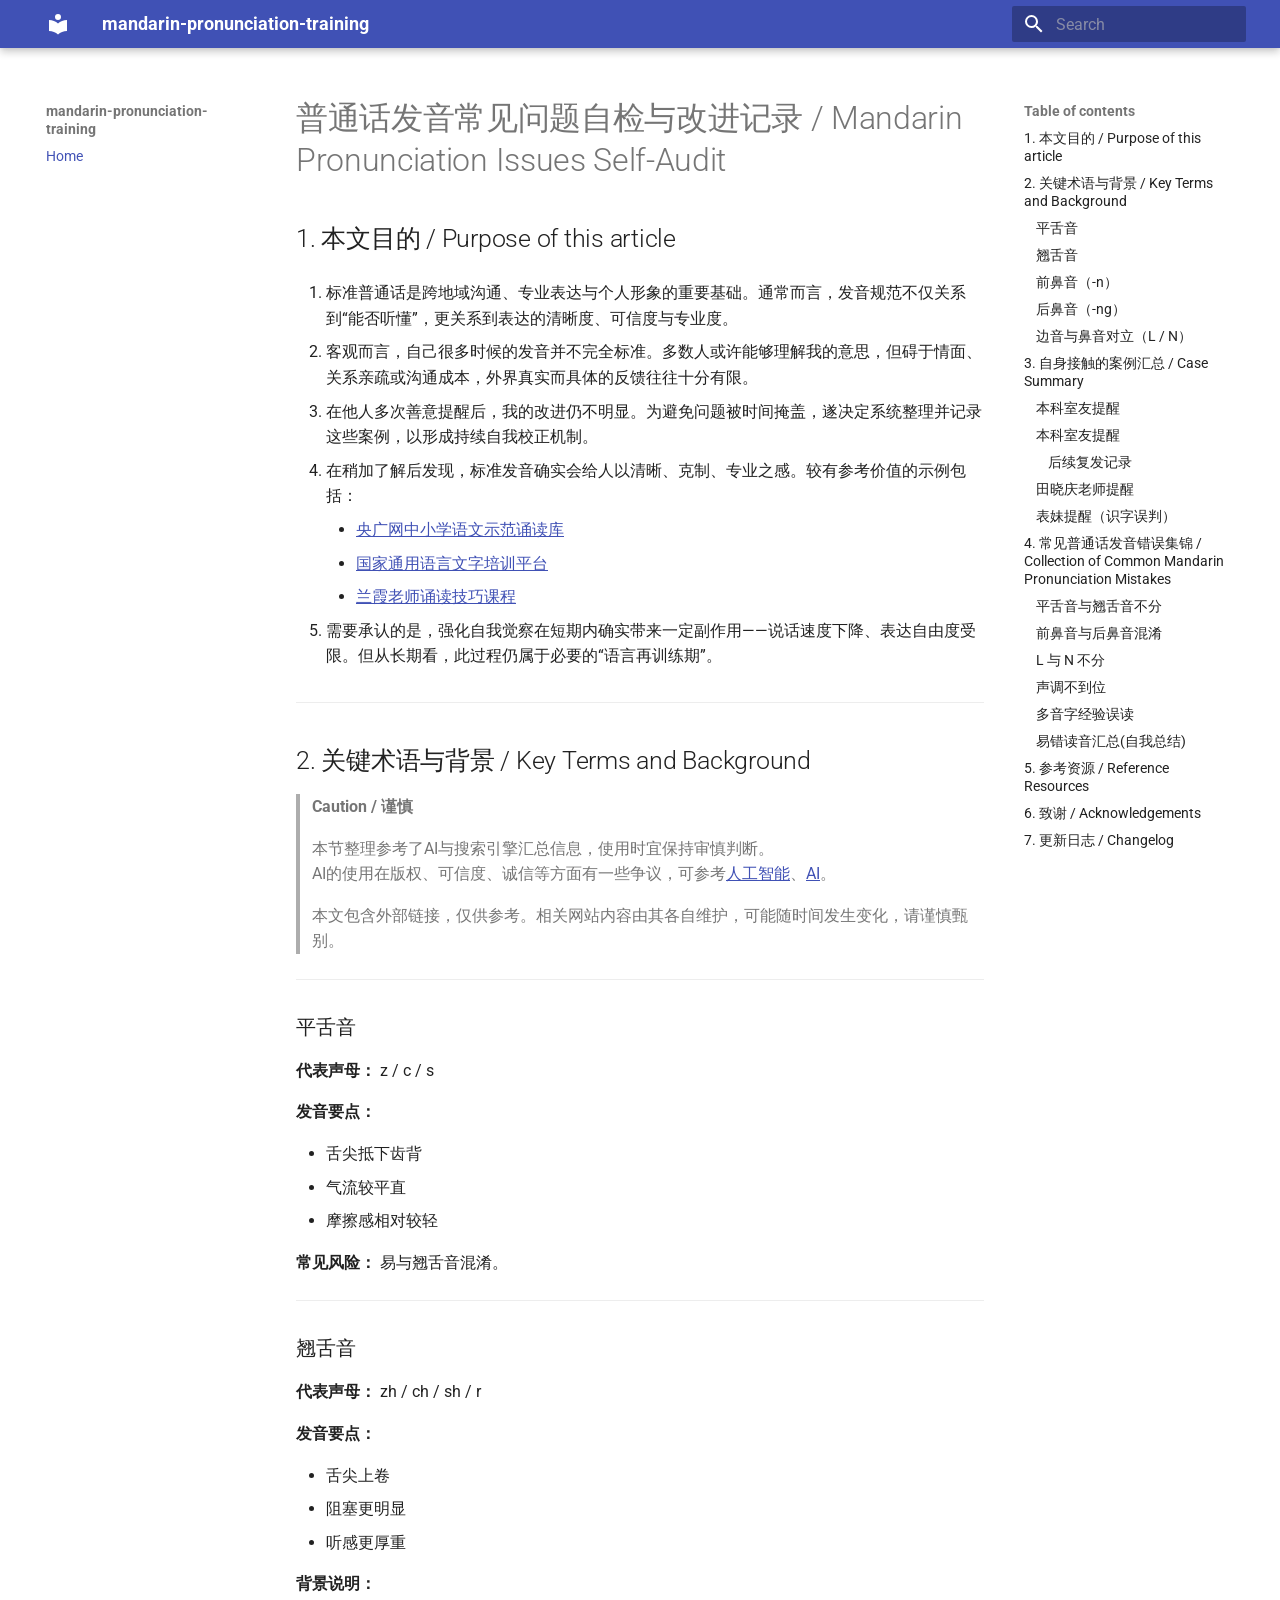
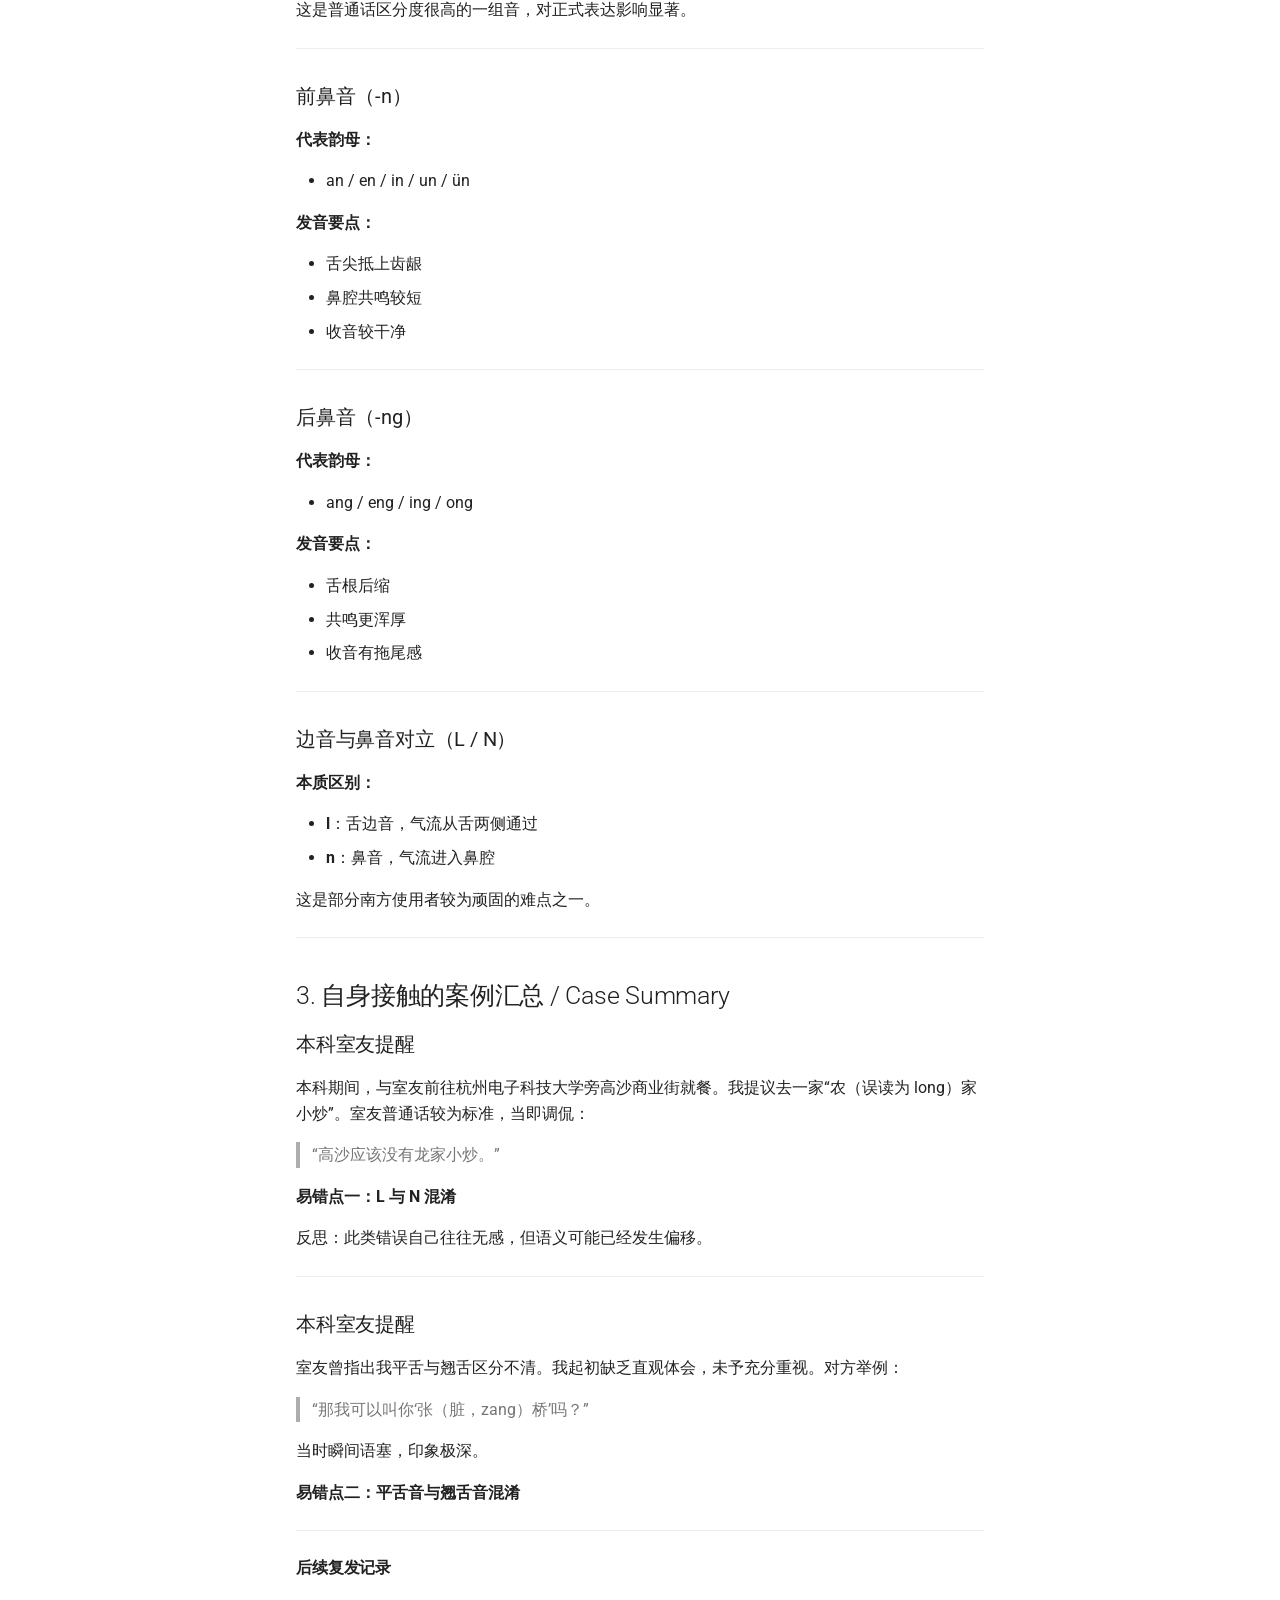
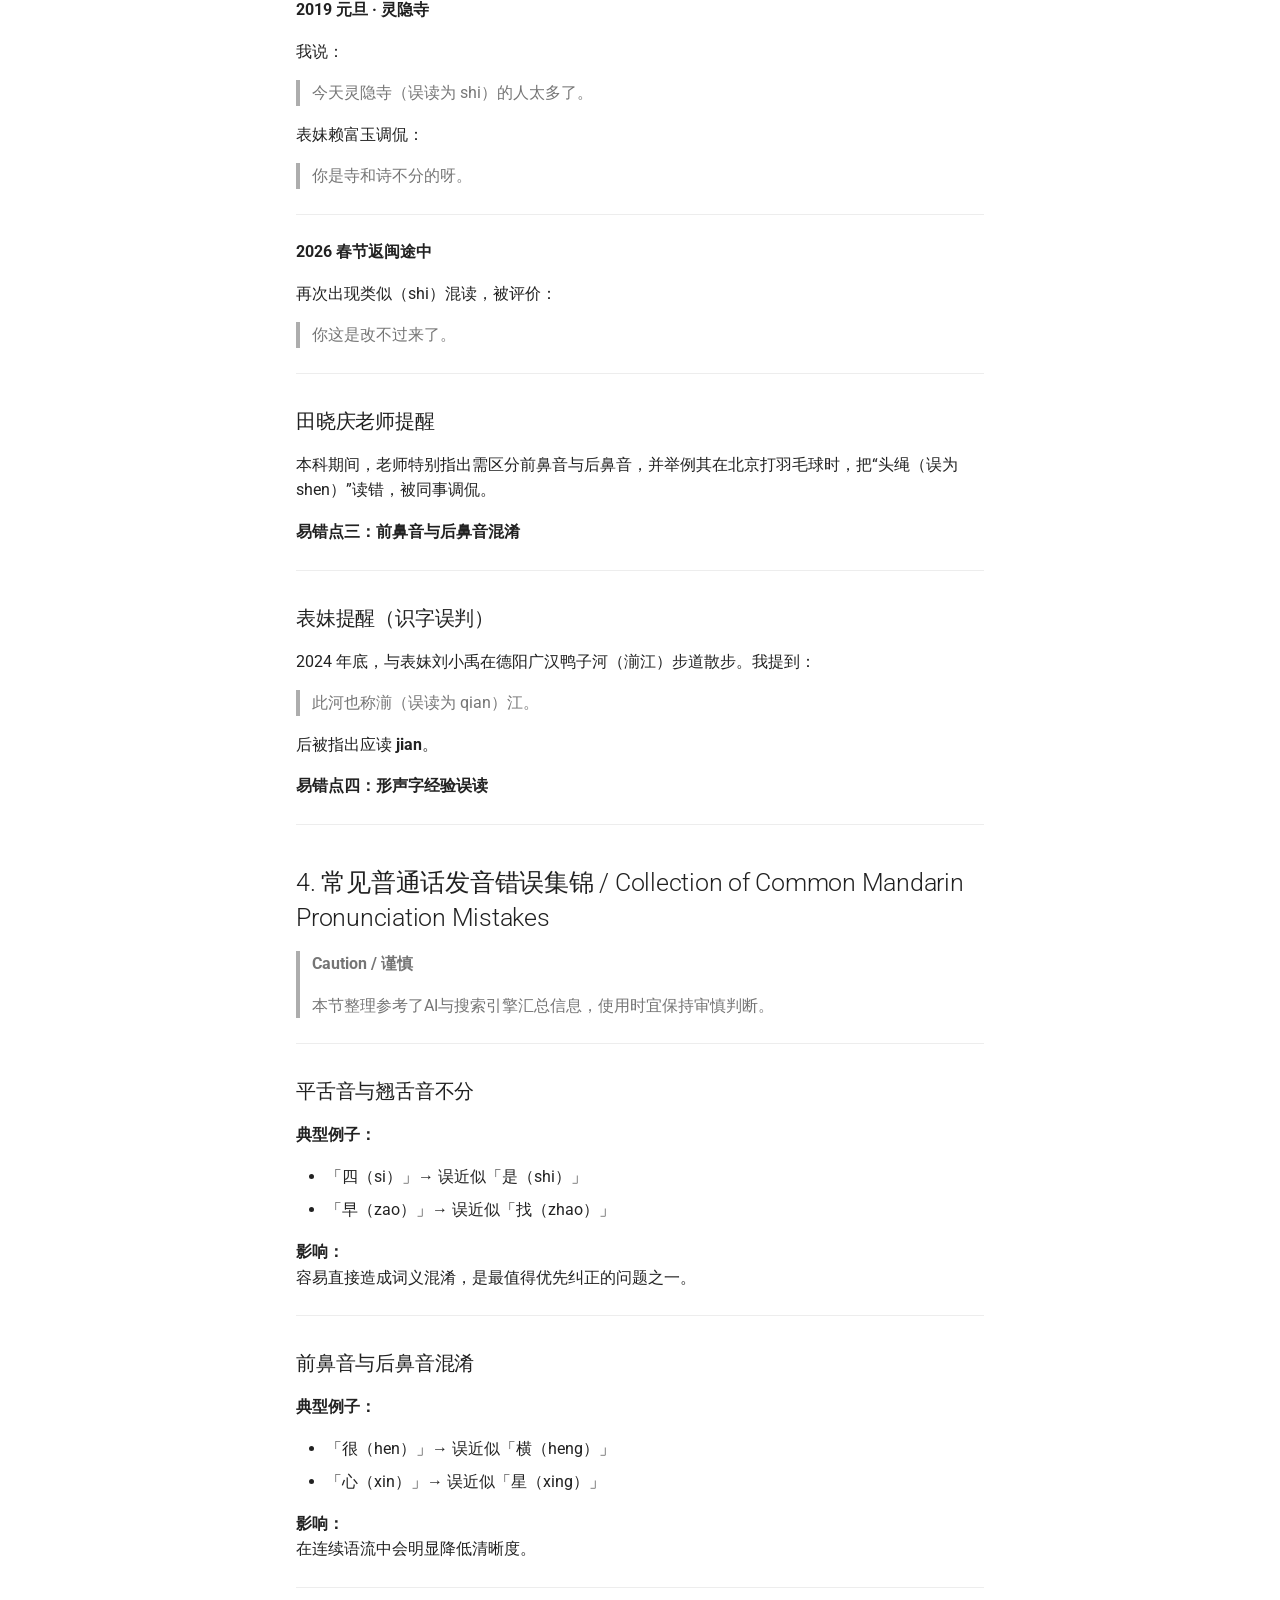
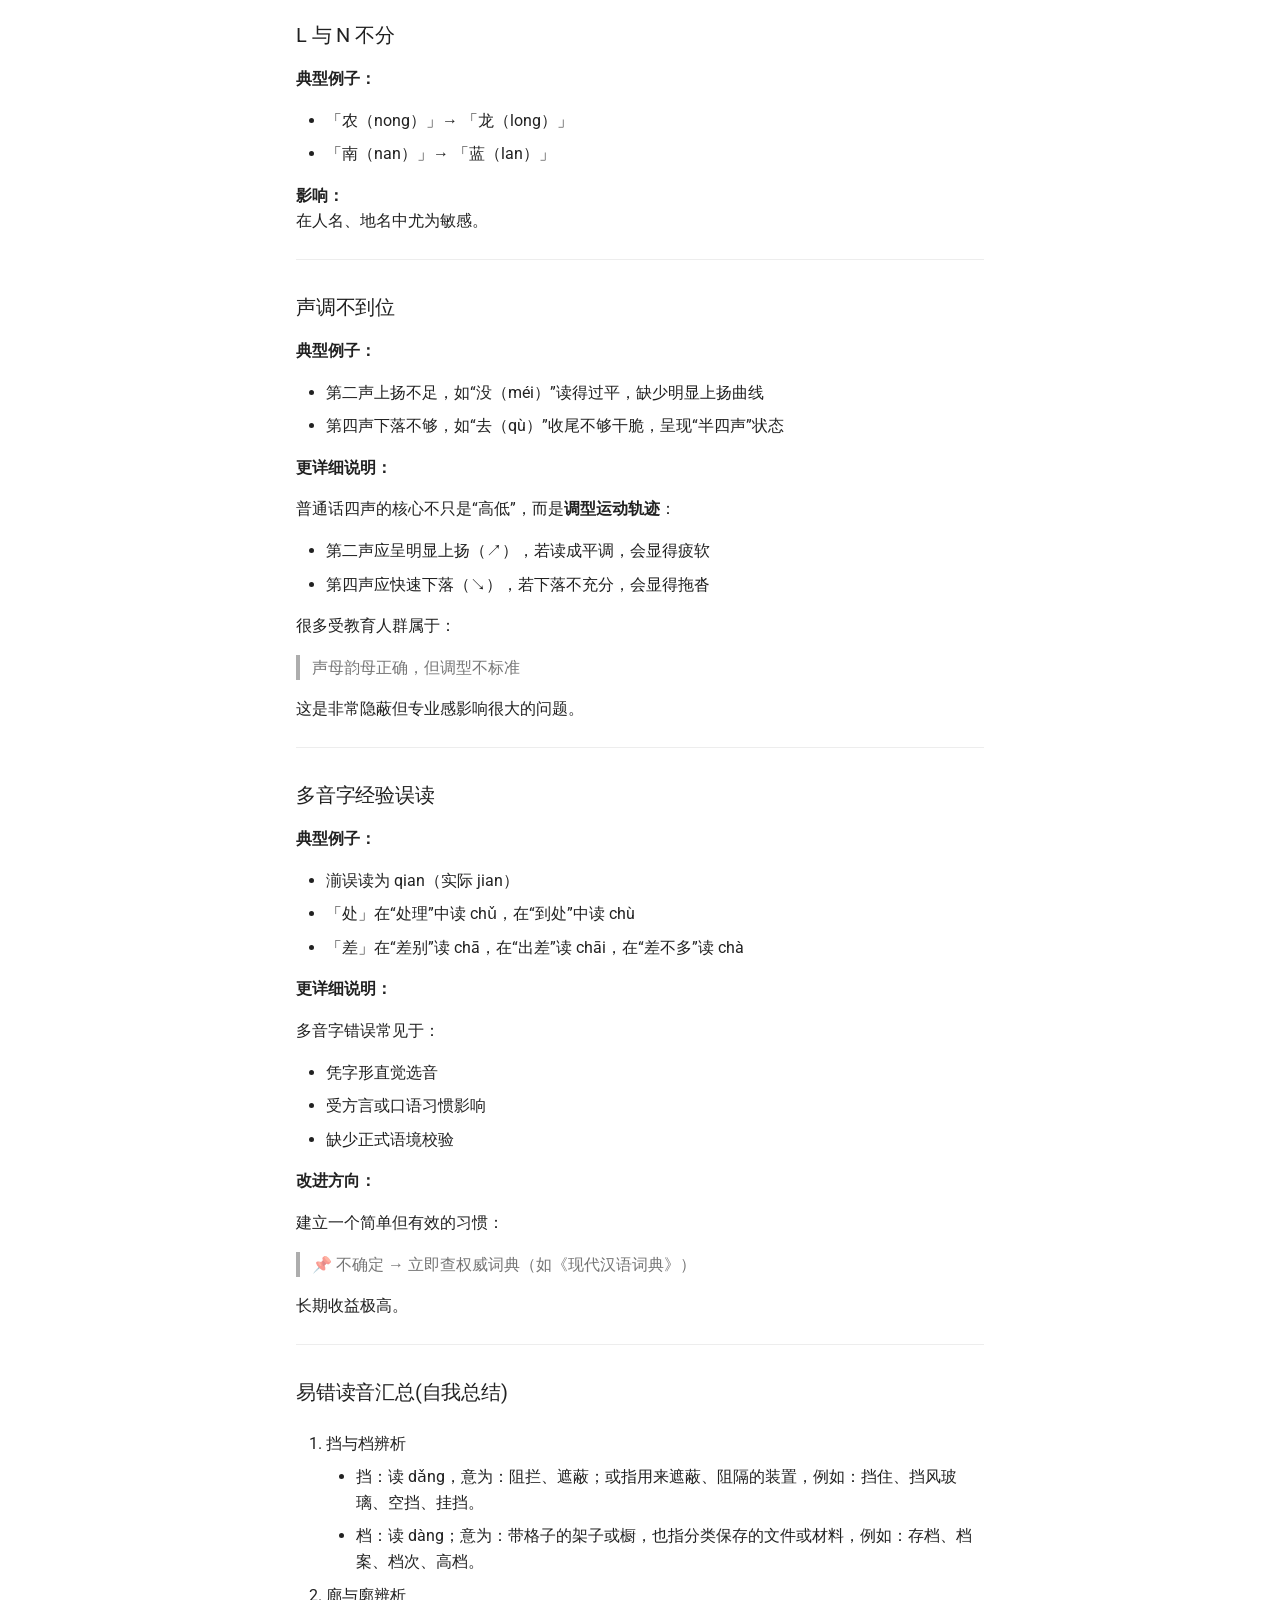
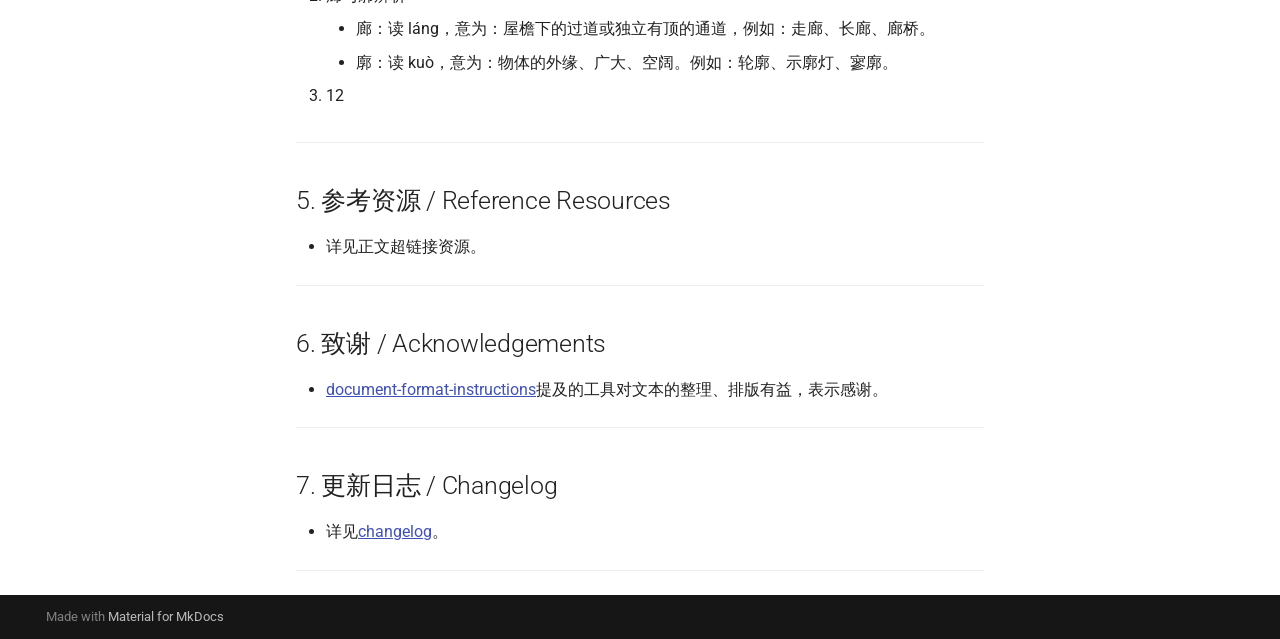
<file: index.html>
<!doctype html>
<html lang="en" class="no-js">
  <head>
    
      <meta charset="utf-8">
      <meta name="viewport" content="width=device-width,initial-scale=1">
      
      
      
        <link rel="canonical" href="https://bridgezhang123.github.io/mandarin-pronunciation-training/">
      
      
      
      
        
      
      
      <link rel="icon" href="assets/images/favicon.png">
      <meta name="generator" content="mkdocs-1.6.1, mkdocs-material-9.7.4">
    
    
      
        <title>mandarin-pronunciation-training</title>
      
    
    
      <link rel="stylesheet" href="assets/stylesheets/main.484c7ddc.min.css">
      
      


    
    
      
    
    
      
        
        
        <link rel="preconnect" href="https://fonts.gstatic.com" crossorigin>
        <link rel="stylesheet" href="https://fonts.googleapis.com/css?family=Roboto:300,300i,400,400i,700,700i%7CRoboto+Mono:400,400i,700,700i&display=fallback">
        <style>:root{--md-text-font:"Roboto";--md-code-font:"Roboto Mono"}</style>
      
    
    
      <link rel="stylesheet" href="stylesheets/extra.css">
    
    <script>__md_scope=new URL(".",location),__md_hash=e=>[...e].reduce(((e,_)=>(e<<5)-e+_.charCodeAt(0)),0),__md_get=(e,_=localStorage,t=__md_scope)=>JSON.parse(_.getItem(t.pathname+"."+e)),__md_set=(e,_,t=localStorage,a=__md_scope)=>{try{t.setItem(a.pathname+"."+e,JSON.stringify(_))}catch(e){}}</script>
    
      

    
    
  </head>
  
  
    <body dir="ltr">
  
    
    <input class="md-toggle" data-md-toggle="drawer" type="checkbox" id="__drawer" autocomplete="off">
    <input class="md-toggle" data-md-toggle="search" type="checkbox" id="__search" autocomplete="off">
    <label class="md-overlay" for="__drawer"></label>
    <div data-md-component="skip">
      
        
        <a href="#mandarin-pronunciation-issues-self-audit" class="md-skip">
          Skip to content
        </a>
      
    </div>
    <div data-md-component="announce">
      
    </div>
    
    
      

  

<header class="md-header md-header--shadow" data-md-component="header">
  <nav class="md-header__inner md-grid" aria-label="Header">
    <a href="." title="mandarin-pronunciation-training" class="md-header__button md-logo" aria-label="mandarin-pronunciation-training" data-md-component="logo">
      
  
  <svg xmlns="http://www.w3.org/2000/svg" viewBox="0 0 24 24"><path d="M12 8a3 3 0 0 0 3-3 3 3 0 0 0-3-3 3 3 0 0 0-3 3 3 3 0 0 0 3 3m0 3.54C9.64 9.35 6.5 8 3 8v11c3.5 0 6.64 1.35 9 3.54 2.36-2.19 5.5-3.54 9-3.54V8c-3.5 0-6.64 1.35-9 3.54"/></svg>

    </a>
    <label class="md-header__button md-icon" for="__drawer">
      
      <svg xmlns="http://www.w3.org/2000/svg" viewBox="0 0 24 24"><path d="M3 6h18v2H3zm0 5h18v2H3zm0 5h18v2H3z"/></svg>
    </label>
    <div class="md-header__title" data-md-component="header-title">
      <div class="md-header__ellipsis">
        <div class="md-header__topic">
          <span class="md-ellipsis">
            mandarin-pronunciation-training
          </span>
        </div>
        <div class="md-header__topic" data-md-component="header-topic">
          <span class="md-ellipsis">
            
              Home
            
          </span>
        </div>
      </div>
    </div>
    
    
      <script>var palette=__md_get("__palette");if(palette&&palette.color){if("(prefers-color-scheme)"===palette.color.media){var media=matchMedia("(prefers-color-scheme: light)"),input=document.querySelector(media.matches?"[data-md-color-media='(prefers-color-scheme: light)']":"[data-md-color-media='(prefers-color-scheme: dark)']");palette.color.media=input.getAttribute("data-md-color-media"),palette.color.scheme=input.getAttribute("data-md-color-scheme"),palette.color.primary=input.getAttribute("data-md-color-primary"),palette.color.accent=input.getAttribute("data-md-color-accent")}for(var[key,value]of Object.entries(palette.color))document.body.setAttribute("data-md-color-"+key,value)}</script>
    
    
    
      
      
        <label class="md-header__button md-icon" for="__search">
          
          <svg xmlns="http://www.w3.org/2000/svg" viewBox="0 0 24 24"><path d="M9.5 3A6.5 6.5 0 0 1 16 9.5c0 1.61-.59 3.09-1.56 4.23l.27.27h.79l5 5-1.5 1.5-5-5v-.79l-.27-.27A6.52 6.52 0 0 1 9.5 16 6.5 6.5 0 0 1 3 9.5 6.5 6.5 0 0 1 9.5 3m0 2C7 5 5 7 5 9.5S7 14 9.5 14 14 12 14 9.5 12 5 9.5 5"/></svg>
        </label>
        <div class="md-search" data-md-component="search" role="dialog">
  <label class="md-search__overlay" for="__search"></label>
  <div class="md-search__inner" role="search">
    <form class="md-search__form" name="search">
      <input type="text" class="md-search__input" name="query" aria-label="Search" placeholder="Search" autocapitalize="off" autocorrect="off" autocomplete="off" spellcheck="false" data-md-component="search-query" required>
      <label class="md-search__icon md-icon" for="__search">
        
        <svg xmlns="http://www.w3.org/2000/svg" viewBox="0 0 24 24"><path d="M9.5 3A6.5 6.5 0 0 1 16 9.5c0 1.61-.59 3.09-1.56 4.23l.27.27h.79l5 5-1.5 1.5-5-5v-.79l-.27-.27A6.52 6.52 0 0 1 9.5 16 6.5 6.5 0 0 1 3 9.5 6.5 6.5 0 0 1 9.5 3m0 2C7 5 5 7 5 9.5S7 14 9.5 14 14 12 14 9.5 12 5 9.5 5"/></svg>
        
        <svg xmlns="http://www.w3.org/2000/svg" viewBox="0 0 24 24"><path d="M20 11v2H8l5.5 5.5-1.42 1.42L4.16 12l7.92-7.92L13.5 5.5 8 11z"/></svg>
      </label>
      <nav class="md-search__options" aria-label="Search">
        
        <button type="reset" class="md-search__icon md-icon" title="Clear" aria-label="Clear" tabindex="-1">
          
          <svg xmlns="http://www.w3.org/2000/svg" viewBox="0 0 24 24"><path d="M19 6.41 17.59 5 12 10.59 6.41 5 5 6.41 10.59 12 5 17.59 6.41 19 12 13.41 17.59 19 19 17.59 13.41 12z"/></svg>
        </button>
      </nav>
      
    </form>
    <div class="md-search__output">
      <div class="md-search__scrollwrap" tabindex="0" data-md-scrollfix>
        <div class="md-search-result" data-md-component="search-result">
          <div class="md-search-result__meta">
            Initializing search
          </div>
          <ol class="md-search-result__list" role="presentation"></ol>
        </div>
      </div>
    </div>
  </div>
</div>
      
    
    
  </nav>
  
</header>
    
    <div class="md-container" data-md-component="container">
      
      
        
          
        
      
      <main class="md-main" data-md-component="main">
        <div class="md-main__inner md-grid">
          
            
              
              <div class="md-sidebar md-sidebar--primary" data-md-component="sidebar" data-md-type="navigation" >
                <div class="md-sidebar__scrollwrap">
                  <div class="md-sidebar__inner">
                    



<nav class="md-nav md-nav--primary" aria-label="Navigation" data-md-level="0">
  <label class="md-nav__title" for="__drawer">
    <a href="." title="mandarin-pronunciation-training" class="md-nav__button md-logo" aria-label="mandarin-pronunciation-training" data-md-component="logo">
      
  
  <svg xmlns="http://www.w3.org/2000/svg" viewBox="0 0 24 24"><path d="M12 8a3 3 0 0 0 3-3 3 3 0 0 0-3-3 3 3 0 0 0-3 3 3 3 0 0 0 3 3m0 3.54C9.64 9.35 6.5 8 3 8v11c3.5 0 6.64 1.35 9 3.54 2.36-2.19 5.5-3.54 9-3.54V8c-3.5 0-6.64 1.35-9 3.54"/></svg>

    </a>
    mandarin-pronunciation-training
  </label>
  
  <ul class="md-nav__list" data-md-scrollfix>
    
      
      
  
  
    
  
  
  
    <li class="md-nav__item md-nav__item--active">
      
      <input class="md-nav__toggle md-toggle" type="checkbox" id="__toc">
      
      
        
      
      
        <label class="md-nav__link md-nav__link--active" for="__toc">
          
  
  
  <span class="md-ellipsis">
    
  
    Home
  

    
  </span>
  
  

          <span class="md-nav__icon md-icon"></span>
        </label>
      
      <a href="." class="md-nav__link md-nav__link--active">
        
  
  
  <span class="md-ellipsis">
    
  
    Home
  

    
  </span>
  
  

      </a>
      
        

<nav class="md-nav md-nav--secondary" aria-label="Table of contents">
  
  
  
    
  
  
    <label class="md-nav__title" for="__toc">
      <span class="md-nav__icon md-icon"></span>
      Table of contents
    </label>
    <ul class="md-nav__list" data-md-component="toc" data-md-scrollfix>
      
        <li class="md-nav__item">
  <a href="#1-purpose-of-this-article" class="md-nav__link">
    <span class="md-ellipsis">
      
        1. 本文目的 / Purpose of this article
      
    </span>
  </a>
  
</li>
      
        <li class="md-nav__item">
  <a href="#2-key-terms-and-background" class="md-nav__link">
    <span class="md-ellipsis">
      
        2. 关键术语与背景 / Key Terms and Background
      
    </span>
  </a>
  
    <nav class="md-nav" aria-label="2. 关键术语与背景 / Key Terms and Background">
      <ul class="md-nav__list">
        
          <li class="md-nav__item">
  <a href="#_1" class="md-nav__link">
    <span class="md-ellipsis">
      
        平舌音
      
    </span>
  </a>
  
</li>
        
          <li class="md-nav__item">
  <a href="#_2" class="md-nav__link">
    <span class="md-ellipsis">
      
        翘舌音
      
    </span>
  </a>
  
</li>
        
          <li class="md-nav__item">
  <a href="#-n" class="md-nav__link">
    <span class="md-ellipsis">
      
        前鼻音（-n）
      
    </span>
  </a>
  
</li>
        
          <li class="md-nav__item">
  <a href="#-ng" class="md-nav__link">
    <span class="md-ellipsis">
      
        后鼻音（-ng）
      
    </span>
  </a>
  
</li>
        
          <li class="md-nav__item">
  <a href="#l-n" class="md-nav__link">
    <span class="md-ellipsis">
      
        边音与鼻音对立（L / N）
      
    </span>
  </a>
  
</li>
        
      </ul>
    </nav>
  
</li>
      
        <li class="md-nav__item">
  <a href="#3-case-summary" class="md-nav__link">
    <span class="md-ellipsis">
      
        3. 自身接触的案例汇总 / Case Summary
      
    </span>
  </a>
  
    <nav class="md-nav" aria-label="3. 自身接触的案例汇总 / Case Summary">
      <ul class="md-nav__list">
        
          <li class="md-nav__item">
  <a href="#_3" class="md-nav__link">
    <span class="md-ellipsis">
      
        本科室友提醒
      
    </span>
  </a>
  
</li>
        
          <li class="md-nav__item">
  <a href="#_4" class="md-nav__link">
    <span class="md-ellipsis">
      
        本科室友提醒
      
    </span>
  </a>
  
    <nav class="md-nav" aria-label="本科室友提醒">
      <ul class="md-nav__list">
        
          <li class="md-nav__item">
  <a href="#_5" class="md-nav__link">
    <span class="md-ellipsis">
      
        后续复发记录
      
    </span>
  </a>
  
</li>
        
      </ul>
    </nav>
  
</li>
        
          <li class="md-nav__item">
  <a href="#_6" class="md-nav__link">
    <span class="md-ellipsis">
      
        田晓庆老师提醒
      
    </span>
  </a>
  
</li>
        
          <li class="md-nav__item">
  <a href="#_7" class="md-nav__link">
    <span class="md-ellipsis">
      
        表妹提醒（识字误判）
      
    </span>
  </a>
  
</li>
        
      </ul>
    </nav>
  
</li>
      
        <li class="md-nav__item">
  <a href="#4-collection-of-common-mandarin-pronunciation-mistakes" class="md-nav__link">
    <span class="md-ellipsis">
      
        4. 常见普通话发音错误集锦 / Collection of Common Mandarin Pronunciation Mistakes
      
    </span>
  </a>
  
    <nav class="md-nav" aria-label="4. 常见普通话发音错误集锦 / Collection of Common Mandarin Pronunciation Mistakes">
      <ul class="md-nav__list">
        
          <li class="md-nav__item">
  <a href="#_8" class="md-nav__link">
    <span class="md-ellipsis">
      
        平舌音与翘舌音不分
      
    </span>
  </a>
  
</li>
        
          <li class="md-nav__item">
  <a href="#_9" class="md-nav__link">
    <span class="md-ellipsis">
      
        前鼻音与后鼻音混淆
      
    </span>
  </a>
  
</li>
        
          <li class="md-nav__item">
  <a href="#l-n_1" class="md-nav__link">
    <span class="md-ellipsis">
      
        L 与 N 不分
      
    </span>
  </a>
  
</li>
        
          <li class="md-nav__item">
  <a href="#_10" class="md-nav__link">
    <span class="md-ellipsis">
      
        声调不到位
      
    </span>
  </a>
  
</li>
        
          <li class="md-nav__item">
  <a href="#_11" class="md-nav__link">
    <span class="md-ellipsis">
      
        多音字经验误读
      
    </span>
  </a>
  
</li>
        
          <li class="md-nav__item">
  <a href="#_12" class="md-nav__link">
    <span class="md-ellipsis">
      
        易错读音汇总(自我总结)
      
    </span>
  </a>
  
</li>
        
      </ul>
    </nav>
  
</li>
      
        <li class="md-nav__item">
  <a href="#5-reference-resources" class="md-nav__link">
    <span class="md-ellipsis">
      
        5. 参考资源 / Reference Resources
      
    </span>
  </a>
  
</li>
      
        <li class="md-nav__item">
  <a href="#6-acknowledgements" class="md-nav__link">
    <span class="md-ellipsis">
      
        6. 致谢 / Acknowledgements
      
    </span>
  </a>
  
</li>
      
        <li class="md-nav__item">
  <a href="#7-changelog" class="md-nav__link">
    <span class="md-ellipsis">
      
        7. 更新日志 / Changelog
      
    </span>
  </a>
  
</li>
      
    </ul>
  
</nav>
      
    </li>
  

    
  </ul>
</nav>
                  </div>
                </div>
              </div>
            
            
              
              <div class="md-sidebar md-sidebar--secondary" data-md-component="sidebar" data-md-type="toc" >
                <div class="md-sidebar__scrollwrap">
                  <div class="md-sidebar__inner">
                    

<nav class="md-nav md-nav--secondary" aria-label="Table of contents">
  
  
  
    
  
  
    <label class="md-nav__title" for="__toc">
      <span class="md-nav__icon md-icon"></span>
      Table of contents
    </label>
    <ul class="md-nav__list" data-md-component="toc" data-md-scrollfix>
      
        <li class="md-nav__item">
  <a href="#1-purpose-of-this-article" class="md-nav__link">
    <span class="md-ellipsis">
      
        1. 本文目的 / Purpose of this article
      
    </span>
  </a>
  
</li>
      
        <li class="md-nav__item">
  <a href="#2-key-terms-and-background" class="md-nav__link">
    <span class="md-ellipsis">
      
        2. 关键术语与背景 / Key Terms and Background
      
    </span>
  </a>
  
    <nav class="md-nav" aria-label="2. 关键术语与背景 / Key Terms and Background">
      <ul class="md-nav__list">
        
          <li class="md-nav__item">
  <a href="#_1" class="md-nav__link">
    <span class="md-ellipsis">
      
        平舌音
      
    </span>
  </a>
  
</li>
        
          <li class="md-nav__item">
  <a href="#_2" class="md-nav__link">
    <span class="md-ellipsis">
      
        翘舌音
      
    </span>
  </a>
  
</li>
        
          <li class="md-nav__item">
  <a href="#-n" class="md-nav__link">
    <span class="md-ellipsis">
      
        前鼻音（-n）
      
    </span>
  </a>
  
</li>
        
          <li class="md-nav__item">
  <a href="#-ng" class="md-nav__link">
    <span class="md-ellipsis">
      
        后鼻音（-ng）
      
    </span>
  </a>
  
</li>
        
          <li class="md-nav__item">
  <a href="#l-n" class="md-nav__link">
    <span class="md-ellipsis">
      
        边音与鼻音对立（L / N）
      
    </span>
  </a>
  
</li>
        
      </ul>
    </nav>
  
</li>
      
        <li class="md-nav__item">
  <a href="#3-case-summary" class="md-nav__link">
    <span class="md-ellipsis">
      
        3. 自身接触的案例汇总 / Case Summary
      
    </span>
  </a>
  
    <nav class="md-nav" aria-label="3. 自身接触的案例汇总 / Case Summary">
      <ul class="md-nav__list">
        
          <li class="md-nav__item">
  <a href="#_3" class="md-nav__link">
    <span class="md-ellipsis">
      
        本科室友提醒
      
    </span>
  </a>
  
</li>
        
          <li class="md-nav__item">
  <a href="#_4" class="md-nav__link">
    <span class="md-ellipsis">
      
        本科室友提醒
      
    </span>
  </a>
  
    <nav class="md-nav" aria-label="本科室友提醒">
      <ul class="md-nav__list">
        
          <li class="md-nav__item">
  <a href="#_5" class="md-nav__link">
    <span class="md-ellipsis">
      
        后续复发记录
      
    </span>
  </a>
  
</li>
        
      </ul>
    </nav>
  
</li>
        
          <li class="md-nav__item">
  <a href="#_6" class="md-nav__link">
    <span class="md-ellipsis">
      
        田晓庆老师提醒
      
    </span>
  </a>
  
</li>
        
          <li class="md-nav__item">
  <a href="#_7" class="md-nav__link">
    <span class="md-ellipsis">
      
        表妹提醒（识字误判）
      
    </span>
  </a>
  
</li>
        
      </ul>
    </nav>
  
</li>
      
        <li class="md-nav__item">
  <a href="#4-collection-of-common-mandarin-pronunciation-mistakes" class="md-nav__link">
    <span class="md-ellipsis">
      
        4. 常见普通话发音错误集锦 / Collection of Common Mandarin Pronunciation Mistakes
      
    </span>
  </a>
  
    <nav class="md-nav" aria-label="4. 常见普通话发音错误集锦 / Collection of Common Mandarin Pronunciation Mistakes">
      <ul class="md-nav__list">
        
          <li class="md-nav__item">
  <a href="#_8" class="md-nav__link">
    <span class="md-ellipsis">
      
        平舌音与翘舌音不分
      
    </span>
  </a>
  
</li>
        
          <li class="md-nav__item">
  <a href="#_9" class="md-nav__link">
    <span class="md-ellipsis">
      
        前鼻音与后鼻音混淆
      
    </span>
  </a>
  
</li>
        
          <li class="md-nav__item">
  <a href="#l-n_1" class="md-nav__link">
    <span class="md-ellipsis">
      
        L 与 N 不分
      
    </span>
  </a>
  
</li>
        
          <li class="md-nav__item">
  <a href="#_10" class="md-nav__link">
    <span class="md-ellipsis">
      
        声调不到位
      
    </span>
  </a>
  
</li>
        
          <li class="md-nav__item">
  <a href="#_11" class="md-nav__link">
    <span class="md-ellipsis">
      
        多音字经验误读
      
    </span>
  </a>
  
</li>
        
          <li class="md-nav__item">
  <a href="#_12" class="md-nav__link">
    <span class="md-ellipsis">
      
        易错读音汇总(自我总结)
      
    </span>
  </a>
  
</li>
        
      </ul>
    </nav>
  
</li>
      
        <li class="md-nav__item">
  <a href="#5-reference-resources" class="md-nav__link">
    <span class="md-ellipsis">
      
        5. 参考资源 / Reference Resources
      
    </span>
  </a>
  
</li>
      
        <li class="md-nav__item">
  <a href="#6-acknowledgements" class="md-nav__link">
    <span class="md-ellipsis">
      
        6. 致谢 / Acknowledgements
      
    </span>
  </a>
  
</li>
      
        <li class="md-nav__item">
  <a href="#7-changelog" class="md-nav__link">
    <span class="md-ellipsis">
      
        7. 更新日志 / Changelog
      
    </span>
  </a>
  
</li>
      
    </ul>
  
</nav>
                  </div>
                </div>
              </div>
            
          
          
            <div class="md-content" data-md-component="content">
              
              <article class="md-content__inner md-typeset">
                
                  



<h1 id="mandarin-pronunciation-issues-self-audit">普通话发音常见问题自检与改进记录 / Mandarin Pronunciation Issues Self-Audit</h1>
<h2 id="1-purpose-of-this-article">1. 本文目的 / Purpose of this article</h2>
<ol>
<li>
<p>标准普通话是跨地域沟通、专业表达与个人形象的重要基础。通常而言，发音规范不仅关系到“能否听懂”，更关系到表达的清晰度、可信度与专业度。</p>
</li>
<li>
<p>客观而言，自己很多时候的发音并不完全标准。多数人或许能够理解我的意思，但碍于情面、关系亲疏或沟通成本，外界真实而具体的反馈往往十分有限。</p>
</li>
<li>
<p>在他人多次善意提醒后，我的改进仍不明显。为避免问题被时间掩盖，遂决定系统整理并记录这些案例，以形成持续自我校正机制。</p>
</li>
<li>
<p>在稍加了解后发现，标准发音确实会给人以清晰、克制、专业之感。较有参考价值的示例包括：</p>
<ul>
<li><a href="http://edu.cnr.cn/eduzt/ywkwsfsd/">央广网中小学语文示范诵读库</a></li>
<li><a href="https://www.enaea.edu.cn/tyypx/">国家通用语言文字培训平台</a></li>
<li><a href="https://study.enaea.edu.cn/thirdPlatform/viewCourse?platformId=36a9b67fd76b45daca9d07350580137d&amp;code=mx8oWDJQf%2BU0JVWKdoJcSW6toIEajQqQI8EylT7OQeifysYYX0Vpz%2F7xV2M8h2KbKYwjgVMKXxT1BeQZbidK0ai4bhVZ3woSkJn%2BgqEoW9nj4HoUWURhud67RqQCha8foOqnss2QEQQLBXyfpeb4axqfqIsSp9PhOPMcBds%2Fp4hqiMnj%2B%2FWB3JkBiiQVnZhUAmJtiMXYIcq9cxVZBVyH83Bt3uEnYQuMLf8Wcpq5Rh9RUbrKDel98pSF%2Frpz6WsTjcHIrJ1QbaBk4EMu9jJsrEq44OFb%2F%2FVm3ONuxO017ise5UNxEB1TYrb7ZsDdsCz7IoYqEZ%2BkNrvBYC1Memee4g%3D%3D">兰霞老师诵读技巧课程</a></li>
</ul>
</li>
<li>
<p>需要承认的是，强化自我觉察在短期内确实带来一定副作用——说话速度下降、表达自由度受限。但从长期看，此过程仍属于必要的“语言再训练期”。</p>
</li>
</ol>
<hr />
<h2 id="2-key-terms-and-background">2. 关键术语与背景 / Key Terms and Background</h2>
<blockquote>
<p><strong>Caution / 谨慎</strong></p>
<p>本节整理参考了AI与搜索引擎汇总信息，使用时宜保持审慎判断。<br />
AI的使用在版权、可信度、诚信等方面有一些争议，可参考<a href="https://baike.baidu.com/item/%E4%BA%BA%E5%B7%A5%E6%99%BA%E8%83%BD/9180">人工智能</a>、<a href="https://en.wikipedia.org/wiki/Artificial_intelligence">AI</a>。</p>
<p>本文包含外部链接，仅供参考。相关网站内容由其各自维护，可能随时间发生变化，请谨慎甄别。</p>
</blockquote>
<hr />
<h3 id="_1">平舌音</h3>
<p><strong>代表声母：</strong> z / c / s  </p>
<p><strong>发音要点：</strong></p>
<ul>
<li>舌尖抵下齿背  </li>
<li>气流较平直  </li>
<li>摩擦感相对较轻  </li>
</ul>
<p><strong>常见风险：</strong> 易与翘舌音混淆。</p>
<hr />
<h3 id="_2">翘舌音</h3>
<p><strong>代表声母：</strong> zh / ch / sh / r  </p>
<p><strong>发音要点：</strong></p>
<ul>
<li>舌尖上卷  </li>
<li>阻塞更明显  </li>
<li>听感更厚重  </li>
</ul>
<p><strong>背景说明：</strong><br />
这是普通话区分度很高的一组音，对正式表达影响显著。</p>
<hr />
<h3 id="-n">前鼻音（-n）</h3>
<p><strong>代表韵母：</strong></p>
<ul>
<li>an / en / in / un / ün  </li>
</ul>
<p><strong>发音要点：</strong></p>
<ul>
<li>舌尖抵上齿龈  </li>
<li>鼻腔共鸣较短  </li>
<li>收音较干净  </li>
</ul>
<hr />
<h3 id="-ng">后鼻音（-ng）</h3>
<p><strong>代表韵母：</strong></p>
<ul>
<li>ang / eng / ing / ong  </li>
</ul>
<p><strong>发音要点：</strong></p>
<ul>
<li>舌根后缩  </li>
<li>共鸣更浑厚  </li>
<li>收音有拖尾感  </li>
</ul>
<hr />
<h3 id="l-n">边音与鼻音对立（L / N）</h3>
<p><strong>本质区别：</strong></p>
<ul>
<li><strong>l</strong>：舌边音，气流从舌两侧通过  </li>
<li><strong>n</strong>：鼻音，气流进入鼻腔  </li>
</ul>
<p>这是部分南方使用者较为顽固的难点之一。</p>
<hr />
<h2 id="3-case-summary">3. 自身接触的案例汇总 / Case Summary</h2>
<h3 id="_3">本科室友提醒</h3>
<p>本科期间，与室友前往杭州电子科技大学旁高沙商业街就餐。我提议去一家“农（误读为 long）家小炒”。室友普通话较为标准，当即调侃：</p>
<blockquote>
<p>“高沙应该没有龙家小炒。”</p>
</blockquote>
<p><strong>易错点一：L 与 N 混淆</strong></p>
<p>反思：此类错误自己往往无感，但语义可能已经发生偏移。</p>
<hr />
<h3 id="_4">本科室友提醒</h3>
<p>室友曾指出我平舌与翘舌区分不清。我起初缺乏直观体会，未予充分重视。对方举例：</p>
<blockquote>
<p>“那我可以叫你‘张（脏，zang）桥’吗？”</p>
</blockquote>
<p>当时瞬间语塞，印象极深。</p>
<p><strong>易错点二：平舌音与翘舌音混淆</strong></p>
<hr />
<h4 id="_5">后续复发记录</h4>
<p><strong>2019 元旦 · 灵隐寺</strong></p>
<p>我说：</p>
<blockquote>
<p>今天灵隐寺（误读为 shi）的人太多了。</p>
</blockquote>
<p>表妹赖富玉调侃：</p>
<blockquote>
<p>你是寺和诗不分的呀。</p>
</blockquote>
<hr />
<p><strong>2026 春节返闽途中</strong></p>
<p>再次出现类似（shi）混读，被评价：</p>
<blockquote>
<p>你这是改不过来了。</p>
</blockquote>
<hr />
<h3 id="_6">田晓庆老师提醒</h3>
<p>本科期间，老师特别指出需区分前鼻音与后鼻音，并举例其在北京打羽毛球时，把“头绳（误为 shen）”读错，被同事调侃。</p>
<p><strong>易错点三：前鼻音与后鼻音混淆</strong></p>
<hr />
<h3 id="_7">表妹提醒（识字误判）</h3>
<p>2024 年底，与表妹刘小禹在德阳广汉鸭子河（湔江）步道散步。我提到：</p>
<blockquote>
<p>此河也称湔（误读为 qian）江。</p>
</blockquote>
<p>后被指出应读 <strong>jian</strong>。</p>
<p><strong>易错点四：形声字经验误读</strong></p>
<hr />
<h2 id="4-collection-of-common-mandarin-pronunciation-mistakes">4. 常见普通话发音错误集锦 / Collection of Common Mandarin Pronunciation Mistakes</h2>
<blockquote>
<p><strong>Caution / 谨慎</strong></p>
<p>本节整理参考了AI与搜索引擎汇总信息，使用时宜保持审慎判断。</p>
</blockquote>
<hr />
<h3 id="_8">平舌音与翘舌音不分</h3>
<p><strong>典型例子：</strong></p>
<ul>
<li>「四（si）」→ 误近似「是（shi）」  </li>
<li>「早（zao）」→ 误近似「找（zhao）」</li>
</ul>
<p><strong>影响：</strong><br />
容易直接造成词义混淆，是最值得优先纠正的问题之一。</p>
<hr />
<h3 id="_9">前鼻音与后鼻音混淆</h3>
<p><strong>典型例子：</strong></p>
<ul>
<li>「很（hen）」→ 误近似「横（heng）」  </li>
<li>「心（xin）」→ 误近似「星（xing）」</li>
</ul>
<p><strong>影响：</strong><br />
在连续语流中会明显降低清晰度。</p>
<hr />
<h3 id="l-n_1">L 与 N 不分</h3>
<p><strong>典型例子：</strong></p>
<ul>
<li>「农（nong）」→ 「龙（long）」  </li>
<li>「南（nan）」→ 「蓝（lan）」</li>
</ul>
<p><strong>影响：</strong><br />
在人名、地名中尤为敏感。</p>
<hr />
<h3 id="_10">声调不到位</h3>
<p><strong>典型例子：</strong></p>
<ul>
<li>第二声上扬不足，如“没（méi）”读得过平，缺少明显上扬曲线  </li>
<li>第四声下落不够，如“去（qù）”收尾不够干脆，呈现“半四声”状态  </li>
</ul>
<p><strong>更详细说明：</strong></p>
<p>普通话四声的核心不只是“高低”，而是<strong>调型运动轨迹</strong>：</p>
<ul>
<li>第二声应呈明显上扬（↗），若读成平调，会显得疲软  </li>
<li>第四声应快速下落（↘），若下落不充分，会显得拖沓  </li>
</ul>
<p>很多受教育人群属于：</p>
<blockquote>
<p>声母韵母正确，但调型不标准</p>
</blockquote>
<p>这是非常隐蔽但专业感影响很大的问题。</p>
<hr />
<h3 id="_11">多音字经验误读</h3>
<p><strong>典型例子：</strong></p>
<ul>
<li>湔误读为 qian（实际 jian）  </li>
<li>「处」在“处理”中读 chǔ，在“到处”中读 chù  </li>
<li>「差」在“差别”读 chā，在“出差”读 chāi，在“差不多”读 chà  </li>
</ul>
<p><strong>更详细说明：</strong></p>
<p>多音字错误常见于：</p>
<ul>
<li>凭字形直觉选音  </li>
<li>受方言或口语习惯影响  </li>
<li>缺少正式语境校验  </li>
</ul>
<p><strong>改进方向：</strong></p>
<p>建立一个简单但有效的习惯：</p>
<blockquote>
<p>📌 不确定 → 立即查权威词典（如《现代汉语词典》）</p>
</blockquote>
<p>长期收益极高。</p>
<hr />
<h3 id="_12">易错读音汇总(自我总结)</h3>
<ol>
<li>
<p>挡与档辨析</p>
<ul>
<li>挡：读 dǎng，意为：阻拦、遮蔽；或指用来遮蔽、阻隔的装置，例如：挡住、挡风玻璃、空挡、挂挡。</li>
<li>档：读 dàng；意为：带格子的架子或橱，也指分类保存的文件或材料，例如：存档、档案、档次、高档。</li>
</ul>
</li>
<li>
<p>廊与廓辨析</p>
<ul>
<li>廊：读 láng，意为：屋檐下的过道或独立有顶的通道，例如：走廊、长廊、廊桥。</li>
<li>廓：读 kuò，意为：物体的外缘、广大、空阔。例如：轮廓、示廓灯、寥廓。</li>
</ul>
</li>
<li>
<p>12</p>
</li>
</ol>
<hr />
<h2 id="5-reference-resources">5. 参考资源 / Reference Resources</h2>
<ul>
<li>详见正文超链接资源。</li>
</ul>
<hr />
<h2 id="6-acknowledgements">6. 致谢 / Acknowledgements</h2>
<ul>
<li><a href="document-format-instructions/">document-format-instructions</a>提及的工具对文本的整理、排版有益，表示感谢。</li>
</ul>
<hr />
<h2 id="7-changelog">7. 更新日志 / Changelog</h2>
<ul>
<li>详见<a href="changelog/">changelog</a>。</li>
</ul>
<hr />












                
              </article>
            </div>
          
          
<script>var target=document.getElementById(location.hash.slice(1));target&&target.name&&(target.checked=target.name.startsWith("__tabbed_"))</script>
        </div>
        
      </main>
      
        <footer class="md-footer">
  
  <div class="md-footer-meta md-typeset">
    <div class="md-footer-meta__inner md-grid">
      <div class="md-copyright">
  
  
    Made with
    <a href="https://squidfunk.github.io/mkdocs-material/" target="_blank" rel="noopener">
      Material for MkDocs
    </a>
  
</div>
      
    </div>
  </div>
</footer>
      
    </div>
    <div class="md-dialog" data-md-component="dialog">
      <div class="md-dialog__inner md-typeset"></div>
    </div>
    
    
    
      
      
      <script id="__config" type="application/json">{"annotate": null, "base": ".", "features": [], "search": "assets/javascripts/workers/search.2c215733.min.js", "tags": null, "translations": {"clipboard.copied": "Copied to clipboard", "clipboard.copy": "Copy to clipboard", "search.result.more.one": "1 more on this page", "search.result.more.other": "# more on this page", "search.result.none": "No matching documents", "search.result.one": "1 matching document", "search.result.other": "# matching documents", "search.result.placeholder": "Type to start searching", "search.result.term.missing": "Missing", "select.version": "Select version"}, "version": null}</script>
    
    
      <script src="assets/javascripts/bundle.79ae519e.min.js"></script>
      
    
  </body>
</html>
</file>
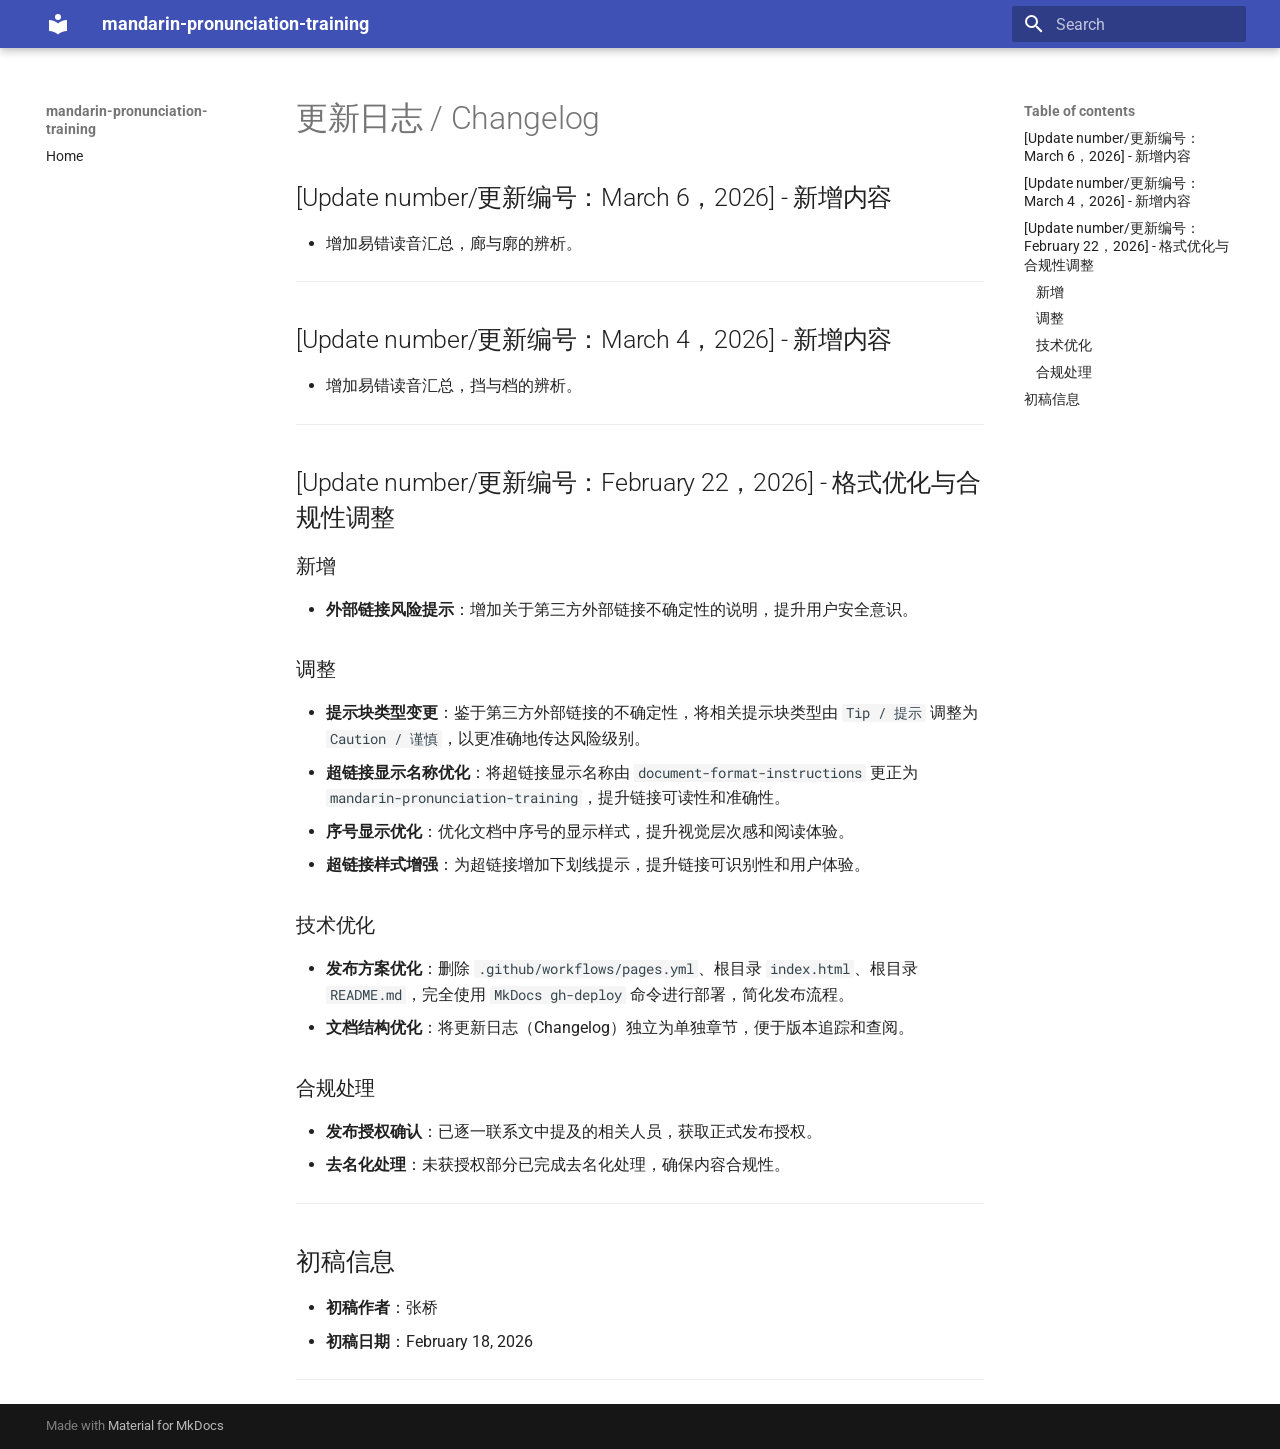
<file: changelog/index.html>
<!doctype html>
<html lang="en" class="no-js">
  <head>
    
      <meta charset="utf-8">
      <meta name="viewport" content="width=device-width,initial-scale=1">
      
      
      
        <link rel="canonical" href="https://bridgezhang123.github.io/mandarin-pronunciation-training/changelog/">
      
      
      
      
        
      
      
      <link rel="icon" href="../assets/images/favicon.png">
      <meta name="generator" content="mkdocs-1.6.1, mkdocs-material-9.7.4">
    
    
      
        <title>更新日志 / Changelog - mandarin-pronunciation-training</title>
      
    
    
      <link rel="stylesheet" href="../assets/stylesheets/main.484c7ddc.min.css">
      
      


    
    
      
    
    
      
        
        
        <link rel="preconnect" href="https://fonts.gstatic.com" crossorigin>
        <link rel="stylesheet" href="https://fonts.googleapis.com/css?family=Roboto:300,300i,400,400i,700,700i%7CRoboto+Mono:400,400i,700,700i&display=fallback">
        <style>:root{--md-text-font:"Roboto";--md-code-font:"Roboto Mono"}</style>
      
    
    
      <link rel="stylesheet" href="../stylesheets/extra.css">
    
    <script>__md_scope=new URL("..",location),__md_hash=e=>[...e].reduce(((e,_)=>(e<<5)-e+_.charCodeAt(0)),0),__md_get=(e,_=localStorage,t=__md_scope)=>JSON.parse(_.getItem(t.pathname+"."+e)),__md_set=(e,_,t=localStorage,a=__md_scope)=>{try{t.setItem(a.pathname+"."+e,JSON.stringify(_))}catch(e){}}</script>
    
      

    
    
  </head>
  
  
    <body dir="ltr">
  
    
    <input class="md-toggle" data-md-toggle="drawer" type="checkbox" id="__drawer" autocomplete="off">
    <input class="md-toggle" data-md-toggle="search" type="checkbox" id="__search" autocomplete="off">
    <label class="md-overlay" for="__drawer"></label>
    <div data-md-component="skip">
      
        
        <a href="#changelog" class="md-skip">
          Skip to content
        </a>
      
    </div>
    <div data-md-component="announce">
      
    </div>
    
    
      

  

<header class="md-header md-header--shadow" data-md-component="header">
  <nav class="md-header__inner md-grid" aria-label="Header">
    <a href=".." title="mandarin-pronunciation-training" class="md-header__button md-logo" aria-label="mandarin-pronunciation-training" data-md-component="logo">
      
  
  <svg xmlns="http://www.w3.org/2000/svg" viewBox="0 0 24 24"><path d="M12 8a3 3 0 0 0 3-3 3 3 0 0 0-3-3 3 3 0 0 0-3 3 3 3 0 0 0 3 3m0 3.54C9.64 9.35 6.5 8 3 8v11c3.5 0 6.64 1.35 9 3.54 2.36-2.19 5.5-3.54 9-3.54V8c-3.5 0-6.64 1.35-9 3.54"/></svg>

    </a>
    <label class="md-header__button md-icon" for="__drawer">
      
      <svg xmlns="http://www.w3.org/2000/svg" viewBox="0 0 24 24"><path d="M3 6h18v2H3zm0 5h18v2H3zm0 5h18v2H3z"/></svg>
    </label>
    <div class="md-header__title" data-md-component="header-title">
      <div class="md-header__ellipsis">
        <div class="md-header__topic">
          <span class="md-ellipsis">
            mandarin-pronunciation-training
          </span>
        </div>
        <div class="md-header__topic" data-md-component="header-topic">
          <span class="md-ellipsis">
            
              更新日志 / Changelog
            
          </span>
        </div>
      </div>
    </div>
    
    
      <script>var palette=__md_get("__palette");if(palette&&palette.color){if("(prefers-color-scheme)"===palette.color.media){var media=matchMedia("(prefers-color-scheme: light)"),input=document.querySelector(media.matches?"[data-md-color-media='(prefers-color-scheme: light)']":"[data-md-color-media='(prefers-color-scheme: dark)']");palette.color.media=input.getAttribute("data-md-color-media"),palette.color.scheme=input.getAttribute("data-md-color-scheme"),palette.color.primary=input.getAttribute("data-md-color-primary"),palette.color.accent=input.getAttribute("data-md-color-accent")}for(var[key,value]of Object.entries(palette.color))document.body.setAttribute("data-md-color-"+key,value)}</script>
    
    
    
      
      
        <label class="md-header__button md-icon" for="__search">
          
          <svg xmlns="http://www.w3.org/2000/svg" viewBox="0 0 24 24"><path d="M9.5 3A6.5 6.5 0 0 1 16 9.5c0 1.61-.59 3.09-1.56 4.23l.27.27h.79l5 5-1.5 1.5-5-5v-.79l-.27-.27A6.52 6.52 0 0 1 9.5 16 6.5 6.5 0 0 1 3 9.5 6.5 6.5 0 0 1 9.5 3m0 2C7 5 5 7 5 9.5S7 14 9.5 14 14 12 14 9.5 12 5 9.5 5"/></svg>
        </label>
        <div class="md-search" data-md-component="search" role="dialog">
  <label class="md-search__overlay" for="__search"></label>
  <div class="md-search__inner" role="search">
    <form class="md-search__form" name="search">
      <input type="text" class="md-search__input" name="query" aria-label="Search" placeholder="Search" autocapitalize="off" autocorrect="off" autocomplete="off" spellcheck="false" data-md-component="search-query" required>
      <label class="md-search__icon md-icon" for="__search">
        
        <svg xmlns="http://www.w3.org/2000/svg" viewBox="0 0 24 24"><path d="M9.5 3A6.5 6.5 0 0 1 16 9.5c0 1.61-.59 3.09-1.56 4.23l.27.27h.79l5 5-1.5 1.5-5-5v-.79l-.27-.27A6.52 6.52 0 0 1 9.5 16 6.5 6.5 0 0 1 3 9.5 6.5 6.5 0 0 1 9.5 3m0 2C7 5 5 7 5 9.5S7 14 9.5 14 14 12 14 9.5 12 5 9.5 5"/></svg>
        
        <svg xmlns="http://www.w3.org/2000/svg" viewBox="0 0 24 24"><path d="M20 11v2H8l5.5 5.5-1.42 1.42L4.16 12l7.92-7.92L13.5 5.5 8 11z"/></svg>
      </label>
      <nav class="md-search__options" aria-label="Search">
        
        <button type="reset" class="md-search__icon md-icon" title="Clear" aria-label="Clear" tabindex="-1">
          
          <svg xmlns="http://www.w3.org/2000/svg" viewBox="0 0 24 24"><path d="M19 6.41 17.59 5 12 10.59 6.41 5 5 6.41 10.59 12 5 17.59 6.41 19 12 13.41 17.59 19 19 17.59 13.41 12z"/></svg>
        </button>
      </nav>
      
    </form>
    <div class="md-search__output">
      <div class="md-search__scrollwrap" tabindex="0" data-md-scrollfix>
        <div class="md-search-result" data-md-component="search-result">
          <div class="md-search-result__meta">
            Initializing search
          </div>
          <ol class="md-search-result__list" role="presentation"></ol>
        </div>
      </div>
    </div>
  </div>
</div>
      
    
    
  </nav>
  
</header>
    
    <div class="md-container" data-md-component="container">
      
      
        
          
        
      
      <main class="md-main" data-md-component="main">
        <div class="md-main__inner md-grid">
          
            
              
              <div class="md-sidebar md-sidebar--primary" data-md-component="sidebar" data-md-type="navigation" >
                <div class="md-sidebar__scrollwrap">
                  <div class="md-sidebar__inner">
                    



<nav class="md-nav md-nav--primary" aria-label="Navigation" data-md-level="0">
  <label class="md-nav__title" for="__drawer">
    <a href=".." title="mandarin-pronunciation-training" class="md-nav__button md-logo" aria-label="mandarin-pronunciation-training" data-md-component="logo">
      
  
  <svg xmlns="http://www.w3.org/2000/svg" viewBox="0 0 24 24"><path d="M12 8a3 3 0 0 0 3-3 3 3 0 0 0-3-3 3 3 0 0 0-3 3 3 3 0 0 0 3 3m0 3.54C9.64 9.35 6.5 8 3 8v11c3.5 0 6.64 1.35 9 3.54 2.36-2.19 5.5-3.54 9-3.54V8c-3.5 0-6.64 1.35-9 3.54"/></svg>

    </a>
    mandarin-pronunciation-training
  </label>
  
  <ul class="md-nav__list" data-md-scrollfix>
    
      
      
  
  
  
  
    <li class="md-nav__item">
      <a href=".." class="md-nav__link">
        
  
  
  <span class="md-ellipsis">
    
  
    Home
  

    
  </span>
  
  

      </a>
    </li>
  

    
  </ul>
</nav>
                  </div>
                </div>
              </div>
            
            
              
              <div class="md-sidebar md-sidebar--secondary" data-md-component="sidebar" data-md-type="toc" >
                <div class="md-sidebar__scrollwrap">
                  <div class="md-sidebar__inner">
                    

<nav class="md-nav md-nav--secondary" aria-label="Table of contents">
  
  
  
    
  
  
    <label class="md-nav__title" for="__toc">
      <span class="md-nav__icon md-icon"></span>
      Table of contents
    </label>
    <ul class="md-nav__list" data-md-component="toc" data-md-scrollfix>
      
        <li class="md-nav__item">
  <a href="#update-numbermarch-62026-" class="md-nav__link">
    <span class="md-ellipsis">
      
        [Update number/更新编号：March 6，2026] - 新增内容
      
    </span>
  </a>
  
</li>
      
        <li class="md-nav__item">
  <a href="#update-numbermarch-42026-" class="md-nav__link">
    <span class="md-ellipsis">
      
        [Update number/更新编号：March 4，2026] - 新增内容
      
    </span>
  </a>
  
</li>
      
        <li class="md-nav__item">
  <a href="#update-numberfebruary-222026-" class="md-nav__link">
    <span class="md-ellipsis">
      
        [Update number/更新编号：February 22，2026] - 格式优化与合规性调整
      
    </span>
  </a>
  
    <nav class="md-nav" aria-label="[Update number/更新编号：February 22，2026] - 格式优化与合规性调整">
      <ul class="md-nav__list">
        
          <li class="md-nav__item">
  <a href="#_1" class="md-nav__link">
    <span class="md-ellipsis">
      
        新增
      
    </span>
  </a>
  
</li>
        
          <li class="md-nav__item">
  <a href="#_2" class="md-nav__link">
    <span class="md-ellipsis">
      
        调整
      
    </span>
  </a>
  
</li>
        
          <li class="md-nav__item">
  <a href="#_3" class="md-nav__link">
    <span class="md-ellipsis">
      
        技术优化
      
    </span>
  </a>
  
</li>
        
          <li class="md-nav__item">
  <a href="#_4" class="md-nav__link">
    <span class="md-ellipsis">
      
        合规处理
      
    </span>
  </a>
  
</li>
        
      </ul>
    </nav>
  
</li>
      
        <li class="md-nav__item">
  <a href="#_5" class="md-nav__link">
    <span class="md-ellipsis">
      
        初稿信息
      
    </span>
  </a>
  
</li>
      
    </ul>
  
</nav>
                  </div>
                </div>
              </div>
            
          
          
            <div class="md-content" data-md-component="content">
              
              <article class="md-content__inner md-typeset">
                
                  



<h1 id="changelog">更新日志 / Changelog</h1>
<h2 id="update-numbermarch-62026-">[Update number/更新编号：March 6，2026] - 新增内容</h2>
<ul>
<li>增加易错读音汇总，廊与廓的辨析。</li>
</ul>
<hr />
<h2 id="update-numbermarch-42026-">[Update number/更新编号：March 4，2026] - 新增内容</h2>
<ul>
<li>增加易错读音汇总，挡与档的辨析。</li>
</ul>
<hr />
<h2 id="update-numberfebruary-222026-">[Update number/更新编号：February 22，2026] - 格式优化与合规性调整</h2>
<h3 id="_1">新增</h3>
<ul>
<li><strong>外部链接风险提示</strong>：增加关于第三方外部链接不确定性的说明，提升用户安全意识。</li>
</ul>
<h3 id="_2">调整</h3>
<ul>
<li><strong>提示块类型变更</strong>：鉴于第三方外部链接的不确定性，将相关提示块类型由 <code>Tip / 提示</code> 调整为 <code>Caution / 谨慎</code>，以更准确地传达风险级别。</li>
<li><strong>超链接显示名称优化</strong>：将超链接显示名称由 <code>document-format-instructions</code> 更正为 <code>mandarin-pronunciation-training</code>，提升链接可读性和准确性。</li>
<li><strong>序号显示优化</strong>：优化文档中序号的显示样式，提升视觉层次感和阅读体验。</li>
<li><strong>超链接样式增强</strong>：为超链接增加下划线提示，提升链接可识别性和用户体验。</li>
</ul>
<h3 id="_3">技术优化</h3>
<ul>
<li><strong>发布方案优化</strong>：删除 <code>.github/workflows/pages.yml</code>、根目录 <code>index.html</code>、根目录 <code>README.md</code>，完全使用 <code>MkDocs gh-deploy</code> 命令进行部署，简化发布流程。</li>
<li><strong>文档结构优化</strong>：将更新日志（Changelog）独立为单独章节，便于版本追踪和查阅。</li>
</ul>
<h3 id="_4">合规处理</h3>
<ul>
<li><strong>发布授权确认</strong>：已逐一联系文中提及的相关人员，获取正式发布授权。</li>
<li><strong>去名化处理</strong>：未获授权部分已完成去名化处理，确保内容合规性。</li>
</ul>
<hr />
<h2 id="_5">初稿信息</h2>
<ul>
<li><strong>初稿作者</strong>：张桥</li>
<li><strong>初稿日期</strong>：February 18, 2026</li>
</ul>
<hr />












                
              </article>
            </div>
          
          
<script>var target=document.getElementById(location.hash.slice(1));target&&target.name&&(target.checked=target.name.startsWith("__tabbed_"))</script>
        </div>
        
      </main>
      
        <footer class="md-footer">
  
  <div class="md-footer-meta md-typeset">
    <div class="md-footer-meta__inner md-grid">
      <div class="md-copyright">
  
  
    Made with
    <a href="https://squidfunk.github.io/mkdocs-material/" target="_blank" rel="noopener">
      Material for MkDocs
    </a>
  
</div>
      
    </div>
  </div>
</footer>
      
    </div>
    <div class="md-dialog" data-md-component="dialog">
      <div class="md-dialog__inner md-typeset"></div>
    </div>
    
    
    
      
      
      <script id="__config" type="application/json">{"annotate": null, "base": "..", "features": [], "search": "../assets/javascripts/workers/search.2c215733.min.js", "tags": null, "translations": {"clipboard.copied": "Copied to clipboard", "clipboard.copy": "Copy to clipboard", "search.result.more.one": "1 more on this page", "search.result.more.other": "# more on this page", "search.result.none": "No matching documents", "search.result.one": "1 matching document", "search.result.other": "# matching documents", "search.result.placeholder": "Type to start searching", "search.result.term.missing": "Missing", "select.version": "Select version"}, "version": null}</script>
    
    
      <script src="../assets/javascripts/bundle.79ae519e.min.js"></script>
      
    
  </body>
</html>
</file>
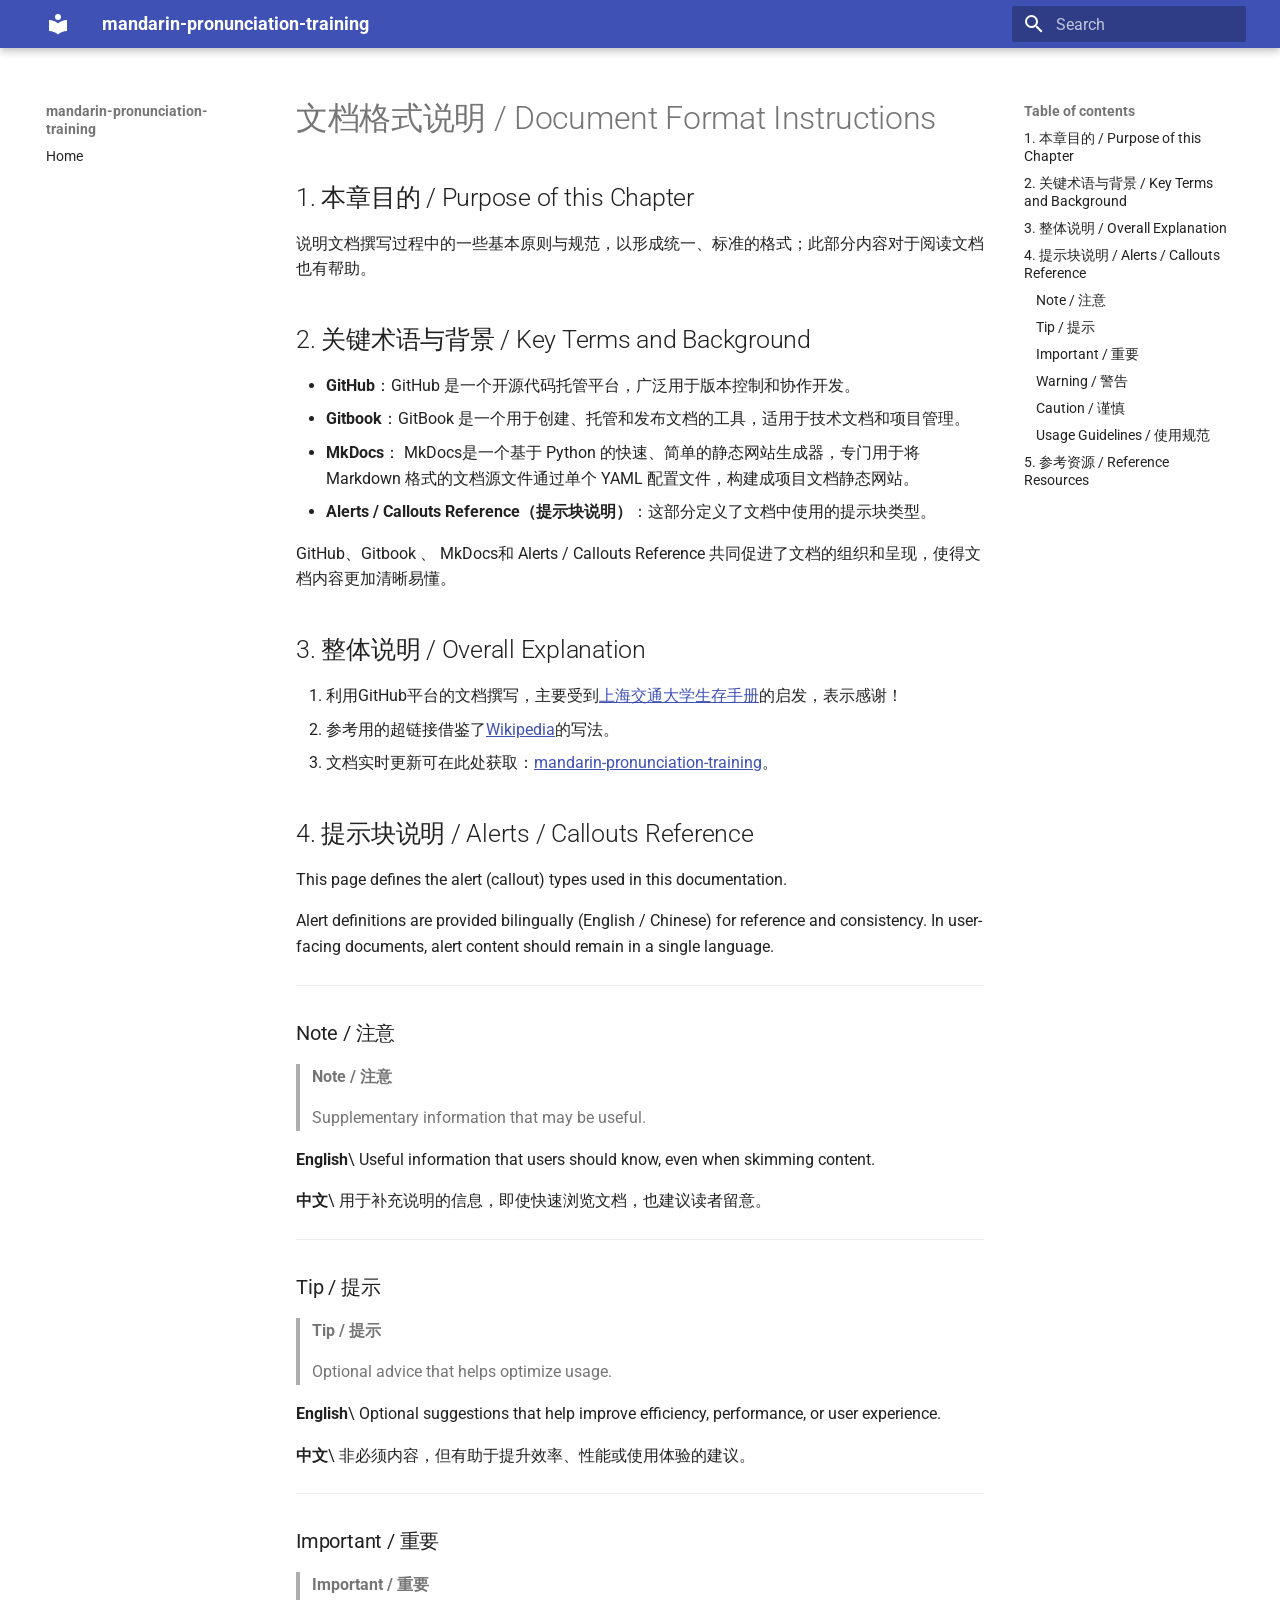
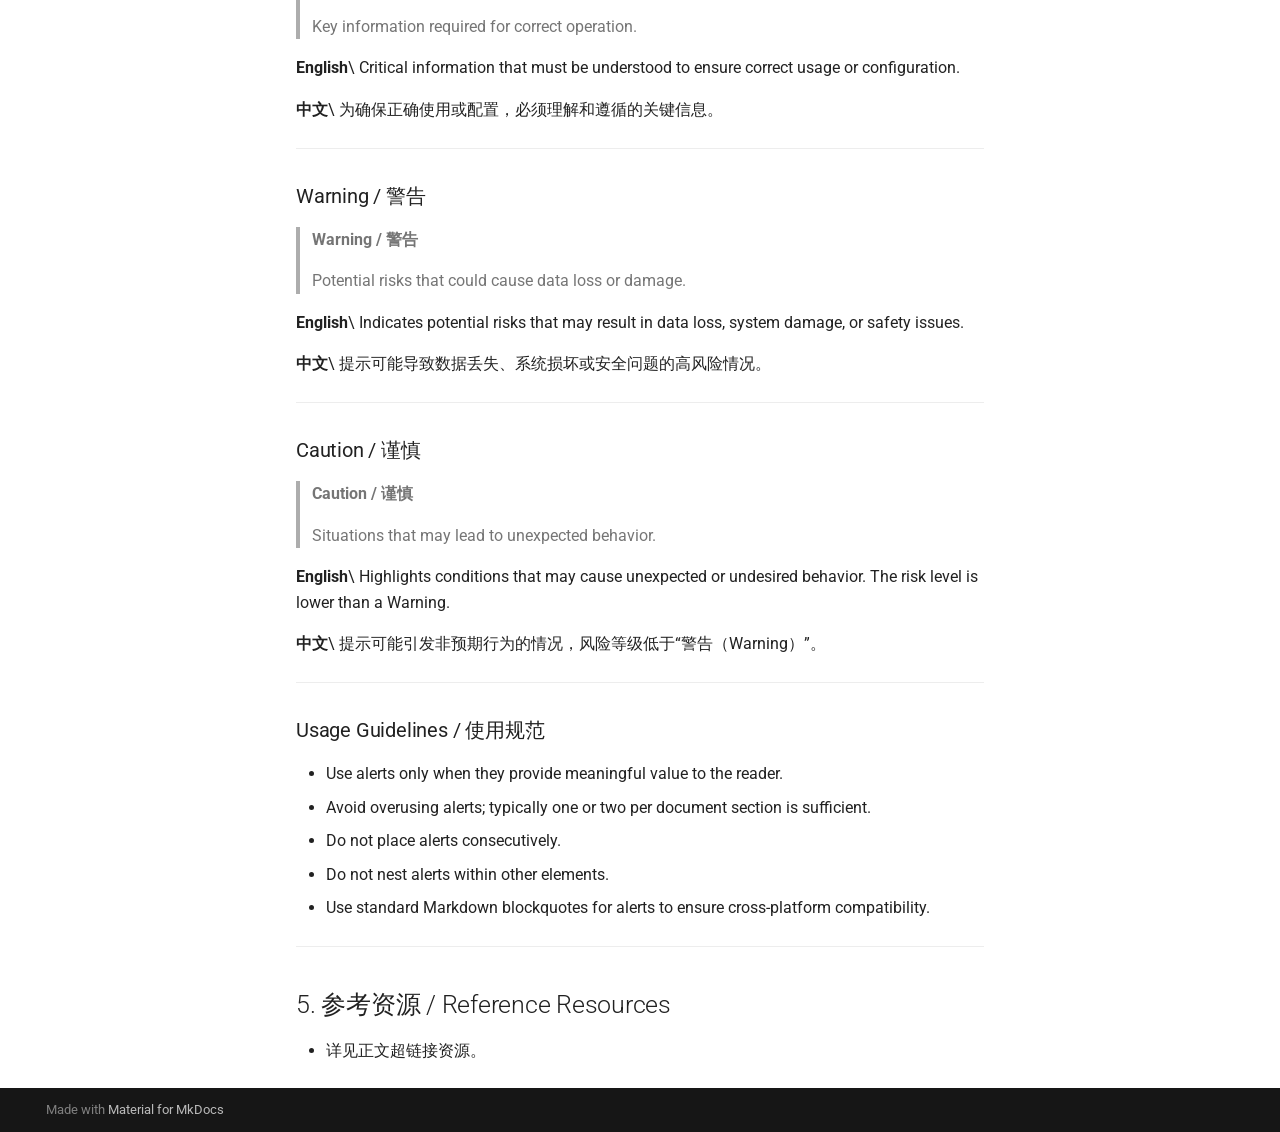
<file: document-format-instructions/index.html>
<!doctype html>
<html lang="en" class="no-js">
  <head>
    
      <meta charset="utf-8">
      <meta name="viewport" content="width=device-width,initial-scale=1">
      
      
      
        <link rel="canonical" href="https://bridgezhang123.github.io/mandarin-pronunciation-training/document-format-instructions/">
      
      
      
      
        
      
      
      <link rel="icon" href="../assets/images/favicon.png">
      <meta name="generator" content="mkdocs-1.6.1, mkdocs-material-9.7.4">
    
    
      
        <title>文档格式说明 / Document Format Instructions - mandarin-pronunciation-training</title>
      
    
    
      <link rel="stylesheet" href="../assets/stylesheets/main.484c7ddc.min.css">
      
      


    
    
      
    
    
      
        
        
        <link rel="preconnect" href="https://fonts.gstatic.com" crossorigin>
        <link rel="stylesheet" href="https://fonts.googleapis.com/css?family=Roboto:300,300i,400,400i,700,700i%7CRoboto+Mono:400,400i,700,700i&display=fallback">
        <style>:root{--md-text-font:"Roboto";--md-code-font:"Roboto Mono"}</style>
      
    
    
      <link rel="stylesheet" href="../stylesheets/extra.css">
    
    <script>__md_scope=new URL("..",location),__md_hash=e=>[...e].reduce(((e,_)=>(e<<5)-e+_.charCodeAt(0)),0),__md_get=(e,_=localStorage,t=__md_scope)=>JSON.parse(_.getItem(t.pathname+"."+e)),__md_set=(e,_,t=localStorage,a=__md_scope)=>{try{t.setItem(a.pathname+"."+e,JSON.stringify(_))}catch(e){}}</script>
    
      

    
    
  </head>
  
  
    <body dir="ltr">
  
    
    <input class="md-toggle" data-md-toggle="drawer" type="checkbox" id="__drawer" autocomplete="off">
    <input class="md-toggle" data-md-toggle="search" type="checkbox" id="__search" autocomplete="off">
    <label class="md-overlay" for="__drawer"></label>
    <div data-md-component="skip">
      
        
        <a href="#document-format-instructions" class="md-skip">
          Skip to content
        </a>
      
    </div>
    <div data-md-component="announce">
      
    </div>
    
    
      

  

<header class="md-header md-header--shadow" data-md-component="header">
  <nav class="md-header__inner md-grid" aria-label="Header">
    <a href=".." title="mandarin-pronunciation-training" class="md-header__button md-logo" aria-label="mandarin-pronunciation-training" data-md-component="logo">
      
  
  <svg xmlns="http://www.w3.org/2000/svg" viewBox="0 0 24 24"><path d="M12 8a3 3 0 0 0 3-3 3 3 0 0 0-3-3 3 3 0 0 0-3 3 3 3 0 0 0 3 3m0 3.54C9.64 9.35 6.5 8 3 8v11c3.5 0 6.64 1.35 9 3.54 2.36-2.19 5.5-3.54 9-3.54V8c-3.5 0-6.64 1.35-9 3.54"/></svg>

    </a>
    <label class="md-header__button md-icon" for="__drawer">
      
      <svg xmlns="http://www.w3.org/2000/svg" viewBox="0 0 24 24"><path d="M3 6h18v2H3zm0 5h18v2H3zm0 5h18v2H3z"/></svg>
    </label>
    <div class="md-header__title" data-md-component="header-title">
      <div class="md-header__ellipsis">
        <div class="md-header__topic">
          <span class="md-ellipsis">
            mandarin-pronunciation-training
          </span>
        </div>
        <div class="md-header__topic" data-md-component="header-topic">
          <span class="md-ellipsis">
            
              文档格式说明 / Document Format Instructions
            
          </span>
        </div>
      </div>
    </div>
    
    
      <script>var palette=__md_get("__palette");if(palette&&palette.color){if("(prefers-color-scheme)"===palette.color.media){var media=matchMedia("(prefers-color-scheme: light)"),input=document.querySelector(media.matches?"[data-md-color-media='(prefers-color-scheme: light)']":"[data-md-color-media='(prefers-color-scheme: dark)']");palette.color.media=input.getAttribute("data-md-color-media"),palette.color.scheme=input.getAttribute("data-md-color-scheme"),palette.color.primary=input.getAttribute("data-md-color-primary"),palette.color.accent=input.getAttribute("data-md-color-accent")}for(var[key,value]of Object.entries(palette.color))document.body.setAttribute("data-md-color-"+key,value)}</script>
    
    
    
      
      
        <label class="md-header__button md-icon" for="__search">
          
          <svg xmlns="http://www.w3.org/2000/svg" viewBox="0 0 24 24"><path d="M9.5 3A6.5 6.5 0 0 1 16 9.5c0 1.61-.59 3.09-1.56 4.23l.27.27h.79l5 5-1.5 1.5-5-5v-.79l-.27-.27A6.52 6.52 0 0 1 9.5 16 6.5 6.5 0 0 1 3 9.5 6.5 6.5 0 0 1 9.5 3m0 2C7 5 5 7 5 9.5S7 14 9.5 14 14 12 14 9.5 12 5 9.5 5"/></svg>
        </label>
        <div class="md-search" data-md-component="search" role="dialog">
  <label class="md-search__overlay" for="__search"></label>
  <div class="md-search__inner" role="search">
    <form class="md-search__form" name="search">
      <input type="text" class="md-search__input" name="query" aria-label="Search" placeholder="Search" autocapitalize="off" autocorrect="off" autocomplete="off" spellcheck="false" data-md-component="search-query" required>
      <label class="md-search__icon md-icon" for="__search">
        
        <svg xmlns="http://www.w3.org/2000/svg" viewBox="0 0 24 24"><path d="M9.5 3A6.5 6.5 0 0 1 16 9.5c0 1.61-.59 3.09-1.56 4.23l.27.27h.79l5 5-1.5 1.5-5-5v-.79l-.27-.27A6.52 6.52 0 0 1 9.5 16 6.5 6.5 0 0 1 3 9.5 6.5 6.5 0 0 1 9.5 3m0 2C7 5 5 7 5 9.5S7 14 9.5 14 14 12 14 9.5 12 5 9.5 5"/></svg>
        
        <svg xmlns="http://www.w3.org/2000/svg" viewBox="0 0 24 24"><path d="M20 11v2H8l5.5 5.5-1.42 1.42L4.16 12l7.92-7.92L13.5 5.5 8 11z"/></svg>
      </label>
      <nav class="md-search__options" aria-label="Search">
        
        <button type="reset" class="md-search__icon md-icon" title="Clear" aria-label="Clear" tabindex="-1">
          
          <svg xmlns="http://www.w3.org/2000/svg" viewBox="0 0 24 24"><path d="M19 6.41 17.59 5 12 10.59 6.41 5 5 6.41 10.59 12 5 17.59 6.41 19 12 13.41 17.59 19 19 17.59 13.41 12z"/></svg>
        </button>
      </nav>
      
    </form>
    <div class="md-search__output">
      <div class="md-search__scrollwrap" tabindex="0" data-md-scrollfix>
        <div class="md-search-result" data-md-component="search-result">
          <div class="md-search-result__meta">
            Initializing search
          </div>
          <ol class="md-search-result__list" role="presentation"></ol>
        </div>
      </div>
    </div>
  </div>
</div>
      
    
    
  </nav>
  
</header>
    
    <div class="md-container" data-md-component="container">
      
      
        
          
        
      
      <main class="md-main" data-md-component="main">
        <div class="md-main__inner md-grid">
          
            
              
              <div class="md-sidebar md-sidebar--primary" data-md-component="sidebar" data-md-type="navigation" >
                <div class="md-sidebar__scrollwrap">
                  <div class="md-sidebar__inner">
                    



<nav class="md-nav md-nav--primary" aria-label="Navigation" data-md-level="0">
  <label class="md-nav__title" for="__drawer">
    <a href=".." title="mandarin-pronunciation-training" class="md-nav__button md-logo" aria-label="mandarin-pronunciation-training" data-md-component="logo">
      
  
  <svg xmlns="http://www.w3.org/2000/svg" viewBox="0 0 24 24"><path d="M12 8a3 3 0 0 0 3-3 3 3 0 0 0-3-3 3 3 0 0 0-3 3 3 3 0 0 0 3 3m0 3.54C9.64 9.35 6.5 8 3 8v11c3.5 0 6.64 1.35 9 3.54 2.36-2.19 5.5-3.54 9-3.54V8c-3.5 0-6.64 1.35-9 3.54"/></svg>

    </a>
    mandarin-pronunciation-training
  </label>
  
  <ul class="md-nav__list" data-md-scrollfix>
    
      
      
  
  
  
  
    <li class="md-nav__item">
      <a href=".." class="md-nav__link">
        
  
  
  <span class="md-ellipsis">
    
  
    Home
  

    
  </span>
  
  

      </a>
    </li>
  

    
  </ul>
</nav>
                  </div>
                </div>
              </div>
            
            
              
              <div class="md-sidebar md-sidebar--secondary" data-md-component="sidebar" data-md-type="toc" >
                <div class="md-sidebar__scrollwrap">
                  <div class="md-sidebar__inner">
                    

<nav class="md-nav md-nav--secondary" aria-label="Table of contents">
  
  
  
    
  
  
    <label class="md-nav__title" for="__toc">
      <span class="md-nav__icon md-icon"></span>
      Table of contents
    </label>
    <ul class="md-nav__list" data-md-component="toc" data-md-scrollfix>
      
        <li class="md-nav__item">
  <a href="#1-purpose-of-this-chapter" class="md-nav__link">
    <span class="md-ellipsis">
      
        1. 本章目的 / Purpose of this Chapter
      
    </span>
  </a>
  
</li>
      
        <li class="md-nav__item">
  <a href="#2-key-terms-and-background" class="md-nav__link">
    <span class="md-ellipsis">
      
        2. 关键术语与背景 / Key Terms and Background
      
    </span>
  </a>
  
</li>
      
        <li class="md-nav__item">
  <a href="#3-overall-explanation" class="md-nav__link">
    <span class="md-ellipsis">
      
        3. 整体说明 / Overall Explanation
      
    </span>
  </a>
  
</li>
      
        <li class="md-nav__item">
  <a href="#4-alerts-callouts-reference" class="md-nav__link">
    <span class="md-ellipsis">
      
        4. 提示块说明 / Alerts / Callouts Reference
      
    </span>
  </a>
  
    <nav class="md-nav" aria-label="4. 提示块说明 / Alerts / Callouts Reference">
      <ul class="md-nav__list">
        
          <li class="md-nav__item">
  <a href="#note" class="md-nav__link">
    <span class="md-ellipsis">
      
        Note / 注意
      
    </span>
  </a>
  
</li>
        
          <li class="md-nav__item">
  <a href="#tip" class="md-nav__link">
    <span class="md-ellipsis">
      
        Tip / 提示
      
    </span>
  </a>
  
</li>
        
          <li class="md-nav__item">
  <a href="#important" class="md-nav__link">
    <span class="md-ellipsis">
      
        Important / 重要
      
    </span>
  </a>
  
</li>
        
          <li class="md-nav__item">
  <a href="#warning" class="md-nav__link">
    <span class="md-ellipsis">
      
        Warning / 警告
      
    </span>
  </a>
  
</li>
        
          <li class="md-nav__item">
  <a href="#caution" class="md-nav__link">
    <span class="md-ellipsis">
      
        Caution / 谨慎
      
    </span>
  </a>
  
</li>
        
          <li class="md-nav__item">
  <a href="#usage-guidelines" class="md-nav__link">
    <span class="md-ellipsis">
      
        Usage Guidelines / 使用规范
      
    </span>
  </a>
  
</li>
        
      </ul>
    </nav>
  
</li>
      
        <li class="md-nav__item">
  <a href="#5-reference-resources" class="md-nav__link">
    <span class="md-ellipsis">
      
        5. 参考资源 / Reference Resources
      
    </span>
  </a>
  
</li>
      
    </ul>
  
</nav>
                  </div>
                </div>
              </div>
            
          
          
            <div class="md-content" data-md-component="content">
              
              <article class="md-content__inner md-typeset">
                
                  



<h1 id="document-format-instructions">文档格式说明 / Document Format Instructions</h1>
<h2 id="1-purpose-of-this-chapter">1. 本章目的 / Purpose of this Chapter</h2>
<p>说明文档撰写过程中的一些基本原则与规范，以形成统一、标准的格式；此部分内容对于阅读文档也有帮助。 </p>
<h2 id="2-key-terms-and-background">2. 关键术语与背景 / Key Terms and Background</h2>
<ul>
<li><strong>GitHub</strong>：GitHub 是一个开源代码托管平台，广泛用于版本控制和协作开发。</li>
<li><strong>Gitbook</strong>：GitBook 是一个用于创建、托管和发布文档的工具，适用于技术文档和项目管理。</li>
<li><strong>MkDocs</strong>： MkDocs是一个基于 Python 的快速、简单的静态网站生成器，专门用于将 Markdown 格式的文档源文件通过单个 YAML 配置文件，构建成项目文档静态网站。</li>
<li><strong>Alerts / Callouts Reference（提示块说明）</strong>：这部分定义了文档中使用的提示块类型。</li>
</ul>
<p>GitHub、Gitbook 、 MkDocs和 Alerts / Callouts Reference 共同促进了文档的组织和呈现，使得文档内容更加清晰易懂。</p>
<h2 id="3-overall-explanation">3. 整体说明 / Overall Explanation</h2>
<ol>
<li>利用GitHub平台的文档撰写，主要受到<a href="https://github.com/SurviveSJTU/SurviveSJTUManual">上海交通大学生存手册</a>的启发，表示感谢！</li>
<li>参考用的超链接借鉴了<a href="https://www.wikipedia.org/">Wikipedia</a>的写法。</li>
<li>文档实时更新可在此处获取：<a href="https://bridgezhang123.github.io/mandarin-pronunciation-training/">mandarin-pronunciation-training</a>。</li>
</ol>
<h2 id="4-alerts-callouts-reference">4. 提示块说明 / Alerts / Callouts Reference</h2>
<p>This page defines the alert (callout) types used in this documentation.</p>
<p>Alert definitions are provided bilingually (English / Chinese) for reference and consistency. In user-facing documents, alert content should remain in a single language.</p>
<hr />
<h3 id="note">Note / 注意</h3>
<blockquote>
<p><strong>Note / 注意</strong></p>
<p>Supplementary information that may be useful.</p>
</blockquote>
<p><strong>English</strong>\
Useful information that users should know, even when skimming content.</p>
<p><strong>中文</strong>\
用于补充说明的信息，即使快速浏览文档，也建议读者留意。</p>
<hr />
<h3 id="tip">Tip / 提示</h3>
<blockquote>
<p><strong>Tip / 提示</strong></p>
<p>Optional advice that helps optimize usage.</p>
</blockquote>
<p><strong>English</strong>\
Optional suggestions that help improve efficiency, performance, or user experience.</p>
<p><strong>中文</strong>\
非必须内容，但有助于提升效率、性能或使用体验的建议。</p>
<hr />
<h3 id="important">Important / 重要</h3>
<blockquote>
<p><strong>Important / 重要</strong></p>
<p>Key information required for correct operation.</p>
</blockquote>
<p><strong>English</strong>\
Critical information that must be understood to ensure correct usage or configuration.</p>
<p><strong>中文</strong>\
为确保正确使用或配置，必须理解和遵循的关键信息。</p>
<hr />
<h3 id="warning">Warning / 警告</h3>
<blockquote>
<p><strong>Warning / 警告</strong></p>
<p>Potential risks that could cause data loss or damage.</p>
</blockquote>
<p><strong>English</strong>\
Indicates potential risks that may result in data loss, system damage, or safety issues.</p>
<p><strong>中文</strong>\
提示可能导致数据丢失、系统损坏或安全问题的高风险情况。</p>
<hr />
<h3 id="caution">Caution / 谨慎</h3>
<blockquote>
<p><strong>Caution / 谨慎</strong></p>
<p>Situations that may lead to unexpected behavior.</p>
</blockquote>
<p><strong>English</strong>\
Highlights conditions that may cause unexpected or undesired behavior. The risk level is lower than a Warning.</p>
<p><strong>中文</strong>\
提示可能引发非预期行为的情况，风险等级低于“警告（Warning）”。</p>
<hr />
<h3 id="usage-guidelines">Usage Guidelines / 使用规范</h3>
<ul>
<li>Use alerts only when they provide meaningful value to the reader.</li>
<li>Avoid overusing alerts; typically one or two per document section is sufficient.</li>
<li>Do not place alerts consecutively.</li>
<li>Do not nest alerts within other elements.</li>
<li>Use standard Markdown blockquotes for alerts to ensure cross-platform compatibility.</li>
</ul>
<hr />
<h2 id="5-reference-resources">5. 参考资源 / Reference Resources</h2>
<ul>
<li>详见正文超链接资源。</li>
</ul>












                
              </article>
            </div>
          
          
<script>var target=document.getElementById(location.hash.slice(1));target&&target.name&&(target.checked=target.name.startsWith("__tabbed_"))</script>
        </div>
        
      </main>
      
        <footer class="md-footer">
  
  <div class="md-footer-meta md-typeset">
    <div class="md-footer-meta__inner md-grid">
      <div class="md-copyright">
  
  
    Made with
    <a href="https://squidfunk.github.io/mkdocs-material/" target="_blank" rel="noopener">
      Material for MkDocs
    </a>
  
</div>
      
    </div>
  </div>
</footer>
      
    </div>
    <div class="md-dialog" data-md-component="dialog">
      <div class="md-dialog__inner md-typeset"></div>
    </div>
    
    
    
      
      
      <script id="__config" type="application/json">{"annotate": null, "base": "..", "features": [], "search": "../assets/javascripts/workers/search.2c215733.min.js", "tags": null, "translations": {"clipboard.copied": "Copied to clipboard", "clipboard.copy": "Copy to clipboard", "search.result.more.one": "1 more on this page", "search.result.more.other": "# more on this page", "search.result.none": "No matching documents", "search.result.one": "1 matching document", "search.result.other": "# matching documents", "search.result.placeholder": "Type to start searching", "search.result.term.missing": "Missing", "select.version": "Select version"}, "version": null}</script>
    
    
      <script src="../assets/javascripts/bundle.79ae519e.min.js"></script>
      
    
  </body>
</html>
</file>
<file: stylesheets/extra.css>
.md-typeset p a,
.md-typeset li a {
  text-decoration: underline;
}
</file>
<file: assets/stylesheets/main.484c7ddc.min.css>
@charset "UTF-8";html{-webkit-text-size-adjust:none;-moz-text-size-adjust:none;text-size-adjust:none;box-sizing:border-box}*,:after,:before{box-sizing:inherit}@media (prefers-reduced-motion){*,:after,:before{transition:none!important}}body{margin:0}a,button,input,label{-webkit-tap-highlight-color:transparent}a{color:inherit;text-decoration:none}hr{border:0;box-sizing:initial;display:block;height:.05rem;overflow:visible;padding:0}small{font-size:80%}sub,sup{line-height:1em}img{border-style:none}table{border-collapse:initial;border-spacing:0}td,th{font-weight:400;vertical-align:top}button{background:#0000;border:0;font-family:inherit;font-size:inherit;margin:0;padding:0}input{border:0;outline:none}:root{--md-primary-fg-color:#4051b5;--md-primary-fg-color--light:#5d6cc0;--md-primary-fg-color--dark:#303fa1;--md-primary-bg-color:#fff;--md-primary-bg-color--light:#ffffffb3;--md-accent-fg-color:#526cfe;--md-accent-fg-color--transparent:#526cfe1a;--md-accent-bg-color:#fff;--md-accent-bg-color--light:#ffffffb3}[data-md-color-scheme=default]{color-scheme:light}[data-md-color-scheme=default] img[src$="#gh-dark-mode-only"],[data-md-color-scheme=default] img[src$="#only-dark"]{display:none}:root,[data-md-color-scheme=default]{--md-hue:225deg;--md-default-fg-color:#000000de;--md-default-fg-color--light:#0000008a;--md-default-fg-color--lighter:#00000052;--md-default-fg-color--lightest:#00000012;--md-default-bg-color:#fff;--md-default-bg-color--light:#ffffffb3;--md-default-bg-color--lighter:#ffffff4d;--md-default-bg-color--lightest:#ffffff1f;--md-code-fg-color:#36464e;--md-code-bg-color:#f5f5f5;--md-code-bg-color--light:#f5f5f5b3;--md-code-bg-color--lighter:#f5f5f54d;--md-code-hl-color:#4287ff;--md-code-hl-color--light:#4287ff1a;--md-code-hl-number-color:#d52a2a;--md-code-hl-special-color:#db1457;--md-code-hl-function-color:#a846b9;--md-code-hl-constant-color:#6e59d9;--md-code-hl-keyword-color:#3f6ec6;--md-code-hl-string-color:#1c7d4d;--md-code-hl-name-color:var(--md-code-fg-color);--md-code-hl-operator-color:var(--md-default-fg-color--light);--md-code-hl-punctuation-color:var(--md-default-fg-color--light);--md-code-hl-comment-color:var(--md-default-fg-color--light);--md-code-hl-generic-color:var(--md-default-fg-color--light);--md-code-hl-variable-color:var(--md-default-fg-color--light);--md-typeset-color:var(--md-default-fg-color);--md-typeset-a-color:var(--md-primary-fg-color);--md-typeset-del-color:#f5503d26;--md-typeset-ins-color:#0bd57026;--md-typeset-kbd-color:#fafafa;--md-typeset-kbd-accent-color:#fff;--md-typeset-kbd-border-color:#b8b8b8;--md-typeset-mark-color:#ffff0080;--md-typeset-table-color:#0000001f;--md-typeset-table-color--light:rgba(0,0,0,.035);--md-admonition-fg-color:var(--md-default-fg-color);--md-admonition-bg-color:var(--md-default-bg-color);--md-warning-fg-color:#000000de;--md-warning-bg-color:#ff9;--md-footer-fg-color:#fff;--md-footer-fg-color--light:#ffffffb3;--md-footer-fg-color--lighter:#ffffff73;--md-footer-bg-color:#000000de;--md-footer-bg-color--dark:#00000052;--md-shadow-z1:0 0.2rem 0.5rem #0000000d,0 0 0.05rem #0000001a;--md-shadow-z2:0 0.2rem 0.5rem #0000001a,0 0 0.05rem #00000040;--md-shadow-z3:0 0.2rem 0.5rem #0003,0 0 0.05rem #00000059}.md-icon svg{fill:currentcolor;display:block;height:1.2rem;width:1.2rem}body{-webkit-font-smoothing:antialiased;-moz-osx-font-smoothing:grayscale;--md-text-font-family:var(--md-text-font,_),-apple-system,BlinkMacSystemFont,Helvetica,Arial,sans-serif;--md-code-font-family:var(--md-code-font,_),SFMono-Regular,Consolas,Menlo,monospace}aside,body,input{font-feature-settings:"kern","liga";color:var(--md-typeset-color);font-family:var(--md-text-font-family)}code,kbd,pre{font-feature-settings:"kern";font-family:var(--md-code-font-family)}:root{--md-typeset-table-sort-icon:url('data:image/svg+xml;charset=utf-8,<svg xmlns="http://www.w3.org/2000/svg" viewBox="0 0 24 24"><path d="m18 21-4-4h3V7h-3l4-4 4 4h-3v10h3M2 19v-2h10v2M2 13v-2h7v2M2 7V5h4v2z"/></svg>');--md-typeset-table-sort-icon--asc:url('data:image/svg+xml;charset=utf-8,<svg xmlns="http://www.w3.org/2000/svg" viewBox="0 0 24 24"><path d="M19 17h3l-4 4-4-4h3V3h2M2 17h10v2H2M6 5v2H2V5m0 6h7v2H2z"/></svg>');--md-typeset-table-sort-icon--desc:url('data:image/svg+xml;charset=utf-8,<svg xmlns="http://www.w3.org/2000/svg" viewBox="0 0 24 24"><path d="M19 7h3l-4-4-4 4h3v14h2M2 17h10v2H2M6 5v2H2V5m0 6h7v2H2z"/></svg>')}.md-typeset{-webkit-print-color-adjust:exact;color-adjust:exact;font-size:.8rem;line-height:1.6;overflow-wrap:break-word}@media print{.md-typeset{font-size:.68rem}}.md-typeset blockquote,.md-typeset dl,.md-typeset figure,.md-typeset ol,.md-typeset pre,.md-typeset ul{margin-bottom:1em;margin-top:1em}.md-typeset h1{color:var(--md-default-fg-color--light);font-size:2em;line-height:1.3;margin:0 0 1.25em}.md-typeset h1,.md-typeset h2{font-weight:300;letter-spacing:-.01em}.md-typeset h2{font-size:1.5625em;line-height:1.4;margin:1.6em 0 .64em}.md-typeset h3{font-size:1.25em;font-weight:400;letter-spacing:-.01em;line-height:1.5;margin:1.6em 0 .8em}.md-typeset h2+h3{margin-top:.8em}.md-typeset h4{font-weight:700;letter-spacing:-.01em;margin:1em 0}.md-typeset h5,.md-typeset h6{color:var(--md-default-fg-color--light);font-size:.8em;font-weight:700;letter-spacing:-.01em;margin:1.25em 0}.md-typeset h5{text-transform:uppercase}.md-typeset h5 code{text-transform:none}.md-typeset hr{border-bottom:.05rem solid var(--md-default-fg-color--lightest);display:flow-root;margin:1.5em 0}.md-typeset a{color:var(--md-typeset-a-color);word-break:break-word}.md-typeset a,.md-typeset a:before{transition:color 125ms}.md-typeset a:focus,.md-typeset a:hover{color:var(--md-accent-fg-color)}.md-typeset a:focus code,.md-typeset a:hover code{background-color:var(--md-accent-fg-color--transparent);color:var(--md-accent-fg-color)}.md-typeset a code{color:var(--md-typeset-a-color)}.md-typeset a.focus-visible{outline-color:var(--md-accent-fg-color);outline-offset:.2rem}.md-typeset code,.md-typeset kbd,.md-typeset pre{color:var(--md-code-fg-color);direction:ltr;font-variant-ligatures:none;transition:background-color 125ms}@media print{.md-typeset code,.md-typeset kbd,.md-typeset pre{white-space:pre-wrap}}.md-typeset code{background-color:var(--md-code-bg-color);border-radius:.1rem;-webkit-box-decoration-break:clone;box-decoration-break:clone;font-size:.85em;padding:0 .2941176471em;transition:color 125ms,background-color 125ms;word-break:break-word}.md-typeset code:not(.focus-visible){-webkit-tap-highlight-color:transparent;outline:none}.md-typeset pre{display:flow-root;line-height:1.4;position:relative}.md-typeset pre>code{-webkit-box-decoration-break:slice;box-decoration-break:slice;box-shadow:none;display:block;margin:0;outline-color:var(--md-accent-fg-color);overflow:auto;padding:.7720588235em 1.1764705882em;scrollbar-color:var(--md-default-fg-color--lighter) #0000;scrollbar-width:thin;touch-action:auto;word-break:normal}.md-typeset pre>code:hover{scrollbar-color:var(--md-accent-fg-color) #0000}.md-typeset pre>code::-webkit-scrollbar{height:.2rem;width:.2rem}.md-typeset pre>code::-webkit-scrollbar-thumb{background-color:var(--md-default-fg-color--lighter)}.md-typeset pre>code::-webkit-scrollbar-thumb:hover{background-color:var(--md-accent-fg-color)}.md-typeset kbd{background-color:var(--md-typeset-kbd-color);border-radius:.1rem;box-shadow:0 .1rem 0 .05rem var(--md-typeset-kbd-border-color),0 .1rem 0 var(--md-typeset-kbd-border-color),0 -.1rem .2rem var(--md-typeset-kbd-accent-color) inset;color:var(--md-default-fg-color);display:inline-block;font-size:.75em;padding:0 .6666666667em;vertical-align:text-top;word-break:break-word}.md-typeset mark{background-color:var(--md-typeset-mark-color);-webkit-box-decoration-break:clone;box-decoration-break:clone;color:inherit;word-break:break-word}.md-typeset abbr{cursor:help;text-decoration:none}.md-typeset [data-preview],.md-typeset abbr{border-bottom:.05rem dotted var(--md-default-fg-color--light)}.md-typeset small{opacity:.75}[dir=ltr] .md-typeset sub,[dir=ltr] .md-typeset sup{margin-left:.078125em}[dir=rtl] .md-typeset sub,[dir=rtl] .md-typeset sup{margin-right:.078125em}[dir=ltr] .md-typeset blockquote{padding-left:.6rem}[dir=rtl] .md-typeset blockquote{padding-right:.6rem}[dir=ltr] .md-typeset blockquote{border-left:.2rem solid var(--md-default-fg-color--lighter)}[dir=rtl] .md-typeset blockquote{border-right:.2rem solid var(--md-default-fg-color--lighter)}.md-typeset blockquote{color:var(--md-default-fg-color--light);margin-left:0;margin-right:0}.md-typeset ul{list-style-type:disc}.md-typeset ul[type]{list-style-type:revert-layer}[dir=ltr] .md-typeset ol,[dir=ltr] .md-typeset ul{margin-left:.625em}[dir=rtl] .md-typeset ol,[dir=rtl] .md-typeset ul{margin-right:.625em}.md-typeset ol,.md-typeset ul{padding:0}.md-typeset ol:not([hidden]),.md-typeset ul:not([hidden]){display:flow-root}.md-typeset ol ol,.md-typeset ul ol{list-style-type:lower-alpha}.md-typeset ol ol ol,.md-typeset ul ol ol{list-style-type:lower-roman}.md-typeset ol ol ol ol,.md-typeset ul ol ol ol{list-style-type:upper-alpha}.md-typeset ol ol ol ol ol,.md-typeset ul ol ol ol ol{list-style-type:upper-roman}.md-typeset ol[type],.md-typeset ul[type]{list-style-type:revert-layer}[dir=ltr] .md-typeset ol li,[dir=ltr] .md-typeset ul li{margin-left:1.25em}[dir=rtl] .md-typeset ol li,[dir=rtl] .md-typeset ul li{margin-right:1.25em}.md-typeset ol li,.md-typeset ul li{margin-bottom:.5em}.md-typeset ol li blockquote,.md-typeset ol li p,.md-typeset ul li blockquote,.md-typeset ul li p{margin:.5em 0}.md-typeset ol li:last-child,.md-typeset ul li:last-child{margin-bottom:0}[dir=ltr] .md-typeset ol li ol,[dir=ltr] .md-typeset ol li ul,[dir=ltr] .md-typeset ul li ol,[dir=ltr] .md-typeset ul li ul{margin-left:.625em}[dir=rtl] .md-typeset ol li ol,[dir=rtl] .md-typeset ol li ul,[dir=rtl] .md-typeset ul li ol,[dir=rtl] .md-typeset ul li ul{margin-right:.625em}.md-typeset ol li ol,.md-typeset ol li ul,.md-typeset ul li ol,.md-typeset ul li ul{margin-bottom:.5em;margin-top:.5em}[dir=ltr] .md-typeset dd{margin-left:1.875em}[dir=rtl] .md-typeset dd{margin-right:1.875em}.md-typeset dd{margin-bottom:1.5em;margin-top:1em}.md-typeset img,.md-typeset svg,.md-typeset video{height:auto;max-width:100%}.md-typeset img[align=left]{margin:1em 1em 1em 0}.md-typeset img[align=right]{margin:1em 0 1em 1em}.md-typeset img[align]:only-child{margin-top:0}.md-typeset figure{display:flow-root;margin:1em auto;max-width:100%;text-align:center;width:fit-content}.md-typeset figure img{display:block;margin:0 auto}.md-typeset figcaption{font-style:italic;margin:1em auto;max-width:24rem}.md-typeset iframe{max-width:100%}.md-typeset table:not([class]){background-color:var(--md-default-bg-color);border:.05rem solid var(--md-typeset-table-color);border-radius:.1rem;display:inline-block;font-size:.64rem;max-width:100%;overflow:auto;touch-action:auto}@media print{.md-typeset table:not([class]){display:table}}.md-typeset table:not([class])+*{margin-top:1.5em}.md-typeset table:not([class]) td>:first-child,.md-typeset table:not([class]) th>:first-child{margin-top:0}.md-typeset table:not([class]) td>:last-child,.md-typeset table:not([class]) th>:last-child{margin-bottom:0}.md-typeset table:not([class]) td:not([align]),.md-typeset table:not([class]) th:not([align]){text-align:left}[dir=rtl] .md-typeset table:not([class]) td:not([align]),[dir=rtl] .md-typeset table:not([class]) th:not([align]){text-align:right}.md-typeset table:not([class]) th{font-weight:700;min-width:5rem;padding:.9375em 1.25em;vertical-align:top}.md-typeset table:not([class]) td{border-top:.05rem solid var(--md-typeset-table-color);padding:.9375em 1.25em;vertical-align:top}.md-typeset table:not([class]) tbody tr{transition:background-color 125ms}.md-typeset table:not([class]) tbody tr:hover{background-color:var(--md-typeset-table-color--light);box-shadow:0 .05rem 0 var(--md-default-bg-color) inset}.md-typeset table:not([class]) a{word-break:normal}.md-typeset table th[role=columnheader]{cursor:pointer}[dir=ltr] .md-typeset table th[role=columnheader]:after{margin-left:.5em}[dir=rtl] .md-typeset table th[role=columnheader]:after{margin-right:.5em}.md-typeset table th[role=columnheader]:after{content:"";display:inline-block;height:1.2em;-webkit-mask-image:var(--md-typeset-table-sort-icon);mask-image:var(--md-typeset-table-sort-icon);-webkit-mask-repeat:no-repeat;mask-repeat:no-repeat;-webkit-mask-size:contain;mask-size:contain;transition:background-color 125ms;vertical-align:text-bottom;width:1.2em}.md-typeset table th[role=columnheader]:hover:after{background-color:var(--md-default-fg-color--lighter)}.md-typeset table th[role=columnheader][aria-sort=ascending]:after{background-color:var(--md-default-fg-color--light);-webkit-mask-image:var(--md-typeset-table-sort-icon--asc);mask-image:var(--md-typeset-table-sort-icon--asc)}.md-typeset table th[role=columnheader][aria-sort=descending]:after{background-color:var(--md-default-fg-color--light);-webkit-mask-image:var(--md-typeset-table-sort-icon--desc);mask-image:var(--md-typeset-table-sort-icon--desc)}.md-typeset__scrollwrap{margin:1em -.8rem;overflow-x:auto;touch-action:auto}.md-typeset__table{display:inline-block;margin-bottom:.5em;padding:0 .8rem}@media print{.md-typeset__table{display:block}}html .md-typeset__table table{display:table;margin:0;overflow:hidden;width:100%}@media screen and (max-width:44.984375em){.md-content__inner>pre{margin:1em -.8rem}.md-content__inner>pre code{border-radius:0}}.md-typeset .md-author{border-radius:100%;display:block;flex-shrink:0;height:1.6rem;overflow:hidden;position:relative;transition:color 125ms,transform 125ms;width:1.6rem}.md-typeset .md-author img{display:block}.md-typeset .md-author--more{background:var(--md-default-fg-color--lightest);color:var(--md-default-fg-color--lighter);font-size:.6rem;font-weight:700;line-height:1.6rem;text-align:center}.md-typeset .md-author--long{height:2.4rem;width:2.4rem}.md-typeset a.md-author{transform:scale(1)}.md-typeset a.md-author img{border-radius:100%;filter:grayscale(100%) opacity(75%);transition:filter 125ms}.md-typeset a.md-author:focus,.md-typeset a.md-author:hover{transform:scale(1.1);z-index:1}.md-typeset a.md-author:focus img,.md-typeset a.md-author:hover img{filter:grayscale(0)}.md-banner{background-color:var(--md-footer-bg-color);color:var(--md-footer-fg-color);overflow:auto}@media print{.md-banner{display:none}}.md-banner--warning{background-color:var(--md-warning-bg-color);color:var(--md-warning-fg-color)}.md-banner__inner{font-size:.7rem;margin:.6rem auto;padding:0 .8rem}[dir=ltr] .md-banner__button{float:right}[dir=rtl] .md-banner__button{float:left}.md-banner__button{color:inherit;cursor:pointer;transition:opacity .25s}.no-js .md-banner__button{display:none}.md-banner__button:hover{opacity:.7}html{font-size:125%;height:100%;overflow-x:hidden}@media screen and (min-width:100em){html{font-size:137.5%}}@media screen and (min-width:125em){html{font-size:150%}}body{background-color:var(--md-default-bg-color);display:flex;flex-direction:column;font-size:.5rem;min-height:100%;position:relative;width:100%}@media print{body{display:block}}@media screen and (max-width:59.984375em){body[data-md-scrolllock]{position:fixed}}.md-grid{margin-left:auto;margin-right:auto;max-width:61rem}.md-container{display:flex;flex-direction:column;flex-grow:1}@media print{.md-container{display:block}}.md-main{flex-grow:1}.md-main__inner{display:flex;height:100%;margin-top:1.5rem}.md-ellipsis{overflow:hidden;text-overflow:ellipsis}.md-toggle{display:none}.md-option{height:0;opacity:0;position:absolute;width:0}.md-option:checked+label:not([hidden]){display:block}.md-option.focus-visible+label{outline-color:var(--md-accent-fg-color);outline-style:auto}.md-skip{background-color:var(--md-default-fg-color);border-radius:.1rem;color:var(--md-default-bg-color);font-size:.64rem;margin:.5rem;opacity:0;outline-color:var(--md-accent-fg-color);padding:.3rem .5rem;position:fixed;transform:translateY(.4rem);z-index:-1}.md-skip:focus{opacity:1;transform:translateY(0);transition:transform .25s cubic-bezier(.4,0,.2,1),opacity 175ms 75ms;z-index:10}@page{margin:25mm}:root{--md-clipboard-icon:url('data:image/svg+xml;charset=utf-8,<svg xmlns="http://www.w3.org/2000/svg" viewBox="0 0 24 24"><path d="M19 21H8V7h11m0-2H8a2 2 0 0 0-2 2v14a2 2 0 0 0 2 2h11a2 2 0 0 0 2-2V7a2 2 0 0 0-2-2m-3-4H4a2 2 0 0 0-2 2v14h2V3h12z"/></svg>')}.md-clipboard{border-radius:.1rem;color:var(--md-default-fg-color--lightest);cursor:pointer;height:1.5em;outline-color:var(--md-accent-fg-color);outline-offset:.1rem;transition:color .25s;width:1.5em;z-index:1}@media print{.md-clipboard{display:none}}.md-clipboard:not(.focus-visible){-webkit-tap-highlight-color:transparent;outline:none}:hover>.md-clipboard{color:var(--md-default-fg-color--light)}.md-clipboard:focus,.md-clipboard:hover{color:var(--md-accent-fg-color)}.md-clipboard:after{background-color:currentcolor;content:"";display:block;height:1.125em;margin:0 auto;-webkit-mask-image:var(--md-clipboard-icon);mask-image:var(--md-clipboard-icon);-webkit-mask-position:center;mask-position:center;-webkit-mask-repeat:no-repeat;mask-repeat:no-repeat;-webkit-mask-size:contain;mask-size:contain;width:1.125em}.md-clipboard--inline{cursor:pointer}.md-clipboard--inline code{transition:color .25s,background-color .25s}.md-clipboard--inline:focus code,.md-clipboard--inline:hover code{background-color:var(--md-accent-fg-color--transparent);color:var(--md-accent-fg-color)}:root{--md-code-select-icon:url('data:image/svg+xml;charset=utf-8,<svg xmlns="http://www.w3.org/2000/svg" viewBox="0 0 24 24"><path d="M19 19h-4v2h4c1.1 0 2-.9 2-2v-4h-2m0-12h-4v2h4v4h2V5c0-1.1-.9-2-2-2M5 5h4V3H5c-1.1 0-2 .9-2 2v4h2m0 6H3v4c0 1.1.9 2 2 2h4v-2H5zm2-4h2v2H7zm4 0h2v2h-2zm4 0h2v2h-2zM7 7h2v2H7zm4 0h2v2h-2zm4 0h2v2h-2zm-8 8h2v2H7zm4 0h2v2h-2zm4 0h2v2h-2z"/></svg>');--md-code-copy-icon:url('data:image/svg+xml;charset=utf-8,<svg xmlns="http://www.w3.org/2000/svg" viewBox="0 0 24 24"><path d="M19 21H8V7h11m0-2H8a2 2 0 0 0-2 2v14a2 2 0 0 0 2 2h11a2 2 0 0 0 2-2V7a2 2 0 0 0-2-2m-3-4H4a2 2 0 0 0-2 2v14h2V3h12z"/></svg>')}.md-typeset .md-code__content{display:grid}.md-code__nav{background-color:var(--md-code-bg-color--lighter);border-radius:.1rem;display:flex;gap:.2rem;padding:.2rem;position:absolute;right:.25em;top:.25em;transition:background-color .25s;z-index:1}:hover>.md-code__nav{background-color:var(--md-code-bg-color--light)}.md-code__button{color:var(--md-default-fg-color--lightest);cursor:pointer;display:block;height:1.5em;outline-color:var(--md-accent-fg-color);outline-offset:.1rem;transition:color .25s;width:1.5em}:hover>*>.md-code__button{color:var(--md-default-fg-color--light)}.md-code__button.focus-visible,.md-code__button:hover{color:var(--md-accent-fg-color)}.md-code__button--active{color:var(--md-default-fg-color)!important}.md-code__button:after{background-color:currentcolor;content:"";display:block;height:1.125em;margin:0 auto;-webkit-mask-position:center;mask-position:center;-webkit-mask-repeat:no-repeat;mask-repeat:no-repeat;-webkit-mask-size:contain;mask-size:contain;width:1.125em}.md-code__button[data-md-type=select]:after{-webkit-mask-image:var(--md-code-select-icon);mask-image:var(--md-code-select-icon)}.md-code__button[data-md-type=copy]:after{-webkit-mask-image:var(--md-code-copy-icon);mask-image:var(--md-code-copy-icon)}@keyframes consent{0%{opacity:0;transform:translateY(100%)}to{opacity:1;transform:translateY(0)}}@keyframes overlay{0%{opacity:0}to{opacity:1}}.md-consent__overlay{animation:overlay .25s both;-webkit-backdrop-filter:blur(.1rem);backdrop-filter:blur(.1rem);background-color:#0000008a;height:100%;opacity:1;position:fixed;top:0;width:100%;z-index:5}.md-consent__inner{animation:consent .5s cubic-bezier(.1,.7,.1,1) both;background-color:var(--md-default-bg-color);border:0;border-radius:.1rem;bottom:0;box-shadow:0 0 .2rem #0000001a,0 .2rem .4rem #0003;max-height:100%;overflow:auto;padding:0;position:fixed;width:100%;z-index:5}.md-consent__form{padding:.8rem}.md-consent__settings{display:none;margin:1em 0}input:checked+.md-consent__settings{display:block}.md-consent__controls{margin-bottom:.8rem}.md-typeset .md-consent__controls .md-button{display:inline}@media screen and (max-width:44.984375em){.md-typeset .md-consent__controls .md-button{display:block;margin-top:.4rem;text-align:center;width:100%}}.md-consent label{cursor:pointer}.md-content{flex-grow:1;min-width:0}.md-content__inner{margin:0 .8rem 1.2rem;padding-top:.6rem}@media screen and (min-width:76.25em){[dir=ltr] .md-sidebar--primary:not([hidden])~.md-content>.md-content__inner{margin-left:1.2rem}[dir=ltr] .md-sidebar--secondary:not([hidden])~.md-content>.md-content__inner,[dir=rtl] .md-sidebar--primary:not([hidden])~.md-content>.md-content__inner{margin-right:1.2rem}[dir=rtl] .md-sidebar--secondary:not([hidden])~.md-content>.md-content__inner{margin-left:1.2rem}}.md-content__inner:before{content:"";display:block;height:.4rem}.md-content__inner>:last-child{margin-bottom:0}[dir=ltr] .md-content__button{float:right}[dir=rtl] .md-content__button{float:left}[dir=ltr] .md-content__button{margin-left:.4rem}[dir=rtl] .md-content__button{margin-right:.4rem}.md-content__button{margin:.4rem 0;padding:0}@media print{.md-content__button{display:none}}.md-typeset .md-content__button{color:var(--md-default-fg-color--lighter)}.md-content__button svg{display:inline;vertical-align:top}[dir=rtl] .md-content__button svg{transform:scaleX(-1)}[dir=ltr] .md-dialog{right:.8rem}[dir=rtl] .md-dialog{left:.8rem}.md-dialog{background-color:var(--md-default-fg-color);border-radius:.1rem;bottom:.8rem;box-shadow:var(--md-shadow-z3);min-width:11.1rem;opacity:0;padding:.4rem .6rem;pointer-events:none;position:fixed;transform:translateY(100%);transition:transform 0ms .4s,opacity .4s;z-index:4}@media print{.md-dialog{display:none}}.md-dialog--active{opacity:1;pointer-events:auto;transform:translateY(0);transition:transform .4s cubic-bezier(.075,.85,.175,1),opacity .4s}.md-dialog__inner{color:var(--md-default-bg-color);font-size:.7rem}.md-feedback{margin:2em 0 1em;text-align:center}.md-feedback fieldset{border:none;margin:0;padding:0}.md-feedback__title{font-weight:700;margin:1em auto}.md-feedback__inner{position:relative}.md-feedback__list{display:flex;flex-wrap:wrap;place-content:baseline center;position:relative}.md-feedback__list:hover .md-icon:not(:disabled){color:var(--md-default-fg-color--lighter)}:disabled .md-feedback__list{min-height:1.8rem}.md-feedback__icon{color:var(--md-default-fg-color--light);cursor:pointer;flex-shrink:0;margin:0 .1rem;transition:color 125ms}.md-feedback__icon:not(:disabled).md-icon:hover{color:var(--md-accent-fg-color)}.md-feedback__icon:disabled{color:var(--md-default-fg-color--lightest);pointer-events:none}.md-feedback__note{opacity:0;position:relative;transform:translateY(.4rem);transition:transform .4s cubic-bezier(.1,.7,.1,1),opacity .15s}.md-feedback__note>*{margin:0 auto;max-width:16rem}:disabled .md-feedback__note{opacity:1;transform:translateY(0)}@media print{.md-feedback{display:none}}.md-footer{background-color:var(--md-footer-bg-color);color:var(--md-footer-fg-color)}@media print{.md-footer{display:none}}.md-footer__inner{justify-content:space-between;overflow:auto;padding:.2rem}.md-footer__inner:not([hidden]){display:flex}.md-footer__link{align-items:end;display:flex;flex-grow:0.01;margin-bottom:.4rem;margin-top:1rem;max-width:100%;outline-color:var(--md-accent-fg-color);overflow:hidden;transition:opacity .25s}.md-footer__link:focus,.md-footer__link:hover{opacity:.7}[dir=rtl] .md-footer__link svg{transform:scaleX(-1)}@media screen and (max-width:44.984375em){.md-footer__link--prev{flex-shrink:0}.md-footer__link--prev .md-footer__title{display:none}}[dir=ltr] .md-footer__link--next{margin-left:auto}[dir=rtl] .md-footer__link--next{margin-right:auto}.md-footer__link--next{text-align:right}[dir=rtl] .md-footer__link--next{text-align:left}.md-footer__title{flex-grow:1;font-size:.9rem;margin-bottom:.7rem;max-width:calc(100% - 2.4rem);padding:0 1rem;white-space:nowrap}.md-footer__button{margin:.2rem;padding:.4rem}.md-footer__direction{font-size:.64rem;opacity:.7}.md-footer-meta{background-color:var(--md-footer-bg-color--dark)}.md-footer-meta__inner{display:flex;flex-wrap:wrap;justify-content:space-between;padding:.2rem}html .md-footer-meta.md-typeset a{color:var(--md-footer-fg-color--light)}html .md-footer-meta.md-typeset a:focus,html .md-footer-meta.md-typeset a:hover{color:var(--md-footer-fg-color)}.md-copyright{color:var(--md-footer-fg-color--lighter);font-size:.64rem;margin:auto .6rem;padding:.4rem 0;width:100%}@media screen and (min-width:45em){.md-copyright{width:auto}}.md-copyright__highlight{color:var(--md-footer-fg-color--light)}.md-social{display:inline-flex;gap:.2rem;margin:0 .4rem;padding:.2rem 0 .6rem}@media screen and (min-width:45em){.md-social{padding:.6rem 0}}.md-social__link{display:inline-block;height:1.6rem;text-align:center;width:1.6rem}.md-social__link:before{line-height:1.9}.md-social__link svg{fill:currentcolor;max-height:.8rem;vertical-align:-25%}.md-typeset .md-button{border:.1rem solid;border-radius:.1rem;color:var(--md-primary-fg-color);cursor:pointer;display:inline-block;font-weight:700;padding:.625em 2em;transition:color 125ms,background-color 125ms,border-color 125ms}.md-typeset .md-button--primary{background-color:var(--md-primary-fg-color);border-color:var(--md-primary-fg-color);color:var(--md-primary-bg-color)}.md-typeset .md-button:focus,.md-typeset .md-button:hover{background-color:var(--md-accent-fg-color);border-color:var(--md-accent-fg-color);color:var(--md-accent-bg-color)}[dir=ltr] .md-typeset .md-input{border-top-left-radius:.1rem}[dir=ltr] .md-typeset .md-input,[dir=rtl] .md-typeset .md-input{border-top-right-radius:.1rem}[dir=rtl] .md-typeset .md-input{border-top-left-radius:.1rem}.md-typeset .md-input{border-bottom:.1rem solid var(--md-default-fg-color--lighter);box-shadow:var(--md-shadow-z1);font-size:.8rem;height:1.8rem;padding:0 .6rem;transition:border .25s,box-shadow .25s}.md-typeset .md-input:focus,.md-typeset .md-input:hover{border-bottom-color:var(--md-accent-fg-color);box-shadow:var(--md-shadow-z2)}.md-typeset .md-input--stretch{width:100%}.md-header{background-color:var(--md-primary-fg-color);box-shadow:0 0 .2rem #0000,0 .2rem .4rem #0000;color:var(--md-primary-bg-color);display:block;left:0;position:sticky;right:0;top:0;z-index:4}@media print{.md-header{display:none}}.md-header[hidden]{transform:translateY(-100%);transition:transform .25s cubic-bezier(.8,0,.6,1),box-shadow .25s}.md-header--shadow{box-shadow:0 0 .2rem #0000001a,0 .2rem .4rem #0003;transition:transform .25s cubic-bezier(.1,.7,.1,1),box-shadow .25s}.md-header__inner{align-items:center;display:flex;padding:0 .2rem}.md-header__button{color:currentcolor;cursor:pointer;margin:.2rem;outline-color:var(--md-accent-fg-color);padding:.4rem;position:relative;transition:opacity .25s;vertical-align:middle;z-index:1}.md-header__button:hover{opacity:.7}.md-header__button:not([hidden]){display:inline-block}.md-header__button:not(.focus-visible){-webkit-tap-highlight-color:transparent;outline:none}.md-header__button.md-logo{margin:.2rem;padding:.4rem}@media screen and (max-width:76.234375em){.md-header__button.md-logo{display:none}}.md-header__button.md-logo img,.md-header__button.md-logo svg{fill:currentcolor;display:block;height:1.2rem;width:auto}@media screen and (min-width:60em){.md-header__button[for=__search]{display:none}}.no-js .md-header__button[for=__search]{display:none}[dir=rtl] .md-header__button[for=__search] svg{transform:scaleX(-1)}@media screen and (min-width:76.25em){.md-header__button[for=__drawer]{display:none}}.md-header__topic{display:flex;max-width:100%;position:absolute;transition:transform .4s cubic-bezier(.1,.7,.1,1),opacity .15s;white-space:nowrap}.md-header__topic+.md-header__topic{opacity:0;pointer-events:none;transform:translateX(1.25rem);transition:transform .4s cubic-bezier(1,.7,.1,.1),opacity .15s;z-index:-1}[dir=rtl] .md-header__topic+.md-header__topic{transform:translateX(-1.25rem)}.md-header__topic:first-child{font-weight:700}[dir=ltr] .md-header__title{margin-left:1rem;margin-right:.4rem}[dir=rtl] .md-header__title{margin-left:.4rem;margin-right:1rem}.md-header__title{flex-grow:1;font-size:.9rem;height:2.4rem;line-height:2.4rem}.md-header__title--active .md-header__topic{opacity:0;pointer-events:none;transform:translateX(-1.25rem);transition:transform .4s cubic-bezier(1,.7,.1,.1),opacity .15s;z-index:-1}[dir=rtl] .md-header__title--active .md-header__topic{transform:translateX(1.25rem)}.md-header__title--active .md-header__topic+.md-header__topic{opacity:1;pointer-events:auto;transform:translateX(0);transition:transform .4s cubic-bezier(.1,.7,.1,1),opacity .15s;z-index:0}.md-header__title>.md-header__ellipsis{height:100%;position:relative;width:100%}.md-header__option{display:flex;flex-shrink:0;max-width:100%;transition:max-width 0ms .25s,opacity .25s .25s;white-space:nowrap}[data-md-toggle=search]:checked~.md-header .md-header__option{max-width:0;opacity:0;transition:max-width 0ms,opacity 0ms}.md-header__option>input{bottom:0}.md-header__source{display:none}@media screen and (min-width:60em){[dir=ltr] .md-header__source{margin-left:1rem}[dir=rtl] .md-header__source{margin-right:1rem}.md-header__source{display:block;max-width:11.7rem;width:11.7rem}}@media screen and (min-width:76.25em){[dir=ltr] .md-header__source{margin-left:1.4rem}[dir=rtl] .md-header__source{margin-right:1.4rem}}.md-meta{color:var(--md-default-fg-color--light);font-size:.7rem;line-height:1.3}.md-meta__list{display:inline-flex;flex-wrap:wrap;list-style:none;margin:0;padding:0}.md-meta__item:not(:last-child):after{content:"·";margin-left:.2rem;margin-right:.2rem}.md-meta__link{color:var(--md-typeset-a-color)}.md-meta__link:focus,.md-meta__link:hover{color:var(--md-accent-fg-color)}.md-draft{background-color:#ff1744;border-radius:.125em;color:#fff;display:inline-block;font-weight:700;padding-left:.5714285714em;padding-right:.5714285714em}:root{--md-nav-icon--prev:url('data:image/svg+xml;charset=utf-8,<svg xmlns="http://www.w3.org/2000/svg" viewBox="0 0 24 24"><path d="M20 11v2H8l5.5 5.5-1.42 1.42L4.16 12l7.92-7.92L13.5 5.5 8 11z"/></svg>');--md-nav-icon--next:url('data:image/svg+xml;charset=utf-8,<svg xmlns="http://www.w3.org/2000/svg" viewBox="0 0 24 24"><path d="M8.59 16.58 13.17 12 8.59 7.41 10 6l6 6-6 6z"/></svg>');--md-toc-icon:url('data:image/svg+xml;charset=utf-8,<svg xmlns="http://www.w3.org/2000/svg" viewBox="0 0 24 24"><path d="M3 9h14V7H3zm0 4h14v-2H3zm0 4h14v-2H3zm16 0h2v-2h-2zm0-10v2h2V7zm0 6h2v-2h-2z"/></svg>')}.md-nav{font-size:.7rem;line-height:1.3}.md-nav__title{color:var(--md-default-fg-color--light);display:block;font-weight:700;overflow:hidden;padding:0 .6rem;text-overflow:ellipsis}.md-nav__title .md-nav__button{display:none}.md-nav__title .md-nav__button img{height:100%;width:auto}.md-nav__title .md-nav__button.md-logo img,.md-nav__title .md-nav__button.md-logo svg{fill:currentcolor;display:block;height:2.4rem;max-width:100%;object-fit:contain;width:auto}.md-nav__list{list-style:none;margin:0;padding:0}.md-nav__link{align-items:flex-start;display:flex;gap:.4rem;margin-top:.625em;scroll-snap-align:start;transition:color 125ms}.md-nav__link--passed,.md-nav__link--passed code{color:var(--md-default-fg-color--light)}.md-nav__item .md-nav__link--active,.md-nav__item .md-nav__link--active code{color:var(--md-typeset-a-color)}.md-nav__link .md-ellipsis{position:relative}.md-nav__link .md-ellipsis code{word-break:normal}[dir=ltr] .md-nav__link .md-icon:last-child{margin-left:auto}[dir=rtl] .md-nav__link .md-icon:last-child{margin-right:auto}.md-nav__link .md-typeset{font-size:.7rem;line-height:1.3}.md-nav__link svg{fill:currentcolor;flex-shrink:0;height:1.3em;position:relative}.md-nav__link[for]:focus,.md-nav__link[for]:hover,.md-nav__link[href]:focus,.md-nav__link[href]:hover{color:var(--md-accent-fg-color);cursor:pointer}.md-nav__link[for]:focus code,.md-nav__link[for]:hover code,.md-nav__link[href]:focus code,.md-nav__link[href]:hover code{background-color:var(--md-accent-fg-color--transparent);color:var(--md-accent-fg-color)}.md-nav__link.focus-visible{outline-color:var(--md-accent-fg-color);outline-offset:.2rem}.md-nav--primary .md-nav__link[for=__toc]{display:none}.md-nav--primary .md-nav__link[for=__toc] .md-icon:after{background-color:currentcolor;display:block;height:100%;-webkit-mask-image:var(--md-toc-icon);mask-image:var(--md-toc-icon);width:100%}.md-nav--primary .md-nav__link[for=__toc]~.md-nav{display:none}.md-nav__container>.md-nav__link{margin-top:0}.md-nav__container>.md-nav__link:first-child{flex-grow:1;min-width:0}.md-nav__icon{flex-shrink:0}.md-nav__source{display:none}@media screen and (max-width:76.234375em){.md-nav--primary,.md-nav--primary .md-nav{background-color:var(--md-default-bg-color);display:flex;flex-direction:column;height:100%;left:0;position:absolute;right:0;top:0;z-index:1}.md-nav--primary .md-nav__item,.md-nav--primary .md-nav__title{font-size:.8rem;line-height:1.5}.md-nav--primary .md-nav__title{background-color:var(--md-default-fg-color--lightest);color:var(--md-default-fg-color--light);cursor:pointer;height:5.6rem;line-height:2.4rem;padding:3rem .8rem .2rem;position:relative;white-space:nowrap}[dir=ltr] .md-nav--primary .md-nav__title .md-nav__icon{left:.4rem}[dir=rtl] .md-nav--primary .md-nav__title .md-nav__icon{right:.4rem}.md-nav--primary .md-nav__title .md-nav__icon{display:block;height:1.2rem;margin:.2rem;position:absolute;top:.4rem;width:1.2rem}.md-nav--primary .md-nav__title .md-nav__icon:after{background-color:currentcolor;content:"";display:block;height:100%;-webkit-mask-image:var(--md-nav-icon--prev);mask-image:var(--md-nav-icon--prev);-webkit-mask-position:center;mask-position:center;-webkit-mask-repeat:no-repeat;mask-repeat:no-repeat;-webkit-mask-size:contain;mask-size:contain;width:100%}.md-nav--primary .md-nav__title~.md-nav__list{background-color:var(--md-default-bg-color);box-shadow:0 .05rem 0 var(--md-default-fg-color--lightest) inset;overflow-y:auto;scroll-snap-type:y mandatory;touch-action:pan-y}.md-nav--primary .md-nav__title~.md-nav__list>:first-child{border-top:0}.md-nav--primary .md-nav__title[for=__drawer]{background-color:var(--md-primary-fg-color);color:var(--md-primary-bg-color);font-weight:700}.md-nav--primary .md-nav__title .md-logo{display:block;left:.2rem;margin:.2rem;padding:.4rem;position:absolute;right:.2rem;top:.2rem}.md-nav--primary .md-nav__list{flex:1}.md-nav--primary .md-nav__item{border-top:.05rem solid var(--md-default-fg-color--lightest)}.md-nav--primary .md-nav__item--active>.md-nav__link{color:var(--md-typeset-a-color)}.md-nav--primary .md-nav__item--active>.md-nav__link:focus,.md-nav--primary .md-nav__item--active>.md-nav__link:hover{color:var(--md-accent-fg-color)}.md-nav--primary .md-nav__link{margin-top:0;padding:.6rem .8rem}.md-nav--primary .md-nav__link svg{margin-top:.1em}.md-nav--primary .md-nav__link>.md-nav__link{padding:0}[dir=ltr] .md-nav--primary .md-nav__link .md-nav__icon{margin-right:-.2rem}[dir=rtl] .md-nav--primary .md-nav__link .md-nav__icon{margin-left:-.2rem}.md-nav--primary .md-nav__link .md-nav__icon{font-size:1.2rem;height:1.2rem;width:1.2rem}.md-nav--primary .md-nav__link .md-nav__icon:after{background-color:currentcolor;content:"";display:block;height:100%;-webkit-mask-image:var(--md-nav-icon--next);mask-image:var(--md-nav-icon--next);-webkit-mask-position:center;mask-position:center;-webkit-mask-repeat:no-repeat;mask-repeat:no-repeat;-webkit-mask-size:contain;mask-size:contain;width:100%}[dir=rtl] .md-nav--primary .md-nav__icon:after{transform:scale(-1)}.md-nav--primary .md-nav--secondary .md-nav{background-color:initial;position:static}[dir=ltr] .md-nav--primary .md-nav--secondary .md-nav .md-nav__link{padding-left:1.4rem}[dir=rtl] .md-nav--primary .md-nav--secondary .md-nav .md-nav__link{padding-right:1.4rem}[dir=ltr] .md-nav--primary .md-nav--secondary .md-nav .md-nav .md-nav__link{padding-left:2rem}[dir=rtl] .md-nav--primary .md-nav--secondary .md-nav .md-nav .md-nav__link{padding-right:2rem}[dir=ltr] .md-nav--primary .md-nav--secondary .md-nav .md-nav .md-nav .md-nav__link{padding-left:2.6rem}[dir=rtl] .md-nav--primary .md-nav--secondary .md-nav .md-nav .md-nav .md-nav__link{padding-right:2.6rem}[dir=ltr] .md-nav--primary .md-nav--secondary .md-nav .md-nav .md-nav .md-nav .md-nav__link{padding-left:3.2rem}[dir=rtl] .md-nav--primary .md-nav--secondary .md-nav .md-nav .md-nav .md-nav .md-nav__link{padding-right:3.2rem}.md-nav--secondary{background-color:initial}.md-nav__toggle~.md-nav{display:flex;opacity:0;transform:translateX(100%);transition:transform .25s cubic-bezier(.8,0,.6,1),opacity 125ms 50ms}[dir=rtl] .md-nav__toggle~.md-nav{transform:translateX(-100%)}.md-nav__toggle:checked~.md-nav{opacity:1;transform:translateX(0);transition:transform .25s cubic-bezier(.4,0,.2,1),opacity 125ms 125ms}.md-nav__toggle:checked~.md-nav>.md-nav__list{backface-visibility:hidden}}@media screen and (max-width:59.984375em){.md-nav--primary .md-nav__link[for=__toc]{display:flex}.md-nav--primary .md-nav__link[for=__toc] .md-icon:after{content:""}.md-nav--primary .md-nav__link[for=__toc]+.md-nav__link{display:none}.md-nav--primary .md-nav__link[for=__toc]~.md-nav{display:flex}.md-nav__source{background-color:var(--md-primary-fg-color--dark);color:var(--md-primary-bg-color);display:block;padding:0 .2rem}}@media screen and (min-width:60em) and (max-width:76.234375em){.md-nav--integrated .md-nav__link[for=__toc]{display:flex}.md-nav--integrated .md-nav__link[for=__toc] .md-icon:after{content:""}.md-nav--integrated .md-nav__link[for=__toc]+.md-nav__link{display:none}.md-nav--integrated .md-nav__link[for=__toc]~.md-nav{display:flex}}@media screen and (min-width:60em){.md-nav{margin-bottom:-.4rem}.md-nav--secondary .md-nav__title{background:var(--md-default-bg-color);box-shadow:0 0 .4rem .4rem var(--md-default-bg-color);position:sticky;top:0;z-index:1}.md-nav--secondary .md-nav__title[for=__toc]{scroll-snap-align:start}.md-nav--secondary .md-nav__title .md-nav__icon{display:none}[dir=ltr] .md-nav--secondary .md-nav__list{padding-left:.6rem}[dir=rtl] .md-nav--secondary .md-nav__list{padding-right:.6rem}.md-nav--secondary .md-nav__list{padding-bottom:.4rem}[dir=ltr] .md-nav--secondary .md-nav__item>.md-nav__link{margin-right:.4rem}[dir=rtl] .md-nav--secondary .md-nav__item>.md-nav__link{margin-left:.4rem}}@media screen and (min-width:76.25em){.md-nav{margin-bottom:-.4rem;transition:max-height .25s cubic-bezier(.86,0,.07,1)}.md-nav--primary .md-nav__title{background:var(--md-default-bg-color);box-shadow:0 0 .4rem .4rem var(--md-default-bg-color);position:sticky;top:0;z-index:1}.md-nav--primary .md-nav__title[for=__drawer]{scroll-snap-align:start}.md-nav--primary .md-nav__title .md-nav__icon{display:none}[dir=ltr] .md-nav--primary .md-nav__list{padding-left:.6rem}[dir=rtl] .md-nav--primary .md-nav__list{padding-right:.6rem}.md-nav--primary .md-nav__list{padding-bottom:.4rem}[dir=ltr] .md-nav--primary .md-nav__item>.md-nav__link{margin-right:.4rem}[dir=rtl] .md-nav--primary .md-nav__item>.md-nav__link{margin-left:.4rem}.md-nav__toggle~.md-nav{display:grid;grid-template-rows:minmax(.4rem,0fr);opacity:0;transition:grid-template-rows .25s cubic-bezier(.86,0,.07,1),opacity .25s,visibility 0ms .25s;visibility:collapse}.md-nav__toggle~.md-nav>.md-nav__list{overflow:hidden}.md-nav__toggle.md-toggle--indeterminate~.md-nav,.md-nav__toggle:checked~.md-nav{grid-template-rows:minmax(.4rem,1fr);opacity:1;transition:grid-template-rows .25s cubic-bezier(.86,0,.07,1),opacity .15s .1s,visibility 0ms;visibility:visible}.md-nav__toggle.md-toggle--indeterminate~.md-nav{transition:none}.md-nav__item--nested>.md-nav>.md-nav__title{display:none}.md-nav__item--section{display:block;margin:1.25em 0}.md-nav__item--section:last-child{margin-bottom:0}.md-nav__item--section>.md-nav__link{font-weight:700}.md-nav__item--section>.md-nav__link[for]{color:var(--md-default-fg-color--light)}.md-nav__item--section>.md-nav__link:not(.md-nav__container){pointer-events:none}.md-nav__item--section>.md-nav__link .md-icon,.md-nav__item--section>.md-nav__link>[for]{display:none}[dir=ltr] .md-nav__item--section>.md-nav{margin-left:-.6rem}[dir=rtl] .md-nav__item--section>.md-nav{margin-right:-.6rem}.md-nav__item--section>.md-nav{display:block;opacity:1;visibility:visible}.md-nav__item--section>.md-nav>.md-nav__list>.md-nav__item{padding:0}.md-nav__icon{border-radius:100%;height:.9rem;transition:background-color .25s;width:.9rem}.md-nav__icon:hover{background-color:var(--md-accent-fg-color--transparent)}.md-nav__icon:after{background-color:currentcolor;border-radius:100%;content:"";display:inline-block;height:100%;-webkit-mask-image:var(--md-nav-icon--next);mask-image:var(--md-nav-icon--next);-webkit-mask-position:center;mask-position:center;-webkit-mask-repeat:no-repeat;mask-repeat:no-repeat;-webkit-mask-size:contain;mask-size:contain;transition:transform .25s;vertical-align:-.1rem;width:100%}[dir=rtl] .md-nav__icon:after{transform:rotate(180deg)}.md-nav__item--nested .md-nav__toggle:checked~.md-nav__link .md-nav__icon:after,.md-nav__item--nested .md-toggle--indeterminate~.md-nav__link .md-nav__icon:after{transform:rotate(90deg)}.md-nav--lifted>.md-nav__list>.md-nav__item,.md-nav--lifted>.md-nav__title{display:none}.md-nav--lifted>.md-nav__list>.md-nav__item--active{display:block}.md-nav--lifted>.md-nav__list>.md-nav__item--active>.md-nav__link{background:var(--md-default-bg-color);box-shadow:0 0 .4rem .4rem var(--md-default-bg-color);margin-top:0;position:sticky;top:0;z-index:1}.md-nav--lifted>.md-nav__list>.md-nav__item--active>.md-nav__link:not(.md-nav__container){pointer-events:none}.md-nav--lifted>.md-nav__list>.md-nav__item--active.md-nav__item--section{margin:0}[dir=ltr] .md-nav--lifted>.md-nav__list>.md-nav__item>.md-nav:not(.md-nav--secondary){margin-left:-.6rem}[dir=rtl] .md-nav--lifted>.md-nav__list>.md-nav__item>.md-nav:not(.md-nav--secondary){margin-right:-.6rem}.md-nav--lifted>.md-nav__list>.md-nav__item>[for]{color:var(--md-default-fg-color--light)}.md-nav--lifted .md-nav[data-md-level="1"]{grid-template-rows:minmax(.4rem,1fr);opacity:1;visibility:visible}[dir=ltr] .md-nav--integrated>.md-nav__list>.md-nav__item--active .md-nav--secondary{border-left:.05rem solid var(--md-primary-fg-color)}[dir=rtl] .md-nav--integrated>.md-nav__list>.md-nav__item--active .md-nav--secondary{border-right:.05rem solid var(--md-primary-fg-color)}.md-nav--integrated>.md-nav__list>.md-nav__item--active .md-nav--secondary{display:block;margin-bottom:1.25em;opacity:1;visibility:visible}.md-nav--integrated>.md-nav__list>.md-nav__item--active .md-nav--secondary>.md-nav__list{overflow:visible;padding-bottom:0}.md-nav--integrated>.md-nav__list>.md-nav__item--active .md-nav--secondary>.md-nav__title{display:none}}.md-pagination{font-size:.8rem;font-weight:700;gap:.4rem}.md-pagination,.md-pagination>*{align-items:center;display:flex;justify-content:center}.md-pagination>*{border-radius:.2rem;height:1.8rem;min-width:1.8rem;text-align:center}.md-pagination__current{background-color:var(--md-default-fg-color--lightest);color:var(--md-default-fg-color--light)}.md-pagination__link{transition:color 125ms,background-color 125ms}.md-pagination__link:focus,.md-pagination__link:hover{background-color:var(--md-accent-fg-color--transparent);color:var(--md-accent-fg-color)}.md-pagination__link:focus svg,.md-pagination__link:hover svg{color:var(--md-accent-fg-color)}.md-pagination__link.focus-visible{outline-color:var(--md-accent-fg-color);outline-offset:.2rem}.md-pagination__link svg{fill:currentcolor;color:var(--md-default-fg-color--lighter);display:block;max-height:100%;width:1.2rem}:root{--md-path-icon:url('data:image/svg+xml;charset=utf-8,<svg xmlns="http://www.w3.org/2000/svg" viewBox="0 0 24 24"><path d="M8.59 16.58 13.17 12 8.59 7.41 10 6l6 6-6 6z"/></svg>')}.md-path{font-size:.7rem;margin:0 .8rem;overflow:auto;padding-top:1.2rem}.md-path:not([hidden]){display:block}@media screen and (min-width:76.25em){.md-path{margin:0 1.2rem}}.md-path__list{align-items:center;display:flex;gap:.2rem;list-style:none;margin:0;padding:0}.md-path__item:not(:first-child){display:inline-flex;gap:.2rem;white-space:nowrap}.md-path__item:not(:first-child):before{background-color:var(--md-default-fg-color--lighter);content:"";display:inline;height:.8rem;-webkit-mask-image:var(--md-path-icon);mask-image:var(--md-path-icon);width:.8rem}.md-path__link{align-items:center;color:var(--md-default-fg-color--light);display:flex}.md-path__link:focus,.md-path__link:hover{color:var(--md-accent-fg-color)}:root{--md-post-pin-icon:url('data:image/svg+xml;charset=utf-8,<svg xmlns="http://www.w3.org/2000/svg" viewBox="0 0 24 24"><path d="M16 12V4h1V2H7v2h1v8l-2 2v2h5.2v6h1.6v-6H18v-2z"/></svg>')}.md-post__back{border-bottom:.05rem solid var(--md-default-fg-color--lightest);margin-bottom:1.2rem;padding-bottom:1.2rem}@media screen and (max-width:76.234375em){.md-post__back{display:none}}[dir=rtl] .md-post__back svg{transform:scaleX(-1)}.md-post__authors{display:flex;flex-direction:column;gap:.6rem;margin:0 .6rem 1.2rem}.md-post .md-post__meta a{transition:color 125ms}.md-post .md-post__meta a:focus,.md-post .md-post__meta a:hover{color:var(--md-accent-fg-color)}.md-post__title{color:var(--md-default-fg-color--light);font-weight:700}.md-post--excerpt{margin-bottom:3.2rem}.md-post--excerpt .md-post__header{align-items:center;display:flex;gap:.6rem;min-height:1.6rem}.md-post--excerpt .md-post__authors{align-items:center;display:inline-flex;flex-direction:row;gap:.2rem;margin:0;min-height:2.4rem}[dir=ltr] .md-post--excerpt .md-post__meta .md-meta__list{margin-right:.4rem}[dir=rtl] .md-post--excerpt .md-post__meta .md-meta__list{margin-left:.4rem}.md-post--excerpt .md-post__content>:first-child{--md-scroll-margin:6rem;margin-top:0}.md-post>.md-nav--secondary{margin:1em 0}.md-pin{background:var(--md-default-fg-color--lightest);border-radius:1rem;margin-top:-.05rem;padding:.2rem}.md-pin:after{background-color:currentcolor;content:"";display:block;height:.6rem;margin:0 auto;-webkit-mask-image:var(--md-post-pin-icon);mask-image:var(--md-post-pin-icon);-webkit-mask-position:center;mask-position:center;-webkit-mask-repeat:no-repeat;mask-repeat:no-repeat;-webkit-mask-size:contain;mask-size:contain;width:.6rem}.md-profile{align-items:center;display:flex;font-size:.7rem;gap:.6rem;line-height:1.4;width:100%}.md-profile__description{flex-grow:1}.md-content--post{display:flex}@media screen and (max-width:76.234375em){.md-content--post{flex-flow:column-reverse}}.md-content--post>.md-content__inner{flex-grow:1;min-width:0}@media screen and (min-width:76.25em){[dir=ltr] .md-content--post>.md-content__inner{margin-left:1.2rem}[dir=rtl] .md-content--post>.md-content__inner{margin-right:1.2rem}}@media screen and (max-width:76.234375em){.md-sidebar.md-sidebar--post{padding:0;position:static;width:100%}.md-sidebar.md-sidebar--post .md-sidebar__scrollwrap{overflow:visible}.md-sidebar.md-sidebar--post .md-sidebar__inner{padding:0}.md-sidebar.md-sidebar--post .md-post__meta{margin-left:.6rem;margin-right:.6rem}.md-sidebar.md-sidebar--post .md-nav__item{border:none;display:inline}.md-sidebar.md-sidebar--post .md-nav__list{display:inline-flex;flex-wrap:wrap;gap:.6rem;padding-bottom:.6rem;padding-top:.6rem}.md-sidebar.md-sidebar--post .md-nav__link{padding:0}.md-sidebar.md-sidebar--post .md-nav{height:auto;margin-bottom:0;position:static}}:root{--md-progress-value:0;--md-progress-delay:400ms}.md-progress{background:var(--md-primary-bg-color);height:.075rem;opacity:min(clamp(0,var(--md-progress-value),1),clamp(0,100 - var(--md-progress-value),1));position:fixed;top:0;transform:scaleX(calc(var(--md-progress-value)*1%));transform-origin:left;transition:transform .5s cubic-bezier(.19,1,.22,1),opacity .25s var(--md-progress-delay);width:100%;z-index:4}:root{--md-search-result-icon:url('data:image/svg+xml;charset=utf-8,<svg xmlns="http://www.w3.org/2000/svg" viewBox="0 0 24 24"><path d="M14 2H6a2 2 0 0 0-2 2v16a2 2 0 0 0 2 2h7c-.41-.25-.8-.56-1.14-.9-.33-.33-.61-.7-.86-1.1H6V4h7v5h5v1.18c.71.16 1.39.43 2 .82V8zm6.31 16.9c1.33-2.11.69-4.9-1.4-6.22-2.11-1.33-4.91-.68-6.22 1.4-1.34 2.11-.69 4.89 1.4 6.22 1.46.93 3.32.93 4.79.02L22 23.39 23.39 22zm-3.81.1a2.5 2.5 0 0 1-2.5-2.5 2.5 2.5 0 0 1 2.5-2.5 2.5 2.5 0 0 1 2.5 2.5 2.5 2.5 0 0 1-2.5 2.5"/></svg>')}.md-search{position:relative}@media screen and (min-width:60em){.md-search{padding:.2rem 0}}.no-js .md-search{display:none}.md-search__overlay{opacity:0;z-index:1}@media screen and (max-width:59.984375em){[dir=ltr] .md-search__overlay{left:-2.2rem}[dir=rtl] .md-search__overlay{right:-2.2rem}.md-search__overlay{background-color:var(--md-default-bg-color);border-radius:1rem;height:2rem;overflow:hidden;pointer-events:none;position:absolute;top:-1rem;transform-origin:center;transition:transform .3s .1s,opacity .2s .2s;width:2rem}[data-md-toggle=search]:checked~.md-header .md-search__overlay{opacity:1;transition:transform .4s,opacity .1s}}@media screen and (min-width:60em){[dir=ltr] .md-search__overlay{left:0}[dir=rtl] .md-search__overlay{right:0}.md-search__overlay{background-color:#0000008a;cursor:pointer;height:0;position:fixed;top:0;transition:width 0ms .25s,height 0ms .25s,opacity .25s;width:0}[data-md-toggle=search]:checked~.md-header .md-search__overlay{height:200vh;opacity:1;transition:width 0ms,height 0ms,opacity .25s;width:100%}}@media screen and (max-width:29.984375em){[data-md-toggle=search]:checked~.md-header .md-search__overlay{transform:scale(45)}}@media screen and (min-width:30em) and (max-width:44.984375em){[data-md-toggle=search]:checked~.md-header .md-search__overlay{transform:scale(60)}}@media screen and (min-width:45em) and (max-width:59.984375em){[data-md-toggle=search]:checked~.md-header .md-search__overlay{transform:scale(75)}}.md-search__inner{backface-visibility:hidden}@media screen and (max-width:59.984375em){[dir=ltr] .md-search__inner{left:0}[dir=rtl] .md-search__inner{right:0}.md-search__inner{height:0;opacity:0;overflow:hidden;position:fixed;top:0;transform:translateX(5%);transition:width 0ms .3s,height 0ms .3s,transform .15s cubic-bezier(.4,0,.2,1) .15s,opacity .15s .15s;width:0;z-index:2}[dir=rtl] .md-search__inner{transform:translateX(-5%)}[data-md-toggle=search]:checked~.md-header .md-search__inner{height:100%;opacity:1;transform:translateX(0);transition:width 0ms 0ms,height 0ms 0ms,transform .15s cubic-bezier(.1,.7,.1,1) .15s,opacity .15s .15s;width:100%}}@media screen and (min-width:60em){[dir=ltr] .md-search__inner{float:right}[dir=rtl] .md-search__inner{float:left}.md-search__inner{padding:.1rem 0;position:relative;transition:width .25s cubic-bezier(.1,.7,.1,1);width:11.7rem}}@media screen and (min-width:60em) and (max-width:76.234375em){[data-md-toggle=search]:checked~.md-header .md-search__inner{width:23.4rem}}@media screen and (min-width:76.25em){[data-md-toggle=search]:checked~.md-header .md-search__inner{width:34.4rem}}.md-search__form{background-color:var(--md-default-bg-color);box-shadow:0 0 .6rem #0000;height:2.4rem;position:relative;transition:color .25s,background-color .25s;z-index:2}@media screen and (min-width:60em){.md-search__form{background-color:#00000042;border-radius:.1rem;height:1.8rem}.md-search__form:hover{background-color:#ffffff1f}}[data-md-toggle=search]:checked~.md-header .md-search__form{background-color:var(--md-default-bg-color);border-radius:.1rem .1rem 0 0;box-shadow:0 0 .6rem #00000012;color:var(--md-default-fg-color)}[dir=ltr] .md-search__input{padding-left:3.6rem;padding-right:2.2rem}[dir=rtl] .md-search__input{padding-left:2.2rem;padding-right:3.6rem}.md-search__input{background:#0000;font-size:.9rem;height:100%;position:relative;text-overflow:ellipsis;width:100%;z-index:2}.md-search__input::placeholder{transition:color .25s}.md-search__input::placeholder,.md-search__input~.md-search__icon{color:var(--md-default-fg-color--light)}.md-search__input::-ms-clear{display:none}@media screen and (max-width:59.984375em){.md-search__input{font-size:.9rem;height:2.4rem;width:100%}}@media screen and (min-width:60em){[dir=ltr] .md-search__input{padding-left:2.2rem}[dir=rtl] .md-search__input{padding-right:2.2rem}.md-search__input{color:inherit;font-size:.8rem}.md-search__input::placeholder{color:var(--md-primary-bg-color--light)}.md-search__input+.md-search__icon{color:var(--md-primary-bg-color)}[data-md-toggle=search]:checked~.md-header .md-search__input{text-overflow:clip}[data-md-toggle=search]:checked~.md-header .md-search__input+.md-search__icon{color:var(--md-default-fg-color--light)}[data-md-toggle=search]:checked~.md-header .md-search__input::placeholder{color:#0000}}.md-search__icon{cursor:pointer;display:inline-block;height:1.2rem;transition:color .25s,opacity .25s;width:1.2rem}.md-search__icon:hover{opacity:.7}[dir=ltr] .md-search__icon[for=__search]{left:.5rem}[dir=rtl] .md-search__icon[for=__search]{right:.5rem}.md-search__icon[for=__search]{position:absolute;top:.3rem;z-index:2}[dir=rtl] .md-search__icon[for=__search] svg{transform:scaleX(-1)}@media screen and (max-width:59.984375em){[dir=ltr] .md-search__icon[for=__search]{left:.8rem}[dir=rtl] .md-search__icon[for=__search]{right:.8rem}.md-search__icon[for=__search]{top:.6rem}.md-search__icon[for=__search] svg:first-child{display:none}}@media screen and (min-width:60em){.md-search__icon[for=__search]{pointer-events:none}.md-search__icon[for=__search] svg:last-child{display:none}}[dir=ltr] .md-search__options{right:.5rem}[dir=rtl] .md-search__options{left:.5rem}.md-search__options{pointer-events:none;position:absolute;top:.3rem;z-index:2}@media screen and (max-width:59.984375em){[dir=ltr] .md-search__options{right:.8rem}[dir=rtl] .md-search__options{left:.8rem}.md-search__options{top:.6rem}}[dir=ltr] .md-search__options>.md-icon{margin-left:.2rem}[dir=rtl] .md-search__options>.md-icon{margin-right:.2rem}.md-search__options>.md-icon{color:var(--md-default-fg-color--light);opacity:0;transform:scale(.75);transition:transform .15s cubic-bezier(.1,.7,.1,1),opacity .15s}.md-search__options>.md-icon:not(.focus-visible){-webkit-tap-highlight-color:transparent;outline:none}[data-md-toggle=search]:checked~.md-header .md-search__input:valid~.md-search__options>.md-icon{opacity:1;pointer-events:auto;transform:scale(1)}[data-md-toggle=search]:checked~.md-header .md-search__input:valid~.md-search__options>.md-icon:hover{opacity:.7}[dir=ltr] .md-search__suggest{padding-left:3.6rem;padding-right:2.2rem}[dir=rtl] .md-search__suggest{padding-left:2.2rem;padding-right:3.6rem}.md-search__suggest{align-items:center;color:var(--md-default-fg-color--lighter);display:flex;font-size:.9rem;height:100%;opacity:0;position:absolute;top:0;transition:opacity 50ms;white-space:nowrap;width:100%}@media screen and (min-width:60em){[dir=ltr] .md-search__suggest{padding-left:2.2rem}[dir=rtl] .md-search__suggest{padding-right:2.2rem}.md-search__suggest{font-size:.8rem}}[data-md-toggle=search]:checked~.md-header .md-search__suggest{opacity:1;transition:opacity .3s .1s}[dir=ltr] .md-search__output{border-bottom-left-radius:.1rem}[dir=ltr] .md-search__output,[dir=rtl] .md-search__output{border-bottom-right-radius:.1rem}[dir=rtl] .md-search__output{border-bottom-left-radius:.1rem}.md-search__output{overflow:hidden;position:absolute;width:100%;z-index:1}@media screen and (max-width:59.984375em){.md-search__output{bottom:0;top:2.4rem}}@media screen and (min-width:60em){.md-search__output{opacity:0;top:1.9rem;transition:opacity .4s}[data-md-toggle=search]:checked~.md-header .md-search__output{box-shadow:var(--md-shadow-z3);opacity:1}}.md-search__scrollwrap{backface-visibility:hidden;background-color:var(--md-default-bg-color);height:100%;overflow-y:auto;touch-action:pan-y}@media (-webkit-max-device-pixel-ratio:1),(max-resolution:1dppx){.md-search__scrollwrap{transform:translateZ(0)}}@media screen and (min-width:60em) and (max-width:76.234375em){.md-search__scrollwrap{width:23.4rem}}@media screen and (min-width:76.25em){.md-search__scrollwrap{width:34.4rem}}@media screen and (min-width:60em){.md-search__scrollwrap{max-height:0;scrollbar-color:var(--md-default-fg-color--lighter) #0000;scrollbar-width:thin}[data-md-toggle=search]:checked~.md-header .md-search__scrollwrap{max-height:75vh}.md-search__scrollwrap:hover{scrollbar-color:var(--md-accent-fg-color) #0000}.md-search__scrollwrap::-webkit-scrollbar{height:.2rem;width:.2rem}.md-search__scrollwrap::-webkit-scrollbar-thumb{background-color:var(--md-default-fg-color--lighter)}.md-search__scrollwrap::-webkit-scrollbar-thumb:hover{background-color:var(--md-accent-fg-color)}}.md-search-result{color:var(--md-default-fg-color);word-break:break-word}.md-search-result__meta{background-color:var(--md-default-fg-color--lightest);color:var(--md-default-fg-color--light);font-size:.64rem;line-height:1.8rem;padding:0 .8rem;scroll-snap-align:start}@media screen and (min-width:60em){[dir=ltr] .md-search-result__meta{padding-left:2.2rem}[dir=rtl] .md-search-result__meta{padding-right:2.2rem}}.md-search-result__list{list-style:none;margin:0;padding:0;-webkit-user-select:none;user-select:none}.md-search-result__item{box-shadow:0 -.05rem var(--md-default-fg-color--lightest)}.md-search-result__item:first-child{box-shadow:none}.md-search-result__link{display:block;outline:none;scroll-snap-align:start;transition:background-color .25s}.md-search-result__link:focus,.md-search-result__link:hover{background-color:var(--md-accent-fg-color--transparent)}.md-search-result__link:last-child p:last-child{margin-bottom:.6rem}.md-search-result__more>summary{cursor:pointer;display:block;outline:none;position:sticky;scroll-snap-align:start;top:0;z-index:1}.md-search-result__more>summary::marker{display:none}.md-search-result__more>summary::-webkit-details-marker{display:none}.md-search-result__more>summary>div{color:var(--md-typeset-a-color);font-size:.64rem;padding:.75em .8rem;transition:color .25s,background-color .25s}@media screen and (min-width:60em){[dir=ltr] .md-search-result__more>summary>div{padding-left:2.2rem}[dir=rtl] .md-search-result__more>summary>div{padding-right:2.2rem}}.md-search-result__more>summary:focus>div,.md-search-result__more>summary:hover>div{background-color:var(--md-accent-fg-color--transparent);color:var(--md-accent-fg-color)}.md-search-result__more[open]>summary{background-color:var(--md-default-bg-color)}.md-search-result__article{overflow:hidden;padding:0 .8rem;position:relative}@media screen and (min-width:60em){[dir=ltr] .md-search-result__article{padding-left:2.2rem}[dir=rtl] .md-search-result__article{padding-right:2.2rem}}[dir=ltr] .md-search-result__icon{left:0}[dir=rtl] .md-search-result__icon{right:0}.md-search-result__icon{color:var(--md-default-fg-color--light);height:1.2rem;margin:.5rem;position:absolute;width:1.2rem}@media screen and (max-width:59.984375em){.md-search-result__icon{display:none}}.md-search-result__icon:after{background-color:currentcolor;content:"";display:inline-block;height:100%;-webkit-mask-image:var(--md-search-result-icon);mask-image:var(--md-search-result-icon);-webkit-mask-position:center;mask-position:center;-webkit-mask-repeat:no-repeat;mask-repeat:no-repeat;-webkit-mask-size:contain;mask-size:contain;width:100%}[dir=rtl] .md-search-result__icon:after{transform:scaleX(-1)}.md-search-result .md-typeset{color:var(--md-default-fg-color--light);font-size:.64rem;line-height:1.6}.md-search-result .md-typeset h1{color:var(--md-default-fg-color);font-size:.8rem;font-weight:400;line-height:1.4;margin:.55rem 0}.md-search-result .md-typeset h1 mark{text-decoration:none}.md-search-result .md-typeset h2{color:var(--md-default-fg-color);font-size:.64rem;font-weight:700;line-height:1.6;margin:.5em 0}.md-search-result .md-typeset h2 mark{text-decoration:none}.md-search-result__terms{color:var(--md-default-fg-color);display:block;font-size:.64rem;font-style:italic;margin:.5em 0}.md-search-result mark{background-color:initial;color:var(--md-accent-fg-color);text-decoration:underline}.md-select{position:relative;z-index:1}.md-select__inner{background-color:var(--md-default-bg-color);border-radius:.1rem;box-shadow:var(--md-shadow-z2);color:var(--md-default-fg-color);left:50%;margin-top:.2rem;max-height:0;opacity:0;position:absolute;top:calc(100% - .2rem);transform:translate3d(-50%,.3rem,0);transition:transform .25s 375ms,opacity .25s .25s,max-height 0ms .5s}.md-select:focus-within .md-select__inner,.md-select:hover .md-select__inner{max-height:10rem;opacity:1;transform:translate3d(-50%,0,0);transition:transform .25s cubic-bezier(.1,.7,.1,1),opacity .25s,max-height 0ms}.md-select__inner:after{border-bottom:.2rem solid #0000;border-bottom-color:var(--md-default-bg-color);border-left:.2rem solid #0000;border-right:.2rem solid #0000;border-top:0;content:"";height:0;left:50%;margin-left:-.2rem;margin-top:-.2rem;position:absolute;top:0;width:0}.md-select__list{border-radius:.1rem;font-size:.8rem;list-style-type:none;margin:0;max-height:inherit;overflow:auto;padding:0}.md-select__item{line-height:1.8rem}[dir=ltr] .md-select__link{padding-left:.6rem;padding-right:1.2rem}[dir=rtl] .md-select__link{padding-left:1.2rem;padding-right:.6rem}.md-select__link{cursor:pointer;display:block;outline:none;scroll-snap-align:start;transition:background-color .25s,color .25s;width:100%}.md-select__link:focus,.md-select__link:hover{color:var(--md-accent-fg-color)}.md-select__link:focus{background-color:var(--md-default-fg-color--lightest)}.md-sidebar{align-self:flex-start;flex-shrink:0;padding:1.2rem 0;position:sticky;top:2.4rem;width:12.1rem}@media print{.md-sidebar{display:none}}@media screen and (max-width:76.234375em){[dir=ltr] .md-sidebar--primary{left:-12.1rem}[dir=rtl] .md-sidebar--primary{right:-12.1rem}.md-sidebar--primary{background-color:var(--md-default-bg-color);display:block;height:100%;position:fixed;top:0;transform:translateX(0);transition:transform .25s cubic-bezier(.4,0,.2,1),box-shadow .25s;width:12.1rem;z-index:5}[data-md-toggle=drawer]:checked~.md-container .md-sidebar--primary{box-shadow:var(--md-shadow-z3);transform:translateX(12.1rem)}[dir=rtl] [data-md-toggle=drawer]:checked~.md-container .md-sidebar--primary{transform:translateX(-12.1rem)}.md-sidebar--primary .md-sidebar__scrollwrap{bottom:0;left:0;margin:0;overflow:hidden;position:absolute;right:0;scroll-snap-type:none;top:0}}@media screen and (min-width:76.25em){.md-sidebar{height:0}.no-js .md-sidebar{height:auto}.md-header--lifted~.md-container .md-sidebar{top:4.8rem}}.md-sidebar--secondary{display:none;order:2}@media screen and (min-width:60em){.md-sidebar--secondary{height:0}.no-js .md-sidebar--secondary{height:auto}.md-sidebar--secondary:not([hidden]){display:block}.md-sidebar--secondary .md-sidebar__scrollwrap{touch-action:pan-y}}.md-sidebar__scrollwrap{backface-visibility:hidden;margin:0 .2rem;overflow-y:auto;scrollbar-color:var(--md-default-fg-color--lighter) #0000}@media screen and (min-width:60em){.md-sidebar__scrollwrap{scrollbar-gutter:stable;scrollbar-width:thin}}.md-sidebar__scrollwrap::-webkit-scrollbar{height:.2rem;width:.2rem}.md-sidebar__scrollwrap:focus-within,.md-sidebar__scrollwrap:hover{scrollbar-color:var(--md-accent-fg-color) #0000}.md-sidebar__scrollwrap:focus-within::-webkit-scrollbar-thumb,.md-sidebar__scrollwrap:hover::-webkit-scrollbar-thumb{background-color:var(--md-default-fg-color--lighter)}.md-sidebar__scrollwrap:focus-within::-webkit-scrollbar-thumb:hover,.md-sidebar__scrollwrap:hover::-webkit-scrollbar-thumb:hover{background-color:var(--md-accent-fg-color)}@supports selector(::-webkit-scrollbar){.md-sidebar__scrollwrap{scrollbar-gutter:auto}[dir=ltr] .md-sidebar__inner{padding-right:calc(100% - 11.5rem)}[dir=rtl] .md-sidebar__inner{padding-left:calc(100% - 11.5rem)}}@media screen and (max-width:76.234375em){.md-overlay{background-color:#0000008a;height:0;opacity:0;position:fixed;top:0;transition:width 0ms .25s,height 0ms .25s,opacity .25s;width:0;z-index:5}[data-md-toggle=drawer]:checked~.md-overlay{height:100%;opacity:1;transition:width 0ms,height 0ms,opacity .25s;width:100%}}@keyframes facts{0%{height:0}to{height:.65rem}}@keyframes fact{0%{opacity:0;transform:translateY(100%)}50%{opacity:0}to{opacity:1;transform:translateY(0)}}:root{--md-source-forks-icon:url('data:image/svg+xml;charset=utf-8,<svg xmlns="http://www.w3.org/2000/svg" viewBox="0 0 16 16"><path d="M5 5.372v.878c0 .414.336.75.75.75h4.5a.75.75 0 0 0 .75-.75v-.878a2.25 2.25 0 1 1 1.5 0v.878a2.25 2.25 0 0 1-2.25 2.25h-1.5v2.128a2.251 2.251 0 1 1-1.5 0V8.5h-1.5A2.25 2.25 0 0 1 3.5 6.25v-.878a2.25 2.25 0 1 1 1.5 0M5 3.25a.75.75 0 1 0-1.5 0 .75.75 0 0 0 1.5 0m6.75.75a.75.75 0 1 0 0-1.5.75.75 0 0 0 0 1.5m-3 8.75a.75.75 0 1 0-1.5 0 .75.75 0 0 0 1.5 0"/></svg>');--md-source-repositories-icon:url('data:image/svg+xml;charset=utf-8,<svg xmlns="http://www.w3.org/2000/svg" viewBox="0 0 16 16"><path d="M2 2.5A2.5 2.5 0 0 1 4.5 0h8.75a.75.75 0 0 1 .75.75v12.5a.75.75 0 0 1-.75.75h-2.5a.75.75 0 0 1 0-1.5h1.75v-2h-8a1 1 0 0 0-.714 1.7.75.75 0 1 1-1.072 1.05A2.5 2.5 0 0 1 2 11.5Zm10.5-1h-8a1 1 0 0 0-1 1v6.708A2.5 2.5 0 0 1 4.5 9h8ZM5 12.25a.25.25 0 0 1 .25-.25h3.5a.25.25 0 0 1 .25.25v3.25a.25.25 0 0 1-.4.2l-1.45-1.087a.25.25 0 0 0-.3 0L5.4 15.7a.25.25 0 0 1-.4-.2Z"/></svg>');--md-source-stars-icon:url('data:image/svg+xml;charset=utf-8,<svg xmlns="http://www.w3.org/2000/svg" viewBox="0 0 16 16"><path d="M8 .25a.75.75 0 0 1 .673.418l1.882 3.815 4.21.612a.75.75 0 0 1 .416 1.279l-3.046 2.97.719 4.192a.751.751 0 0 1-1.088.791L8 12.347l-3.766 1.98a.75.75 0 0 1-1.088-.79l.72-4.194L.818 6.374a.75.75 0 0 1 .416-1.28l4.21-.611L7.327.668A.75.75 0 0 1 8 .25m0 2.445L6.615 5.5a.75.75 0 0 1-.564.41l-3.097.45 2.24 2.184a.75.75 0 0 1 .216.664l-.528 3.084 2.769-1.456a.75.75 0 0 1 .698 0l2.77 1.456-.53-3.084a.75.75 0 0 1 .216-.664l2.24-2.183-3.096-.45a.75.75 0 0 1-.564-.41z"/></svg>');--md-source-version-icon:url('data:image/svg+xml;charset=utf-8,<svg xmlns="http://www.w3.org/2000/svg" viewBox="0 0 16 16"><path d="M1 7.775V2.75C1 1.784 1.784 1 2.75 1h5.025c.464 0 .91.184 1.238.513l6.25 6.25a1.75 1.75 0 0 1 0 2.474l-5.026 5.026a1.75 1.75 0 0 1-2.474 0l-6.25-6.25A1.75 1.75 0 0 1 1 7.775m1.5 0c0 .066.026.13.073.177l6.25 6.25a.25.25 0 0 0 .354 0l5.025-5.025a.25.25 0 0 0 0-.354l-6.25-6.25a.25.25 0 0 0-.177-.073H2.75a.25.25 0 0 0-.25.25ZM6 5a1 1 0 1 1 0 2 1 1 0 0 1 0-2"/></svg>')}.md-source{backface-visibility:hidden;display:block;font-size:.65rem;line-height:1.2;outline-color:var(--md-accent-fg-color);transition:opacity .25s;white-space:nowrap}.md-source:hover{opacity:.7}.md-source__icon{display:inline-block;height:2.4rem;vertical-align:middle;width:2rem}[dir=ltr] .md-source__icon svg{margin-left:.6rem}[dir=rtl] .md-source__icon svg{margin-right:.6rem}.md-source__icon svg{margin-top:.6rem}[dir=ltr] .md-source__icon+.md-source__repository{padding-left:2rem}[dir=rtl] .md-source__icon+.md-source__repository{padding-right:2rem}[dir=ltr] .md-source__icon+.md-source__repository{margin-left:-2rem}[dir=rtl] .md-source__icon+.md-source__repository{margin-right:-2rem}[dir=ltr] .md-source__repository{margin-left:.6rem}[dir=rtl] .md-source__repository{margin-right:.6rem}.md-source__repository{display:inline-block;max-width:calc(100% - 1.2rem);overflow:hidden;text-overflow:ellipsis;vertical-align:middle}.md-source__facts{display:flex;font-size:.55rem;gap:.4rem;list-style-type:none;margin:.1rem 0 0;opacity:.75;overflow:hidden;padding:0;width:100%}.md-source__repository--active .md-source__facts{animation:facts .25s ease-in}.md-source__fact{overflow:hidden;text-overflow:ellipsis}.md-source__repository--active .md-source__fact{animation:fact .4s ease-out}[dir=ltr] .md-source__fact:before{margin-right:.1rem}[dir=rtl] .md-source__fact:before{margin-left:.1rem}.md-source__fact:before{background-color:currentcolor;content:"";display:inline-block;height:.6rem;-webkit-mask-position:center;mask-position:center;-webkit-mask-repeat:no-repeat;mask-repeat:no-repeat;-webkit-mask-size:contain;mask-size:contain;vertical-align:text-top;width:.6rem}.md-source__fact:nth-child(1n+2){flex-shrink:0}.md-source__fact--version:before{-webkit-mask-image:var(--md-source-version-icon);mask-image:var(--md-source-version-icon)}.md-source__fact--stars:before{-webkit-mask-image:var(--md-source-stars-icon);mask-image:var(--md-source-stars-icon)}.md-source__fact--forks:before{-webkit-mask-image:var(--md-source-forks-icon);mask-image:var(--md-source-forks-icon)}.md-source__fact--repositories:before{-webkit-mask-image:var(--md-source-repositories-icon);mask-image:var(--md-source-repositories-icon)}.md-source-file{margin:1em 0}[dir=ltr] .md-source-file__fact{margin-right:.6rem}[dir=rtl] .md-source-file__fact{margin-left:.6rem}.md-source-file__fact{align-items:center;color:var(--md-default-fg-color--light);display:inline-flex;font-size:.68rem;gap:.3rem}.md-source-file__fact .md-icon{flex-shrink:0;margin-bottom:.05rem}[dir=ltr] .md-source-file__fact .md-author{float:left}[dir=rtl] .md-source-file__fact .md-author{float:right}.md-source-file__fact .md-author{margin-right:.2rem}.md-source-file__fact svg{width:.9rem}:root{--md-status:url('data:image/svg+xml;charset=utf-8,<svg xmlns="http://www.w3.org/2000/svg" viewBox="0 0 24 24"><path d="M11 9h2V7h-2m1 13c-4.41 0-8-3.59-8-8s3.59-8 8-8 8 3.59 8 8-3.59 8-8 8m0-18A10 10 0 0 0 2 12a10 10 0 0 0 10 10 10 10 0 0 0 10-10A10 10 0 0 0 12 2m-1 15h2v-6h-2z"/></svg>');--md-status--new:url('data:image/svg+xml;charset=utf-8,<svg xmlns="http://www.w3.org/2000/svg" viewBox="0 0 24 24"><path d="m23 12-2.44-2.78.34-3.68-3.61-.82-1.89-3.18L12 3 8.6 1.54 6.71 4.72l-3.61.81.34 3.68L1 12l2.44 2.78-.34 3.69 3.61.82 1.89 3.18L12 21l3.4 1.46 1.89-3.18 3.61-.82-.34-3.68zm-10 5h-2v-2h2zm0-4h-2V7h2z"/></svg>');--md-status--deprecated:url('data:image/svg+xml;charset=utf-8,<svg xmlns="http://www.w3.org/2000/svg" viewBox="0 0 24 24"><path d="M9 3v1H4v2h1v13a2 2 0 0 0 2 2h10a2 2 0 0 0 2-2V6h1V4h-5V3zm0 5h2v9H9zm4 0h2v9h-2z"/></svg>');--md-status--encrypted:url('data:image/svg+xml;charset=utf-8,<svg xmlns="http://www.w3.org/2000/svg" viewBox="0 0 24 24"><path d="M12 1 3 5v6c0 5.55 3.84 10.74 9 12 5.16-1.26 9-6.45 9-12V5zm0 6c1.4 0 2.8 1.1 2.8 2.5V11c.6 0 1.2.6 1.2 1.3v3.5c0 .6-.6 1.2-1.3 1.2H9.2c-.6 0-1.2-.6-1.2-1.3v-3.5c0-.6.6-1.2 1.2-1.2V9.5C9.2 8.1 10.6 7 12 7m0 1.2c-.8 0-1.5.5-1.5 1.3V11h3V9.5c0-.8-.7-1.3-1.5-1.3"/></svg>')}.md-status:after{background-color:var(--md-default-fg-color--light);content:"";display:inline-block;height:1.125em;-webkit-mask-image:var(--md-status);mask-image:var(--md-status);-webkit-mask-position:center;mask-position:center;-webkit-mask-repeat:no-repeat;mask-repeat:no-repeat;-webkit-mask-size:contain;mask-size:contain;vertical-align:text-bottom;width:1.125em}.md-status:hover:after{background-color:currentcolor}.md-status--new:after{-webkit-mask-image:var(--md-status--new);mask-image:var(--md-status--new)}.md-status--deprecated:after{-webkit-mask-image:var(--md-status--deprecated);mask-image:var(--md-status--deprecated)}.md-status--encrypted:after{-webkit-mask-image:var(--md-status--encrypted);mask-image:var(--md-status--encrypted)}.md-tabs{background-color:var(--md-primary-fg-color);color:var(--md-primary-bg-color);display:block;line-height:1.3;overflow:auto;width:100%;z-index:3}@media print{.md-tabs{display:none}}@media screen and (max-width:76.234375em){.md-tabs{display:none}}.md-tabs[hidden]{pointer-events:none}[dir=ltr] .md-tabs__list{margin-left:.2rem}[dir=rtl] .md-tabs__list{margin-right:.2rem}.md-tabs__list{contain:content;display:flex;list-style:none;margin:0;overflow:auto;padding:0;scrollbar-width:none;white-space:nowrap}.md-tabs__list::-webkit-scrollbar{display:none}.md-tabs__item{height:2.4rem;padding-left:.6rem;padding-right:.6rem}.md-tabs__item--active .md-tabs__link{color:inherit;opacity:1}.md-tabs__link{backface-visibility:hidden;display:flex;font-size:.7rem;margin-top:.8rem;opacity:.7;outline-color:var(--md-accent-fg-color);outline-offset:.2rem;transition:transform .4s cubic-bezier(.1,.7,.1,1),opacity .25s}.md-tabs__link:focus,.md-tabs__link:hover{color:inherit;opacity:1}[dir=ltr] .md-tabs__link svg{margin-right:.4rem}[dir=rtl] .md-tabs__link svg{margin-left:.4rem}.md-tabs__link svg{fill:currentcolor;height:1.3em}.md-tabs__item:nth-child(2) .md-tabs__link{transition-delay:20ms}.md-tabs__item:nth-child(3) .md-tabs__link{transition-delay:40ms}.md-tabs__item:nth-child(4) .md-tabs__link{transition-delay:60ms}.md-tabs__item:nth-child(5) .md-tabs__link{transition-delay:80ms}.md-tabs__item:nth-child(6) .md-tabs__link{transition-delay:.1s}.md-tabs__item:nth-child(7) .md-tabs__link{transition-delay:.12s}.md-tabs__item:nth-child(8) .md-tabs__link{transition-delay:.14s}.md-tabs__item:nth-child(9) .md-tabs__link{transition-delay:.16s}.md-tabs__item:nth-child(10) .md-tabs__link{transition-delay:.18s}.md-tabs__item:nth-child(11) .md-tabs__link{transition-delay:.2s}.md-tabs__item:nth-child(12) .md-tabs__link{transition-delay:.22s}.md-tabs__item:nth-child(13) .md-tabs__link{transition-delay:.24s}.md-tabs__item:nth-child(14) .md-tabs__link{transition-delay:.26s}.md-tabs__item:nth-child(15) .md-tabs__link{transition-delay:.28s}.md-tabs__item:nth-child(16) .md-tabs__link{transition-delay:.3s}.md-tabs[hidden] .md-tabs__link{opacity:0;transform:translateY(50%);transition:transform 0ms .1s,opacity .1s}:root{--md-tag-icon:url('data:image/svg+xml;charset=utf-8,<svg xmlns="http://www.w3.org/2000/svg" viewBox="0 0 24 24"><path d="m5.41 21 .71-4h-4l.35-2h4l1.06-6h-4l.35-2h4l.71-4h2l-.71 4h6l.71-4h2l-.71 4h4l-.35 2h-4l-1.06 6h4l-.35 2h-4l-.71 4h-2l.71-4h-6l-.71 4zM9.53 9l-1.06 6h6l1.06-6z"/></svg>')}.md-typeset .md-tags:not([hidden]){display:inline-flex;flex-wrap:wrap;gap:.5em;margin-bottom:.75em;margin-top:-.125em}.md-typeset .md-tag{align-items:center;background:var(--md-default-fg-color--lightest);border-radius:2.4rem;display:inline-flex;font-size:.64rem;font-size:min(.8em,.64rem);font-weight:700;gap:.5em;letter-spacing:normal;line-height:1.6;padding:.3125em .78125em}.md-typeset .md-tag[href]{-webkit-tap-highlight-color:transparent;color:inherit;outline:none;transition:color 125ms,background-color 125ms}.md-typeset .md-tag[href]:focus,.md-typeset .md-tag[href]:hover{background-color:var(--md-accent-fg-color);color:var(--md-accent-bg-color)}[id]>.md-typeset .md-tag{vertical-align:text-top}.md-typeset .md-tag-shadow{opacity:.5}.md-typeset .md-tag-icon:before{background-color:var(--md-default-fg-color--lighter);content:"";display:inline-block;height:1.2em;-webkit-mask-image:var(--md-tag-icon);mask-image:var(--md-tag-icon);-webkit-mask-position:center;mask-position:center;-webkit-mask-repeat:no-repeat;mask-repeat:no-repeat;-webkit-mask-size:contain;mask-size:contain;transition:background-color 125ms;vertical-align:text-bottom;width:1.2em}.md-typeset .md-tag-icon[href]:focus:before,.md-typeset .md-tag-icon[href]:hover:before{background-color:var(--md-accent-bg-color)}@keyframes pulse{0%{transform:scale(.95)}75%{transform:scale(1)}to{transform:scale(.95)}}:root{--md-annotation-bg-icon:url('data:image/svg+xml;charset=utf-8,<svg xmlns="http://www.w3.org/2000/svg" viewBox="0 0 24 24"><path d="M12 2A10 10 0 0 0 2 12a10 10 0 0 0 10 10 10 10 0 0 0 10-10A10 10 0 0 0 12 2"/></svg>');--md-annotation-icon:url('data:image/svg+xml;charset=utf-8,<svg xmlns="http://www.w3.org/2000/svg" viewBox="0 0 24 24"><path d="M17 13h-4v4h-2v-4H7v-2h4V7h2v4h4m-5-9A10 10 0 0 0 2 12a10 10 0 0 0 10 10 10 10 0 0 0 10-10A10 10 0 0 0 12 2"/></svg>')}.md-tooltip{backface-visibility:hidden;background-color:var(--md-default-bg-color);border-radius:.1rem;box-shadow:var(--md-shadow-z2);color:var(--md-default-fg-color);font-family:var(--md-text-font-family);left:clamp(var(--md-tooltip-0,0rem) + .8rem,var(--md-tooltip-x),100vw + var(--md-tooltip-0,0rem) + .8rem - var(--md-tooltip-width) - 2 * .8rem);max-width:calc(100vw - 1.6rem);opacity:0;position:absolute;top:var(--md-tooltip-y);transform:translateY(-.4rem);transition:transform 0ms .25s,opacity .25s,z-index .25s;width:var(--md-tooltip-width);z-index:0}.md-tooltip--active{opacity:1;transform:translateY(0);transition:transform .25s cubic-bezier(.1,.7,.1,1),opacity .25s,z-index 0ms;z-index:2}.md-tooltip--inline{font-weight:700;-webkit-user-select:none;user-select:none;width:auto}.md-tooltip--inline:not(.md-tooltip--active){transform:translateY(.2rem) scale(.9)}.md-tooltip--inline .md-tooltip__inner{font-size:.5rem;padding:.2rem .4rem}[hidden]+.md-tooltip--inline{display:none}.focus-visible>.md-tooltip,.md-tooltip:target{outline:var(--md-accent-fg-color) auto}.md-tooltip__inner{font-size:.64rem;padding:.8rem}.md-tooltip__inner.md-typeset>:first-child{margin-top:0}.md-tooltip__inner.md-typeset>:last-child{margin-bottom:0}.md-annotation{font-style:normal;font-weight:400;outline:none;text-align:initial;vertical-align:text-bottom;white-space:normal}[dir=rtl] .md-annotation{direction:rtl}code .md-annotation{font-family:var(--md-code-font-family);font-size:inherit}.md-annotation:not([hidden]){display:inline-block;line-height:1.25}.md-annotation__index{border-radius:.01px;cursor:pointer;display:inline-block;margin-left:.4ch;margin-right:.4ch;outline:none;overflow:hidden;position:relative;-webkit-user-select:none;user-select:none;vertical-align:text-top;z-index:0}.md-annotation .md-annotation__index{transition:z-index .25s}@media screen{.md-annotation__index{width:2.2ch}[data-md-visible]>.md-annotation__index{animation:pulse 2s infinite}.md-annotation__index:before{background:var(--md-default-bg-color);-webkit-mask-image:var(--md-annotation-bg-icon);mask-image:var(--md-annotation-bg-icon)}.md-annotation__index:after,.md-annotation__index:before{content:"";height:2.2ch;-webkit-mask-position:center;mask-position:center;-webkit-mask-repeat:no-repeat;mask-repeat:no-repeat;-webkit-mask-size:contain;mask-size:contain;position:absolute;top:-.1ch;width:2.2ch;z-index:-1}.md-annotation__index:after{background-color:var(--md-default-fg-color--lighter);-webkit-mask-image:var(--md-annotation-icon);mask-image:var(--md-annotation-icon);transform:scale(1.0001);transition:background-color .25s,transform .25s}.md-tooltip--active+.md-annotation__index:after{transform:rotate(45deg)}.md-tooltip--active+.md-annotation__index:after,:hover>.md-annotation__index:after{background-color:var(--md-accent-fg-color)}}.md-tooltip--active+.md-annotation__index{animation-play-state:paused;transition-duration:0ms;z-index:2}.md-annotation__index [data-md-annotation-id]{display:inline-block}@media print{.md-annotation__index [data-md-annotation-id]{background:var(--md-default-fg-color--lighter);border-radius:2ch;color:var(--md-default-bg-color);font-weight:700;padding:0 .6ch;white-space:nowrap}.md-annotation__index [data-md-annotation-id]:after{content:attr(data-md-annotation-id)}}.md-typeset .md-annotation-list{counter-reset:annotation;list-style:none!important}.md-typeset .md-annotation-list li{position:relative}[dir=ltr] .md-typeset .md-annotation-list li:before{left:-2.125em}[dir=rtl] .md-typeset .md-annotation-list li:before{right:-2.125em}.md-typeset .md-annotation-list li:before{background:var(--md-default-fg-color--lighter);border-radius:2ch;color:var(--md-default-bg-color);content:counter(annotation);counter-increment:annotation;font-size:.8875em;font-weight:700;height:2ch;line-height:1.25;min-width:2ch;padding:0 .6ch;position:absolute;text-align:center;top:.25em}:root{--md-tooltip-width:20rem;--md-tooltip-tail:0.3rem}.md-tooltip2{backface-visibility:hidden;color:var(--md-default-fg-color);font-family:var(--md-text-font-family);opacity:0;pointer-events:none;position:absolute;top:calc(var(--md-tooltip-host-y) + var(--md-tooltip-y));transform:translateY(-.4rem);transform-origin:calc(var(--md-tooltip-host-x) + var(--md-tooltip-x)) 0;transition:transform 0ms .25s,opacity .25s,z-index .25s;width:100%;z-index:0}.md-tooltip2:before{border-left:var(--md-tooltip-tail) solid #0000;border-right:var(--md-tooltip-tail) solid #0000;content:"";display:block;left:clamp(1.5 * .8rem,var(--md-tooltip-host-x) + var(--md-tooltip-x) - var(--md-tooltip-tail),100vw - 2 * var(--md-tooltip-tail) - 1.5 * .8rem);position:absolute;z-index:1}.md-tooltip2--top:before{border-top:var(--md-tooltip-tail) solid var(--md-default-bg-color);bottom:calc(var(--md-tooltip-tail)*-1 + .025rem);filter:drop-shadow(0 1px 0 hsla(0,0%,0%,.05))}.md-tooltip2--bottom:before{border-bottom:var(--md-tooltip-tail) solid var(--md-default-bg-color);filter:drop-shadow(0 -1px 0 hsla(0,0%,0%,.05));top:calc(var(--md-tooltip-tail)*-1 + .025rem)}.md-tooltip2--active{opacity:1;transform:translateY(0);transition:transform .4s cubic-bezier(0,1,.5,1),opacity .25s,z-index 0ms;z-index:2}.md-tooltip2__inner{scrollbar-gutter:stable;background-color:var(--md-default-bg-color);border-radius:.1rem;box-shadow:var(--md-shadow-z2);left:clamp(.8rem,var(--md-tooltip-host-x) - .8rem,100vw - var(--md-tooltip-width) - .8rem);max-height:40vh;max-width:calc(100vw - 1.6rem);position:relative;scrollbar-width:thin}.md-tooltip2__inner::-webkit-scrollbar{height:.2rem;width:.2rem}.md-tooltip2__inner::-webkit-scrollbar-thumb{background-color:var(--md-default-fg-color--lighter)}.md-tooltip2__inner::-webkit-scrollbar-thumb:hover{background-color:var(--md-accent-fg-color)}[role=dialog]>.md-tooltip2__inner{font-size:.64rem;overflow:auto;padding:0 .8rem;pointer-events:auto;width:var(--md-tooltip-width)}[role=dialog]>.md-tooltip2__inner:after,[role=dialog]>.md-tooltip2__inner:before{content:"";display:block;height:.8rem;position:sticky;width:100%;z-index:10}[role=dialog]>.md-tooltip2__inner:before{background:linear-gradient(var(--md-default-bg-color),#0000 75%);top:0}[role=dialog]>.md-tooltip2__inner:after{background:linear-gradient(#0000,var(--md-default-bg-color) 75%);bottom:0}[role=tooltip]>.md-tooltip2__inner{font-size:.5rem;font-weight:700;left:clamp(.8rem,var(--md-tooltip-host-x) + var(--md-tooltip-x) - var(--md-tooltip-width)/2,100vw - var(--md-tooltip-width) - .8rem);max-width:min(100vw - 2 * .8rem,400px);padding:.2rem .4rem;-webkit-user-select:none;user-select:none;width:fit-content}.md-tooltip2__inner.md-typeset>:first-child{margin-top:0}.md-tooltip2__inner.md-typeset>:last-child{margin-bottom:0}[dir=ltr] .md-top{margin-left:50%}[dir=rtl] .md-top{margin-right:50%}.md-top{background-color:var(--md-default-bg-color);border-radius:1.6rem;box-shadow:var(--md-shadow-z2);color:var(--md-default-fg-color--light);cursor:pointer;display:block;font-size:.7rem;outline:none;padding:.4rem .8rem;position:fixed;top:3.2rem;transform:translate(-50%);transition:color 125ms,background-color 125ms,transform 125ms cubic-bezier(.4,0,.2,1),opacity 125ms;z-index:2}@media print{.md-top{display:none}}[dir=rtl] .md-top{transform:translate(50%)}.md-top[hidden]{opacity:0;pointer-events:none;transform:translate(-50%,.2rem);transition-duration:0ms}[dir=rtl] .md-top[hidden]{transform:translate(50%,.2rem)}.md-top:focus,.md-top:hover{background-color:var(--md-accent-fg-color);color:var(--md-accent-bg-color)}.md-top svg{display:inline-block;vertical-align:-.5em}@keyframes hoverfix{0%{pointer-events:none}}:root{--md-version-icon:url('data:image/svg+xml;charset=utf-8,<svg xmlns="http://www.w3.org/2000/svg" viewBox="0 0 320 512"><!--! Font Awesome Free 7.1.0 by @fontawesome - https://fontawesome.com License - https://fontawesome.com/license/free (Icons: CC BY 4.0, Fonts: SIL OFL 1.1, Code: MIT License) Copyright 2025 Fonticons, Inc.--><path d="M140.3 376.8c12.6 10.2 31.1 9.5 42.8-2.2l128-128c9.2-9.2 11.9-22.9 6.9-34.9S301.4 192 288.5 192h-256c-12.9 0-24.6 7.8-29.6 19.8s-2.2 25.7 7 34.8l128 128z"/></svg>')}.md-version{flex-shrink:0;font-size:.8rem;height:2.4rem}[dir=ltr] .md-version__current{margin-left:1.4rem;margin-right:.4rem}[dir=rtl] .md-version__current{margin-left:.4rem;margin-right:1.4rem}.md-version__current{color:inherit;cursor:pointer;outline:none;position:relative;top:.05rem}[dir=ltr] .md-version__current:after{margin-left:.4rem}[dir=rtl] .md-version__current:after{margin-right:.4rem}.md-version__current:after{background-color:currentcolor;content:"";display:inline-block;height:.6rem;-webkit-mask-image:var(--md-version-icon);mask-image:var(--md-version-icon);-webkit-mask-position:center;mask-position:center;-webkit-mask-repeat:no-repeat;mask-repeat:no-repeat;-webkit-mask-size:contain;mask-size:contain;width:.4rem}.md-version__alias{margin-left:.3rem;opacity:.7}.md-version__list{background-color:var(--md-default-bg-color);border-radius:.1rem;box-shadow:var(--md-shadow-z2);color:var(--md-default-fg-color);list-style-type:none;margin:.2rem .8rem;max-height:0;opacity:0;overflow:auto;padding:0;position:absolute;scroll-snap-type:y mandatory;top:.15rem;transition:max-height 0ms .5s,opacity .25s .25s;z-index:3}.md-version:focus-within .md-version__list,.md-version:hover .md-version__list{max-height:10rem;opacity:1;transition:max-height 0ms,opacity .25s}@media (hover:none),(pointer:coarse){.md-version:hover .md-version__list{animation:hoverfix .25s forwards}.md-version:focus-within .md-version__list{animation:none}}.md-version__item{line-height:1.8rem}[dir=ltr] .md-version__link{padding-left:.6rem;padding-right:1.2rem}[dir=rtl] .md-version__link{padding-left:1.2rem;padding-right:.6rem}.md-version__link{cursor:pointer;display:block;outline:none;scroll-snap-align:start;transition:color .25s,background-color .25s;white-space:nowrap;width:100%}.md-version__link:focus,.md-version__link:hover{color:var(--md-accent-fg-color)}.md-version__link:focus{background-color:var(--md-default-fg-color--lightest)}:root{--md-admonition-icon--note:url('data:image/svg+xml;charset=utf-8,<svg xmlns="http://www.w3.org/2000/svg" viewBox="0 0 24 24"><path d="M12 2C6.47 2 2 6.47 2 12s4.47 10 10 10 10-4.47 10-10S17.53 2 12 2m3.1 5.07c.14 0 .28.05.4.16l1.27 1.27c.23.22.23.57 0 .78l-1 1-2.05-2.05 1-1c.1-.11.24-.16.38-.16m-1.97 1.74 2.06 2.06-6.06 6.06H7.07v-2.06z"/></svg>');--md-admonition-icon--abstract:url('data:image/svg+xml;charset=utf-8,<svg xmlns="http://www.w3.org/2000/svg" viewBox="0 0 24 24"><path d="M17 9H7V7h10m0 6H7v-2h10m-3 6H7v-2h7M12 3a1 1 0 0 1 1 1 1 1 0 0 1-1 1 1 1 0 0 1-1-1 1 1 0 0 1 1-1m7 0h-4.18C14.4 1.84 13.3 1 12 1s-2.4.84-2.82 2H5a2 2 0 0 0-2 2v14a2 2 0 0 0 2 2h14a2 2 0 0 0 2-2V5a2 2 0 0 0-2-2"/></svg>');--md-admonition-icon--info:url('data:image/svg+xml;charset=utf-8,<svg xmlns="http://www.w3.org/2000/svg" viewBox="0 0 24 24"><path d="M13 9h-2V7h2m0 10h-2v-6h2m-1-9A10 10 0 0 0 2 12a10 10 0 0 0 10 10 10 10 0 0 0 10-10A10 10 0 0 0 12 2"/></svg>');--md-admonition-icon--tip:url('data:image/svg+xml;charset=utf-8,<svg xmlns="http://www.w3.org/2000/svg" viewBox="0 0 24 24"><path d="M17.66 11.2c-.23-.3-.51-.56-.77-.82-.67-.6-1.43-1.03-2.07-1.66C13.33 7.26 13 4.85 13.95 3c-.95.23-1.78.75-2.49 1.32-2.59 2.08-3.61 5.75-2.39 8.9.04.1.08.2.08.33 0 .22-.15.42-.35.5-.23.1-.47.04-.66-.12a.6.6 0 0 1-.14-.17c-1.13-1.43-1.31-3.48-.55-5.12C5.78 10 4.87 12.3 5 14.47c.06.5.12 1 .29 1.5.14.6.41 1.2.71 1.73 1.08 1.73 2.95 2.97 4.96 3.22 2.14.27 4.43-.12 6.07-1.6 1.83-1.66 2.47-4.32 1.53-6.6l-.13-.26c-.21-.46-.77-1.26-.77-1.26m-3.16 6.3c-.28.24-.74.5-1.1.6-1.12.4-2.24-.16-2.9-.82 1.19-.28 1.9-1.16 2.11-2.05.17-.8-.15-1.46-.28-2.23-.12-.74-.1-1.37.17-2.06.19.38.39.76.63 1.06.77 1 1.98 1.44 2.24 2.8.04.14.06.28.06.43.03.82-.33 1.72-.93 2.27"/></svg>');--md-admonition-icon--success:url('data:image/svg+xml;charset=utf-8,<svg xmlns="http://www.w3.org/2000/svg" viewBox="0 0 24 24"><path d="M21 7 9 19l-5.5-5.5 1.41-1.41L9 16.17 19.59 5.59z"/></svg>');--md-admonition-icon--question:url('data:image/svg+xml;charset=utf-8,<svg xmlns="http://www.w3.org/2000/svg" viewBox="0 0 24 24"><path d="m15.07 11.25-.9.92C13.45 12.89 13 13.5 13 15h-2v-.5c0-1.11.45-2.11 1.17-2.83l1.24-1.26c.37-.36.59-.86.59-1.41a2 2 0 0 0-2-2 2 2 0 0 0-2 2H8a4 4 0 0 1 4-4 4 4 0 0 1 4 4 3.2 3.2 0 0 1-.93 2.25M13 19h-2v-2h2M12 2A10 10 0 0 0 2 12a10 10 0 0 0 10 10 10 10 0 0 0 10-10c0-5.53-4.5-10-10-10"/></svg>');--md-admonition-icon--warning:url('data:image/svg+xml;charset=utf-8,<svg xmlns="http://www.w3.org/2000/svg" viewBox="0 0 24 24"><path d="M13 14h-2V9h2m0 9h-2v-2h2M1 21h22L12 2z"/></svg>');--md-admonition-icon--failure:url('data:image/svg+xml;charset=utf-8,<svg xmlns="http://www.w3.org/2000/svg" viewBox="0 0 24 24"><path d="M19 6.41 17.59 5 12 10.59 6.41 5 5 6.41 10.59 12 5 17.59 6.41 19 12 13.41 17.59 19 19 17.59 13.41 12z"/></svg>');--md-admonition-icon--danger:url('data:image/svg+xml;charset=utf-8,<svg xmlns="http://www.w3.org/2000/svg" viewBox="0 0 24 24"><path d="m11.5 20 4.86-9.73H13V4l-5 9.73h3.5zM12 2c2.75 0 5.1 1 7.05 2.95S22 9.25 22 12s-1 5.1-2.95 7.05S14.75 22 12 22s-5.1-1-7.05-2.95S2 14.75 2 12s1-5.1 2.95-7.05S9.25 2 12 2"/></svg>');--md-admonition-icon--bug:url('data:image/svg+xml;charset=utf-8,<svg xmlns="http://www.w3.org/2000/svg" viewBox="0 0 24 24"><path d="M11 13h2v1h-2zm10-8v6c0 5.5-3.8 10.7-9 12-5.2-1.3-9-6.5-9-12V5l9-4zm-4 5h-2.2c-.2-.6-.6-1.1-1.1-1.5l1.2-1.2-.7-.7L12.8 8H12c-.2 0-.5 0-.7.1L9.9 6.6l-.8.8 1.2 1.2c-.5.3-.9.8-1.1 1.4H7v1h2v1H7v1h2v1H7v1h2.2c.4 1.2 1.5 2 2.8 2s2.4-.8 2.8-2H17v-1h-2v-1h2v-1h-2v-1h2zm-6 2h2v-1h-2z"/></svg>');--md-admonition-icon--example:url('data:image/svg+xml;charset=utf-8,<svg xmlns="http://www.w3.org/2000/svg" viewBox="0 0 24 24"><path d="M7 2v2h1v14a4 4 0 0 0 4 4 4 4 0 0 0 4-4V4h1V2zm4 14c-.6 0-1-.4-1-1s.4-1 1-1 1 .4 1 1-.4 1-1 1m2-4c-.6 0-1-.4-1-1s.4-1 1-1 1 .4 1 1-.4 1-1 1m1-5h-4V4h4z"/></svg>');--md-admonition-icon--quote:url('data:image/svg+xml;charset=utf-8,<svg xmlns="http://www.w3.org/2000/svg" viewBox="0 0 24 24"><path d="M14 17h3l2-4V7h-6v6h3M6 17h3l2-4V7H5v6h3z"/></svg>')}.md-typeset .admonition,.md-typeset details{background-color:var(--md-admonition-bg-color);border:.075rem solid #448aff;border-radius:.2rem;box-shadow:var(--md-shadow-z1);color:var(--md-admonition-fg-color);display:flow-root;font-size:.64rem;margin:1.5625em 0;padding:0 .6rem;page-break-inside:avoid;transition:box-shadow 125ms}@media print{.md-typeset .admonition,.md-typeset details{box-shadow:none}}.md-typeset .admonition:focus-within,.md-typeset details:focus-within{box-shadow:0 0 0 .2rem #448aff1a}.md-typeset .admonition>*,.md-typeset details>*{box-sizing:border-box}.md-typeset .admonition .admonition,.md-typeset .admonition details,.md-typeset details .admonition,.md-typeset details details{margin-bottom:1em;margin-top:1em}.md-typeset .admonition .md-typeset__scrollwrap,.md-typeset details .md-typeset__scrollwrap{margin:1em -.6rem}.md-typeset .admonition .md-typeset__table,.md-typeset details .md-typeset__table{padding:0 .6rem}.md-typeset .admonition>.tabbed-set:only-child,.md-typeset details>.tabbed-set:only-child{margin-top:0}html .md-typeset .admonition>:last-child,html .md-typeset details>:last-child{margin-bottom:.6rem}[dir=ltr] .md-typeset .admonition-title,[dir=ltr] .md-typeset summary{padding-left:2rem;padding-right:.6rem}[dir=rtl] .md-typeset .admonition-title,[dir=rtl] .md-typeset summary{padding-left:.6rem;padding-right:2rem}[dir=ltr] .md-typeset .admonition-title,[dir=ltr] .md-typeset summary{border-left-width:.2rem}[dir=rtl] .md-typeset .admonition-title,[dir=rtl] .md-typeset summary{border-right-width:.2rem}[dir=ltr] .md-typeset .admonition-title,[dir=ltr] .md-typeset summary{border-top-left-radius:.1rem}[dir=ltr] .md-typeset .admonition-title,[dir=ltr] .md-typeset summary,[dir=rtl] .md-typeset .admonition-title,[dir=rtl] .md-typeset summary{border-top-right-radius:.1rem}[dir=rtl] .md-typeset .admonition-title,[dir=rtl] .md-typeset summary{border-top-left-radius:.1rem}.md-typeset .admonition-title,.md-typeset summary{background-color:#448aff1a;border:none;font-weight:700;margin:0 -.6rem;padding-bottom:.4rem;padding-top:.4rem;position:relative}html .md-typeset .admonition-title:last-child,html .md-typeset summary:last-child{margin-bottom:0}[dir=ltr] .md-typeset .admonition-title:before,[dir=ltr] .md-typeset summary:before{left:.6rem}[dir=rtl] .md-typeset .admonition-title:before,[dir=rtl] .md-typeset summary:before{right:.6rem}.md-typeset .admonition-title:before,.md-typeset summary:before{background-color:#448aff;content:"";height:1rem;-webkit-mask-image:var(--md-admonition-icon--note);mask-image:var(--md-admonition-icon--note);-webkit-mask-position:center;mask-position:center;-webkit-mask-repeat:no-repeat;mask-repeat:no-repeat;-webkit-mask-size:contain;mask-size:contain;position:absolute;top:.625em;width:1rem}.md-typeset .admonition-title code,.md-typeset summary code{box-shadow:0 0 0 .05rem var(--md-default-fg-color--lightest)}.md-typeset .admonition.note,.md-typeset details.note{border-color:#448aff}.md-typeset .admonition.note:focus-within,.md-typeset details.note:focus-within{box-shadow:0 0 0 .2rem #448aff1a}.md-typeset .note>.admonition-title,.md-typeset .note>summary{background-color:#448aff1a}.md-typeset .note>.admonition-title:before,.md-typeset .note>summary:before{background-color:#448aff;-webkit-mask-image:var(--md-admonition-icon--note);mask-image:var(--md-admonition-icon--note)}.md-typeset .note>.admonition-title:after,.md-typeset .note>summary:after{color:#448aff}.md-typeset .admonition.abstract,.md-typeset details.abstract{border-color:#00b0ff}.md-typeset .admonition.abstract:focus-within,.md-typeset details.abstract:focus-within{box-shadow:0 0 0 .2rem #00b0ff1a}.md-typeset .abstract>.admonition-title,.md-typeset .abstract>summary{background-color:#00b0ff1a}.md-typeset .abstract>.admonition-title:before,.md-typeset .abstract>summary:before{background-color:#00b0ff;-webkit-mask-image:var(--md-admonition-icon--abstract);mask-image:var(--md-admonition-icon--abstract)}.md-typeset .abstract>.admonition-title:after,.md-typeset .abstract>summary:after{color:#00b0ff}.md-typeset .admonition.info,.md-typeset details.info{border-color:#00b8d4}.md-typeset .admonition.info:focus-within,.md-typeset details.info:focus-within{box-shadow:0 0 0 .2rem #00b8d41a}.md-typeset .info>.admonition-title,.md-typeset .info>summary{background-color:#00b8d41a}.md-typeset .info>.admonition-title:before,.md-typeset .info>summary:before{background-color:#00b8d4;-webkit-mask-image:var(--md-admonition-icon--info);mask-image:var(--md-admonition-icon--info)}.md-typeset .info>.admonition-title:after,.md-typeset .info>summary:after{color:#00b8d4}.md-typeset .admonition.tip,.md-typeset details.tip{border-color:#00bfa5}.md-typeset .admonition.tip:focus-within,.md-typeset details.tip:focus-within{box-shadow:0 0 0 .2rem #00bfa51a}.md-typeset .tip>.admonition-title,.md-typeset .tip>summary{background-color:#00bfa51a}.md-typeset .tip>.admonition-title:before,.md-typeset .tip>summary:before{background-color:#00bfa5;-webkit-mask-image:var(--md-admonition-icon--tip);mask-image:var(--md-admonition-icon--tip)}.md-typeset .tip>.admonition-title:after,.md-typeset .tip>summary:after{color:#00bfa5}.md-typeset .admonition.success,.md-typeset details.success{border-color:#00c853}.md-typeset .admonition.success:focus-within,.md-typeset details.success:focus-within{box-shadow:0 0 0 .2rem #00c8531a}.md-typeset .success>.admonition-title,.md-typeset .success>summary{background-color:#00c8531a}.md-typeset .success>.admonition-title:before,.md-typeset .success>summary:before{background-color:#00c853;-webkit-mask-image:var(--md-admonition-icon--success);mask-image:var(--md-admonition-icon--success)}.md-typeset .success>.admonition-title:after,.md-typeset .success>summary:after{color:#00c853}.md-typeset .admonition.question,.md-typeset details.question{border-color:#64dd17}.md-typeset .admonition.question:focus-within,.md-typeset details.question:focus-within{box-shadow:0 0 0 .2rem #64dd171a}.md-typeset .question>.admonition-title,.md-typeset .question>summary{background-color:#64dd171a}.md-typeset .question>.admonition-title:before,.md-typeset .question>summary:before{background-color:#64dd17;-webkit-mask-image:var(--md-admonition-icon--question);mask-image:var(--md-admonition-icon--question)}.md-typeset .question>.admonition-title:after,.md-typeset .question>summary:after{color:#64dd17}.md-typeset .admonition.warning,.md-typeset details.warning{border-color:#ff9100}.md-typeset .admonition.warning:focus-within,.md-typeset details.warning:focus-within{box-shadow:0 0 0 .2rem #ff91001a}.md-typeset .warning>.admonition-title,.md-typeset .warning>summary{background-color:#ff91001a}.md-typeset .warning>.admonition-title:before,.md-typeset .warning>summary:before{background-color:#ff9100;-webkit-mask-image:var(--md-admonition-icon--warning);mask-image:var(--md-admonition-icon--warning)}.md-typeset .warning>.admonition-title:after,.md-typeset .warning>summary:after{color:#ff9100}.md-typeset .admonition.failure,.md-typeset details.failure{border-color:#ff5252}.md-typeset .admonition.failure:focus-within,.md-typeset details.failure:focus-within{box-shadow:0 0 0 .2rem #ff52521a}.md-typeset .failure>.admonition-title,.md-typeset .failure>summary{background-color:#ff52521a}.md-typeset .failure>.admonition-title:before,.md-typeset .failure>summary:before{background-color:#ff5252;-webkit-mask-image:var(--md-admonition-icon--failure);mask-image:var(--md-admonition-icon--failure)}.md-typeset .failure>.admonition-title:after,.md-typeset .failure>summary:after{color:#ff5252}.md-typeset .admonition.danger,.md-typeset details.danger{border-color:#ff1744}.md-typeset .admonition.danger:focus-within,.md-typeset details.danger:focus-within{box-shadow:0 0 0 .2rem #ff17441a}.md-typeset .danger>.admonition-title,.md-typeset .danger>summary{background-color:#ff17441a}.md-typeset .danger>.admonition-title:before,.md-typeset .danger>summary:before{background-color:#ff1744;-webkit-mask-image:var(--md-admonition-icon--danger);mask-image:var(--md-admonition-icon--danger)}.md-typeset .danger>.admonition-title:after,.md-typeset .danger>summary:after{color:#ff1744}.md-typeset .admonition.bug,.md-typeset details.bug{border-color:#f50057}.md-typeset .admonition.bug:focus-within,.md-typeset details.bug:focus-within{box-shadow:0 0 0 .2rem #f500571a}.md-typeset .bug>.admonition-title,.md-typeset .bug>summary{background-color:#f500571a}.md-typeset .bug>.admonition-title:before,.md-typeset .bug>summary:before{background-color:#f50057;-webkit-mask-image:var(--md-admonition-icon--bug);mask-image:var(--md-admonition-icon--bug)}.md-typeset .bug>.admonition-title:after,.md-typeset .bug>summary:after{color:#f50057}.md-typeset .admonition.example,.md-typeset details.example{border-color:#7c4dff}.md-typeset .admonition.example:focus-within,.md-typeset details.example:focus-within{box-shadow:0 0 0 .2rem #7c4dff1a}.md-typeset .example>.admonition-title,.md-typeset .example>summary{background-color:#7c4dff1a}.md-typeset .example>.admonition-title:before,.md-typeset .example>summary:before{background-color:#7c4dff;-webkit-mask-image:var(--md-admonition-icon--example);mask-image:var(--md-admonition-icon--example)}.md-typeset .example>.admonition-title:after,.md-typeset .example>summary:after{color:#7c4dff}.md-typeset .admonition.quote,.md-typeset details.quote{border-color:#9e9e9e}.md-typeset .admonition.quote:focus-within,.md-typeset details.quote:focus-within{box-shadow:0 0 0 .2rem #9e9e9e1a}.md-typeset .quote>.admonition-title,.md-typeset .quote>summary{background-color:#9e9e9e1a}.md-typeset .quote>.admonition-title:before,.md-typeset .quote>summary:before{background-color:#9e9e9e;-webkit-mask-image:var(--md-admonition-icon--quote);mask-image:var(--md-admonition-icon--quote)}.md-typeset .quote>.admonition-title:after,.md-typeset .quote>summary:after{color:#9e9e9e}:root{--md-footnotes-icon:url('data:image/svg+xml;charset=utf-8,<svg xmlns="http://www.w3.org/2000/svg" viewBox="0 0 24 24"><path d="M19 7v4H5.83l3.58-3.59L8 6l-6 6 6 6 1.41-1.42L5.83 13H21V7z"/></svg>')}.md-typeset .footnote{color:var(--md-default-fg-color--light);font-size:.64rem}[dir=ltr] .md-typeset .footnote>ol{margin-left:0}[dir=rtl] .md-typeset .footnote>ol{margin-right:0}.md-typeset .footnote>ol>li{transition:color 125ms}.md-typeset .footnote>ol>li:target{color:var(--md-default-fg-color)}.md-typeset .footnote>ol>li:focus-within .footnote-backref{opacity:1;transform:translateX(0);transition:none}.md-typeset .footnote>ol>li:hover .footnote-backref,.md-typeset .footnote>ol>li:target .footnote-backref{opacity:1;transform:translateX(0)}.md-typeset .footnote>ol>li>:first-child{margin-top:0}.md-typeset .footnote-ref{font-size:.75em;font-weight:700}html .md-typeset .footnote-ref{outline-offset:.1rem}.md-typeset [id^="fnref:"]:target>.footnote-ref{outline:auto}.md-typeset .footnote-backref{color:var(--md-typeset-a-color);display:inline-block;font-size:0;opacity:0;transform:translateX(.25rem);transition:color .25s,transform .25s .25s,opacity 125ms .25s;vertical-align:text-bottom}@media print{.md-typeset .footnote-backref{color:var(--md-typeset-a-color);opacity:1;transform:translateX(0)}}[dir=rtl] .md-typeset .footnote-backref{transform:translateX(-.25rem)}.md-typeset .footnote-backref:hover{color:var(--md-accent-fg-color)}.md-typeset .footnote-backref:before{background-color:currentcolor;content:"";display:inline-block;height:.8rem;-webkit-mask-image:var(--md-footnotes-icon);mask-image:var(--md-footnotes-icon);-webkit-mask-position:center;mask-position:center;-webkit-mask-repeat:no-repeat;mask-repeat:no-repeat;-webkit-mask-size:contain;mask-size:contain;width:.8rem}[dir=rtl] .md-typeset .footnote-backref:before{transform:scaleX(-1)}[dir=ltr] .md-typeset .headerlink{margin-left:.5rem}[dir=rtl] .md-typeset .headerlink{margin-right:.5rem}.md-typeset .headerlink{color:var(--md-default-fg-color--lighter);display:inline-block;opacity:0;transition:color .25s,opacity 125ms}@media print{.md-typeset .headerlink{display:none}}.md-typeset .headerlink:focus,.md-typeset :hover>.headerlink,.md-typeset :target>.headerlink{opacity:1;transition:color .25s,opacity 125ms}.md-typeset .headerlink:focus,.md-typeset .headerlink:hover,.md-typeset :target>.headerlink{color:var(--md-accent-fg-color)}.md-typeset :target{--md-scroll-margin:3.6rem;--md-scroll-offset:0rem;scroll-margin-top:calc(var(--md-scroll-margin) - var(--md-scroll-offset))}@media screen and (min-width:76.25em){.md-header--lifted~.md-container .md-typeset :target{--md-scroll-margin:6rem}}.md-typeset h1:target,.md-typeset h2:target,.md-typeset h3:target{--md-scroll-offset:0.2rem}.md-typeset h4:target{--md-scroll-offset:0.15rem}.md-typeset div.arithmatex{overflow:auto}@media screen and (max-width:44.984375em){.md-typeset div.arithmatex{margin:0 -.8rem}.md-typeset div.arithmatex>*{width:min-content}}.md-typeset div.arithmatex>*{margin-left:auto!important;margin-right:auto!important;padding:0 .8rem;touch-action:auto}.md-typeset div.arithmatex>* mjx-container{margin:0!important}.md-typeset div.arithmatex mjx-assistive-mml{height:0}.md-typeset .katex-html svg{max-width:revert}.md-typeset del.critic{background-color:var(--md-typeset-del-color)}.md-typeset del.critic,.md-typeset ins.critic{-webkit-box-decoration-break:clone;box-decoration-break:clone}.md-typeset ins.critic{background-color:var(--md-typeset-ins-color)}.md-typeset .critic.comment{-webkit-box-decoration-break:clone;box-decoration-break:clone;color:var(--md-code-hl-comment-color)}.md-typeset .critic.comment:before{content:"/* "}.md-typeset .critic.comment:after{content:" */"}.md-typeset .critic.block{box-shadow:none;display:block;margin:1em 0;overflow:auto;padding-left:.8rem;padding-right:.8rem}.md-typeset .critic.block>:first-child{margin-top:.5em}.md-typeset .critic.block>:last-child{margin-bottom:.5em}:root{--md-details-icon:url('data:image/svg+xml;charset=utf-8,<svg xmlns="http://www.w3.org/2000/svg" viewBox="0 0 24 24"><path d="M8.59 16.58 13.17 12 8.59 7.41 10 6l6 6-6 6z"/></svg>')}.md-typeset details{display:flow-root;overflow:visible;padding-top:0}.md-typeset details[open]>summary:after{transform:rotate(90deg)}.md-typeset details:not([open]){box-shadow:none;padding-bottom:0}.md-typeset details:not([open])>summary{border-radius:.1rem}[dir=ltr] .md-typeset summary{padding-right:1.8rem}[dir=rtl] .md-typeset summary{padding-left:1.8rem}[dir=ltr] .md-typeset summary{border-top-left-radius:.1rem}[dir=ltr] .md-typeset summary,[dir=rtl] .md-typeset summary{border-top-right-radius:.1rem}[dir=rtl] .md-typeset summary{border-top-left-radius:.1rem}.md-typeset summary{cursor:pointer;display:block;min-height:1rem;overflow:hidden}.md-typeset summary.focus-visible{outline-color:var(--md-accent-fg-color);outline-offset:.2rem}.md-typeset summary:not(.focus-visible){-webkit-tap-highlight-color:transparent;outline:none}[dir=ltr] .md-typeset summary:after{right:.4rem}[dir=rtl] .md-typeset summary:after{left:.4rem}.md-typeset summary:after{background-color:currentcolor;content:"";height:1rem;-webkit-mask-image:var(--md-details-icon);mask-image:var(--md-details-icon);-webkit-mask-position:center;mask-position:center;-webkit-mask-repeat:no-repeat;mask-repeat:no-repeat;-webkit-mask-size:contain;mask-size:contain;position:absolute;top:.625em;transform:rotate(0deg);transition:transform .25s;width:1rem}[dir=rtl] .md-typeset summary:after{transform:rotate(180deg)}.md-typeset summary::marker{display:none}.md-typeset summary::-webkit-details-marker{display:none}.md-typeset .emojione,.md-typeset .gemoji,.md-typeset .twemoji{--md-icon-size:1.125em;display:inline-flex;height:var(--md-icon-size);vertical-align:text-top}.md-typeset .emojione svg,.md-typeset .gemoji svg,.md-typeset .twemoji svg{fill:currentcolor;max-height:100%;width:var(--md-icon-size)}.md-typeset .lg,.md-typeset .xl,.md-typeset .xxl,.md-typeset .xxxl{vertical-align:text-bottom}.md-typeset .middle{vertical-align:middle}.md-typeset .lg{--md-icon-size:1.5em}.md-typeset .xl{--md-icon-size:2.25em}.md-typeset .xxl{--md-icon-size:3em}.md-typeset .xxxl{--md-icon-size:4em}.highlight .o,.highlight .ow{color:var(--md-code-hl-operator-color)}.highlight .p{color:var(--md-code-hl-punctuation-color)}.highlight .cpf,.highlight .l,.highlight .s,.highlight .s1,.highlight .s2,.highlight .sb,.highlight .sc,.highlight .si,.highlight .ss{color:var(--md-code-hl-string-color)}.highlight .cp,.highlight .se,.highlight .sh,.highlight .sr,.highlight .sx{color:var(--md-code-hl-special-color)}.highlight .il,.highlight .m,.highlight .mb,.highlight .mf,.highlight .mh,.highlight .mi,.highlight .mo{color:var(--md-code-hl-number-color)}.highlight .k,.highlight .kd,.highlight .kn,.highlight .kp,.highlight .kr,.highlight .kt{color:var(--md-code-hl-keyword-color)}.highlight .kc,.highlight .n{color:var(--md-code-hl-name-color)}.highlight .bp,.highlight .nb,.highlight .no{color:var(--md-code-hl-constant-color)}.highlight .nc,.highlight .ne,.highlight .nf,.highlight .nn{color:var(--md-code-hl-function-color)}.highlight .nd,.highlight .ni,.highlight .nl,.highlight .nt{color:var(--md-code-hl-keyword-color)}.highlight .c,.highlight .c1,.highlight .ch,.highlight .cm,.highlight .cs,.highlight .sd{color:var(--md-code-hl-comment-color)}.highlight .na,.highlight .nv,.highlight .vc,.highlight .vg,.highlight .vi{color:var(--md-code-hl-variable-color)}.highlight .ge,.highlight .gh,.highlight .go,.highlight .gp,.highlight .gr,.highlight .gs,.highlight .gt,.highlight .gu{color:var(--md-code-hl-generic-color)}.highlight .gd,.highlight .gi{border-radius:.1rem;margin:0 -.125em;padding:0 .125em}.highlight .gd{background-color:var(--md-typeset-del-color)}.highlight .gi{background-color:var(--md-typeset-ins-color)}.highlight .hll{background-color:var(--md-code-hl-color--light);box-shadow:2px 0 0 0 var(--md-code-hl-color) inset;display:block;margin:0 -1.1764705882em;padding:0 1.1764705882em}.highlight span.filename{background-color:var(--md-code-bg-color);border-bottom:.05rem solid var(--md-default-fg-color--lightest);border-top-left-radius:.1rem;border-top-right-radius:.1rem;display:flow-root;font-size:.85em;font-weight:700;margin-top:1em;padding:.6617647059em 1.1764705882em;position:relative}.highlight span.filename+pre{margin-top:0}.highlight span.filename+pre>code{border-top-left-radius:0;border-top-right-radius:0}.highlight [data-linenos]:before{background-color:var(--md-code-bg-color);box-shadow:-.05rem 0 var(--md-default-fg-color--lightest) inset;color:var(--md-default-fg-color--light);content:attr(data-linenos);float:left;left:-1.1764705882em;margin-left:-1.1764705882em;margin-right:1.1764705882em;padding-left:1.1764705882em;position:sticky;-webkit-user-select:none;user-select:none;z-index:3}.highlight code a[id]{position:absolute;visibility:hidden}.highlight code[data-md-copying]{display:initial}.highlight code[data-md-copying] .hll{display:contents}.highlight code[data-md-copying] .md-annotation{display:none}.highlighttable{display:flow-root}.highlighttable tbody,.highlighttable td{display:block;padding:0}.highlighttable tr{display:flex}.highlighttable pre{margin:0}.highlighttable th.filename{flex-grow:1;padding:0;text-align:left}.highlighttable th.filename span.filename{margin-top:0}.highlighttable .linenos{background-color:var(--md-code-bg-color);border-bottom-left-radius:.1rem;border-top-left-radius:.1rem;font-size:.85em;padding:.7720588235em 0 .7720588235em 1.1764705882em;-webkit-user-select:none;user-select:none}.highlighttable .linenodiv{box-shadow:-.05rem 0 var(--md-default-fg-color--lightest) inset}.highlighttable .linenodiv pre{color:var(--md-default-fg-color--light);text-align:right}.highlighttable .linenodiv span[class]{padding-right:.5882352941em}.highlighttable .code{flex:1;min-width:0}.linenodiv a{color:inherit}.md-typeset .highlighttable{direction:ltr;margin:1em 0}.md-typeset .highlighttable>tbody>tr>.code>div>pre>code{border-bottom-left-radius:0;border-top-left-radius:0}.md-typeset .highlight+.result{border:.05rem solid var(--md-code-bg-color);border-bottom-left-radius:.1rem;border-bottom-right-radius:.1rem;border-top-width:.1rem;margin-top:-1.125em;overflow:visible;padding:0 1em}.md-typeset .highlight+.result:after{clear:both;content:"";display:block}@media screen and (max-width:44.984375em){.md-content__inner>.highlight{margin:1em -.8rem}.md-content__inner>.highlight>.filename,.md-content__inner>.highlight>.highlighttable>tbody>tr>.code>div>pre>code,.md-content__inner>.highlight>.highlighttable>tbody>tr>.filename span.filename,.md-content__inner>.highlight>.highlighttable>tbody>tr>.linenos,.md-content__inner>.highlight>pre>code{border-radius:0}.md-content__inner>.highlight+.result{border-left-width:0;border-radius:0;border-right-width:0;margin-left:-.8rem;margin-right:-.8rem}}.md-typeset .keys kbd:after,.md-typeset .keys kbd:before{-moz-osx-font-smoothing:initial;-webkit-font-smoothing:initial;color:inherit;margin:0;position:relative}.md-typeset .keys span{color:var(--md-default-fg-color--light);padding:0 .2em}.md-typeset .keys .key-alt:before,.md-typeset .keys .key-left-alt:before,.md-typeset .keys .key-right-alt:before{content:"⎇";padding-right:.4em}.md-typeset .keys .key-command:before,.md-typeset .keys .key-left-command:before,.md-typeset .keys .key-right-command:before{content:"⌘";padding-right:.4em}.md-typeset .keys .key-control:before,.md-typeset .keys .key-left-control:before,.md-typeset .keys .key-right-control:before{content:"⌃";padding-right:.4em}.md-typeset .keys .key-left-meta:before,.md-typeset .keys .key-meta:before,.md-typeset .keys .key-right-meta:before{content:"◆";padding-right:.4em}.md-typeset .keys .key-left-option:before,.md-typeset .keys .key-option:before,.md-typeset .keys .key-right-option:before{content:"⌥";padding-right:.4em}.md-typeset .keys .key-left-shift:before,.md-typeset .keys .key-right-shift:before,.md-typeset .keys .key-shift:before{content:"⇧";padding-right:.4em}.md-typeset .keys .key-left-super:before,.md-typeset .keys .key-right-super:before,.md-typeset .keys .key-super:before{content:"❖";padding-right:.4em}.md-typeset .keys .key-left-windows:before,.md-typeset .keys .key-right-windows:before,.md-typeset .keys .key-windows:before{content:"⊞";padding-right:.4em}.md-typeset .keys .key-arrow-down:before{content:"↓";padding-right:.4em}.md-typeset .keys .key-arrow-left:before{content:"←";padding-right:.4em}.md-typeset .keys .key-arrow-right:before{content:"→";padding-right:.4em}.md-typeset .keys .key-arrow-up:before{content:"↑";padding-right:.4em}.md-typeset .keys .key-backspace:before{content:"⌫";padding-right:.4em}.md-typeset .keys .key-backtab:before{content:"⇤";padding-right:.4em}.md-typeset .keys .key-caps-lock:before{content:"⇪";padding-right:.4em}.md-typeset .keys .key-clear:before{content:"⌧";padding-right:.4em}.md-typeset .keys .key-context-menu:before{content:"☰";padding-right:.4em}.md-typeset .keys .key-delete:before{content:"⌦";padding-right:.4em}.md-typeset .keys .key-eject:before{content:"⏏";padding-right:.4em}.md-typeset .keys .key-end:before{content:"⤓";padding-right:.4em}.md-typeset .keys .key-escape:before{content:"⎋";padding-right:.4em}.md-typeset .keys .key-home:before{content:"⤒";padding-right:.4em}.md-typeset .keys .key-insert:before{content:"⎀";padding-right:.4em}.md-typeset .keys .key-page-down:before{content:"⇟";padding-right:.4em}.md-typeset .keys .key-page-up:before{content:"⇞";padding-right:.4em}.md-typeset .keys .key-print-screen:before{content:"⎙";padding-right:.4em}.md-typeset .keys .key-tab:after{content:"⇥";padding-left:.4em}.md-typeset .keys .key-num-enter:after{content:"⌤";padding-left:.4em}.md-typeset .keys .key-enter:after{content:"⏎";padding-left:.4em}:root{--md-tabbed-icon--prev:url('data:image/svg+xml;charset=utf-8,<svg xmlns="http://www.w3.org/2000/svg" viewBox="0 0 24 24"><path d="M15.41 16.58 10.83 12l4.58-4.59L14 6l-6 6 6 6z"/></svg>');--md-tabbed-icon--next:url('data:image/svg+xml;charset=utf-8,<svg xmlns="http://www.w3.org/2000/svg" viewBox="0 0 24 24"><path d="M8.59 16.58 13.17 12 8.59 7.41 10 6l6 6-6 6z"/></svg>')}.md-typeset .tabbed-set{border-radius:.1rem;display:flex;flex-flow:column wrap;margin:1em 0;position:relative}.md-typeset .tabbed-set>input{height:0;opacity:0;position:absolute;width:0}.md-typeset .tabbed-set>input:target{--md-scroll-offset:0.625em}.md-typeset .tabbed-set>input.focus-visible~.tabbed-labels:before{background-color:var(--md-accent-fg-color)}.md-typeset .tabbed-labels{-ms-overflow-style:none;box-shadow:0 -.05rem var(--md-default-fg-color--lightest) inset;display:flex;max-width:100%;overflow:auto;scrollbar-width:none}@media print{.md-typeset .tabbed-labels{display:contents}}@media screen{.js .md-typeset .tabbed-labels{position:relative}.js .md-typeset .tabbed-labels:before{background:var(--md-default-fg-color);bottom:0;content:"";display:block;height:2px;left:0;position:absolute;transform:translateX(var(--md-indicator-x));transition:width 225ms,background-color .25s,transform .25s;transition-timing-function:cubic-bezier(.4,0,.2,1);width:var(--md-indicator-width)}}.md-typeset .tabbed-labels::-webkit-scrollbar{display:none}.md-typeset .tabbed-labels>label{border-bottom:.1rem solid #0000;border-radius:.1rem .1rem 0 0;color:var(--md-default-fg-color--light);cursor:pointer;flex-shrink:0;font-size:.64rem;font-weight:700;padding:.78125em 1.25em .625em;scroll-margin-inline-start:1rem;transition:background-color .25s,color .25s;white-space:nowrap;width:auto}@media print{.md-typeset .tabbed-labels>label:first-child{order:1}.md-typeset .tabbed-labels>label:nth-child(2){order:2}.md-typeset .tabbed-labels>label:nth-child(3){order:3}.md-typeset .tabbed-labels>label:nth-child(4){order:4}.md-typeset .tabbed-labels>label:nth-child(5){order:5}.md-typeset .tabbed-labels>label:nth-child(6){order:6}.md-typeset .tabbed-labels>label:nth-child(7){order:7}.md-typeset .tabbed-labels>label:nth-child(8){order:8}.md-typeset .tabbed-labels>label:nth-child(9){order:9}.md-typeset .tabbed-labels>label:nth-child(10){order:10}.md-typeset .tabbed-labels>label:nth-child(11){order:11}.md-typeset .tabbed-labels>label:nth-child(12){order:12}.md-typeset .tabbed-labels>label:nth-child(13){order:13}.md-typeset .tabbed-labels>label:nth-child(14){order:14}.md-typeset .tabbed-labels>label:nth-child(15){order:15}.md-typeset .tabbed-labels>label:nth-child(16){order:16}.md-typeset .tabbed-labels>label:nth-child(17){order:17}.md-typeset .tabbed-labels>label:nth-child(18){order:18}.md-typeset .tabbed-labels>label:nth-child(19){order:19}.md-typeset .tabbed-labels>label:nth-child(20){order:20}}.md-typeset .tabbed-labels>label:hover{color:var(--md-default-fg-color)}.md-typeset .tabbed-labels>label>[href]:first-child{color:inherit}.md-typeset .tabbed-labels--linked>label{padding:0}.md-typeset .tabbed-labels--linked>label>a{display:block;padding:.78125em 1.25em .625em}.md-typeset .tabbed-content{width:100%}@media print{.md-typeset .tabbed-content{display:contents}}.md-typeset .tabbed-block{display:none}@media print{.md-typeset .tabbed-block{display:block}.md-typeset .tabbed-block:first-child{order:1}.md-typeset .tabbed-block:nth-child(2){order:2}.md-typeset .tabbed-block:nth-child(3){order:3}.md-typeset .tabbed-block:nth-child(4){order:4}.md-typeset .tabbed-block:nth-child(5){order:5}.md-typeset .tabbed-block:nth-child(6){order:6}.md-typeset .tabbed-block:nth-child(7){order:7}.md-typeset .tabbed-block:nth-child(8){order:8}.md-typeset .tabbed-block:nth-child(9){order:9}.md-typeset .tabbed-block:nth-child(10){order:10}.md-typeset .tabbed-block:nth-child(11){order:11}.md-typeset .tabbed-block:nth-child(12){order:12}.md-typeset .tabbed-block:nth-child(13){order:13}.md-typeset .tabbed-block:nth-child(14){order:14}.md-typeset .tabbed-block:nth-child(15){order:15}.md-typeset .tabbed-block:nth-child(16){order:16}.md-typeset .tabbed-block:nth-child(17){order:17}.md-typeset .tabbed-block:nth-child(18){order:18}.md-typeset .tabbed-block:nth-child(19){order:19}.md-typeset .tabbed-block:nth-child(20){order:20}}.md-typeset .tabbed-block>.highlight:first-child>pre,.md-typeset .tabbed-block>pre:first-child{margin:0}.md-typeset .tabbed-block>.highlight:first-child>pre>code,.md-typeset .tabbed-block>pre:first-child>code{border-top-left-radius:0;border-top-right-radius:0}.md-typeset .tabbed-block>.highlight:first-child>.filename{border-top-left-radius:0;border-top-right-radius:0;margin:0}.md-typeset .tabbed-block>.highlight:first-child>.highlighttable{margin:0}.md-typeset .tabbed-block>.highlight:first-child>.highlighttable>tbody>tr>.filename span.filename,.md-typeset .tabbed-block>.highlight:first-child>.highlighttable>tbody>tr>.linenos{border-top-left-radius:0;border-top-right-radius:0;margin:0}.md-typeset .tabbed-block>.highlight:first-child>.highlighttable>tbody>tr>.code>div>pre>code{border-top-left-radius:0;border-top-right-radius:0}.md-typeset .tabbed-block>.highlight:first-child+.result{margin-top:-.125em}.md-typeset .tabbed-block>.tabbed-set{margin:0}.md-typeset .tabbed-button{align-self:center;border-radius:100%;color:var(--md-default-fg-color--light);cursor:pointer;display:block;height:.9rem;margin-top:.1rem;pointer-events:auto;transition:background-color .25s;width:.9rem}.md-typeset .tabbed-button:hover{background-color:var(--md-accent-fg-color--transparent);color:var(--md-accent-fg-color)}.md-typeset .tabbed-button:after{background-color:currentcolor;content:"";display:block;height:100%;-webkit-mask-image:var(--md-tabbed-icon--prev);mask-image:var(--md-tabbed-icon--prev);-webkit-mask-position:center;mask-position:center;-webkit-mask-repeat:no-repeat;mask-repeat:no-repeat;-webkit-mask-size:contain;mask-size:contain;transition:background-color .25s,transform .25s;width:100%}.md-typeset .tabbed-control{background:linear-gradient(to right,var(--md-default-bg-color) 60%,#0000);display:flex;height:1.9rem;justify-content:start;pointer-events:none;position:absolute;transition:opacity 125ms;width:1.2rem}[dir=rtl] .md-typeset .tabbed-control{transform:rotate(180deg)}.md-typeset .tabbed-control[hidden]{opacity:0}.md-typeset .tabbed-control--next{background:linear-gradient(to left,var(--md-default-bg-color) 60%,#0000);justify-content:end;right:0}.md-typeset .tabbed-control--next .tabbed-button:after{-webkit-mask-image:var(--md-tabbed-icon--next);mask-image:var(--md-tabbed-icon--next)}@media screen and (max-width:44.984375em){[dir=ltr] .md-content__inner>.tabbed-set .tabbed-labels{padding-left:.8rem}[dir=rtl] .md-content__inner>.tabbed-set .tabbed-labels{padding-right:.8rem}.md-content__inner>.tabbed-set .tabbed-labels{margin:0 -.8rem;max-width:100vw;scroll-padding-inline-start:.8rem}[dir=ltr] .md-content__inner>.tabbed-set .tabbed-labels:after{padding-right:.8rem}[dir=rtl] .md-content__inner>.tabbed-set .tabbed-labels:after{padding-left:.8rem}.md-content__inner>.tabbed-set .tabbed-labels:after{content:""}[dir=ltr] .md-content__inner>.tabbed-set .tabbed-labels~.tabbed-control--prev{padding-left:.8rem}[dir=rtl] .md-content__inner>.tabbed-set .tabbed-labels~.tabbed-control--prev{padding-right:.8rem}[dir=ltr] .md-content__inner>.tabbed-set .tabbed-labels~.tabbed-control--prev{margin-left:-.8rem}[dir=rtl] .md-content__inner>.tabbed-set .tabbed-labels~.tabbed-control--prev{margin-right:-.8rem}.md-content__inner>.tabbed-set .tabbed-labels~.tabbed-control--prev{width:2rem}[dir=ltr] .md-content__inner>.tabbed-set .tabbed-labels~.tabbed-control--next{padding-right:.8rem}[dir=rtl] .md-content__inner>.tabbed-set .tabbed-labels~.tabbed-control--next{padding-left:.8rem}[dir=ltr] .md-content__inner>.tabbed-set .tabbed-labels~.tabbed-control--next{margin-right:-.8rem}[dir=rtl] .md-content__inner>.tabbed-set .tabbed-labels~.tabbed-control--next{margin-left:-.8rem}.md-content__inner>.tabbed-set .tabbed-labels~.tabbed-control--next{width:2rem}}@media screen{.md-typeset .tabbed-set>input:first-child:checked~.tabbed-labels>:first-child,.md-typeset .tabbed-set>input:nth-child(10):checked~.tabbed-labels>:nth-child(10),.md-typeset .tabbed-set>input:nth-child(11):checked~.tabbed-labels>:nth-child(11),.md-typeset .tabbed-set>input:nth-child(12):checked~.tabbed-labels>:nth-child(12),.md-typeset .tabbed-set>input:nth-child(13):checked~.tabbed-labels>:nth-child(13),.md-typeset .tabbed-set>input:nth-child(14):checked~.tabbed-labels>:nth-child(14),.md-typeset .tabbed-set>input:nth-child(15):checked~.tabbed-labels>:nth-child(15),.md-typeset .tabbed-set>input:nth-child(16):checked~.tabbed-labels>:nth-child(16),.md-typeset .tabbed-set>input:nth-child(17):checked~.tabbed-labels>:nth-child(17),.md-typeset .tabbed-set>input:nth-child(18):checked~.tabbed-labels>:nth-child(18),.md-typeset .tabbed-set>input:nth-child(19):checked~.tabbed-labels>:nth-child(19),.md-typeset .tabbed-set>input:nth-child(2):checked~.tabbed-labels>:nth-child(2),.md-typeset .tabbed-set>input:nth-child(20):checked~.tabbed-labels>:nth-child(20),.md-typeset .tabbed-set>input:nth-child(3):checked~.tabbed-labels>:nth-child(3),.md-typeset .tabbed-set>input:nth-child(4):checked~.tabbed-labels>:nth-child(4),.md-typeset .tabbed-set>input:nth-child(5):checked~.tabbed-labels>:nth-child(5),.md-typeset .tabbed-set>input:nth-child(6):checked~.tabbed-labels>:nth-child(6),.md-typeset .tabbed-set>input:nth-child(7):checked~.tabbed-labels>:nth-child(7),.md-typeset .tabbed-set>input:nth-child(8):checked~.tabbed-labels>:nth-child(8),.md-typeset .tabbed-set>input:nth-child(9):checked~.tabbed-labels>:nth-child(9){color:var(--md-default-fg-color)}.md-typeset .no-js .tabbed-set>input:first-child:checked~.tabbed-labels>:first-child,.md-typeset .no-js .tabbed-set>input:nth-child(10):checked~.tabbed-labels>:nth-child(10),.md-typeset .no-js .tabbed-set>input:nth-child(11):checked~.tabbed-labels>:nth-child(11),.md-typeset .no-js .tabbed-set>input:nth-child(12):checked~.tabbed-labels>:nth-child(12),.md-typeset .no-js .tabbed-set>input:nth-child(13):checked~.tabbed-labels>:nth-child(13),.md-typeset .no-js .tabbed-set>input:nth-child(14):checked~.tabbed-labels>:nth-child(14),.md-typeset .no-js .tabbed-set>input:nth-child(15):checked~.tabbed-labels>:nth-child(15),.md-typeset .no-js .tabbed-set>input:nth-child(16):checked~.tabbed-labels>:nth-child(16),.md-typeset .no-js .tabbed-set>input:nth-child(17):checked~.tabbed-labels>:nth-child(17),.md-typeset .no-js .tabbed-set>input:nth-child(18):checked~.tabbed-labels>:nth-child(18),.md-typeset .no-js .tabbed-set>input:nth-child(19):checked~.tabbed-labels>:nth-child(19),.md-typeset .no-js .tabbed-set>input:nth-child(2):checked~.tabbed-labels>:nth-child(2),.md-typeset .no-js .tabbed-set>input:nth-child(20):checked~.tabbed-labels>:nth-child(20),.md-typeset .no-js .tabbed-set>input:nth-child(3):checked~.tabbed-labels>:nth-child(3),.md-typeset .no-js .tabbed-set>input:nth-child(4):checked~.tabbed-labels>:nth-child(4),.md-typeset .no-js .tabbed-set>input:nth-child(5):checked~.tabbed-labels>:nth-child(5),.md-typeset .no-js .tabbed-set>input:nth-child(6):checked~.tabbed-labels>:nth-child(6),.md-typeset .no-js .tabbed-set>input:nth-child(7):checked~.tabbed-labels>:nth-child(7),.md-typeset .no-js .tabbed-set>input:nth-child(8):checked~.tabbed-labels>:nth-child(8),.md-typeset .no-js .tabbed-set>input:nth-child(9):checked~.tabbed-labels>:nth-child(9),.md-typeset [role=dialog] .tabbed-set>input:first-child:checked~.tabbed-labels>:first-child,.md-typeset [role=dialog] .tabbed-set>input:nth-child(10):checked~.tabbed-labels>:nth-child(10),.md-typeset [role=dialog] .tabbed-set>input:nth-child(11):checked~.tabbed-labels>:nth-child(11),.md-typeset [role=dialog] .tabbed-set>input:nth-child(12):checked~.tabbed-labels>:nth-child(12),.md-typeset [role=dialog] .tabbed-set>input:nth-child(13):checked~.tabbed-labels>:nth-child(13),.md-typeset [role=dialog] .tabbed-set>input:nth-child(14):checked~.tabbed-labels>:nth-child(14),.md-typeset [role=dialog] .tabbed-set>input:nth-child(15):checked~.tabbed-labels>:nth-child(15),.md-typeset [role=dialog] .tabbed-set>input:nth-child(16):checked~.tabbed-labels>:nth-child(16),.md-typeset [role=dialog] .tabbed-set>input:nth-child(17):checked~.tabbed-labels>:nth-child(17),.md-typeset [role=dialog] .tabbed-set>input:nth-child(18):checked~.tabbed-labels>:nth-child(18),.md-typeset [role=dialog] .tabbed-set>input:nth-child(19):checked~.tabbed-labels>:nth-child(19),.md-typeset [role=dialog] .tabbed-set>input:nth-child(2):checked~.tabbed-labels>:nth-child(2),.md-typeset [role=dialog] .tabbed-set>input:nth-child(20):checked~.tabbed-labels>:nth-child(20),.md-typeset [role=dialog] .tabbed-set>input:nth-child(3):checked~.tabbed-labels>:nth-child(3),.md-typeset [role=dialog] .tabbed-set>input:nth-child(4):checked~.tabbed-labels>:nth-child(4),.md-typeset [role=dialog] .tabbed-set>input:nth-child(5):checked~.tabbed-labels>:nth-child(5),.md-typeset [role=dialog] .tabbed-set>input:nth-child(6):checked~.tabbed-labels>:nth-child(6),.md-typeset [role=dialog] .tabbed-set>input:nth-child(7):checked~.tabbed-labels>:nth-child(7),.md-typeset [role=dialog] .tabbed-set>input:nth-child(8):checked~.tabbed-labels>:nth-child(8),.md-typeset [role=dialog] .tabbed-set>input:nth-child(9):checked~.tabbed-labels>:nth-child(9),.no-js .md-typeset .tabbed-set>input:first-child:checked~.tabbed-labels>:first-child,.no-js .md-typeset .tabbed-set>input:nth-child(10):checked~.tabbed-labels>:nth-child(10),.no-js .md-typeset .tabbed-set>input:nth-child(11):checked~.tabbed-labels>:nth-child(11),.no-js .md-typeset .tabbed-set>input:nth-child(12):checked~.tabbed-labels>:nth-child(12),.no-js .md-typeset .tabbed-set>input:nth-child(13):checked~.tabbed-labels>:nth-child(13),.no-js .md-typeset .tabbed-set>input:nth-child(14):checked~.tabbed-labels>:nth-child(14),.no-js .md-typeset .tabbed-set>input:nth-child(15):checked~.tabbed-labels>:nth-child(15),.no-js .md-typeset .tabbed-set>input:nth-child(16):checked~.tabbed-labels>:nth-child(16),.no-js .md-typeset .tabbed-set>input:nth-child(17):checked~.tabbed-labels>:nth-child(17),.no-js .md-typeset .tabbed-set>input:nth-child(18):checked~.tabbed-labels>:nth-child(18),.no-js .md-typeset .tabbed-set>input:nth-child(19):checked~.tabbed-labels>:nth-child(19),.no-js .md-typeset .tabbed-set>input:nth-child(2):checked~.tabbed-labels>:nth-child(2),.no-js .md-typeset .tabbed-set>input:nth-child(20):checked~.tabbed-labels>:nth-child(20),.no-js .md-typeset .tabbed-set>input:nth-child(3):checked~.tabbed-labels>:nth-child(3),.no-js .md-typeset .tabbed-set>input:nth-child(4):checked~.tabbed-labels>:nth-child(4),.no-js .md-typeset .tabbed-set>input:nth-child(5):checked~.tabbed-labels>:nth-child(5),.no-js .md-typeset .tabbed-set>input:nth-child(6):checked~.tabbed-labels>:nth-child(6),.no-js .md-typeset .tabbed-set>input:nth-child(7):checked~.tabbed-labels>:nth-child(7),.no-js .md-typeset .tabbed-set>input:nth-child(8):checked~.tabbed-labels>:nth-child(8),.no-js .md-typeset .tabbed-set>input:nth-child(9):checked~.tabbed-labels>:nth-child(9),[role=dialog] .md-typeset .tabbed-set>input:first-child:checked~.tabbed-labels>:first-child,[role=dialog] .md-typeset .tabbed-set>input:nth-child(10):checked~.tabbed-labels>:nth-child(10),[role=dialog] .md-typeset .tabbed-set>input:nth-child(11):checked~.tabbed-labels>:nth-child(11),[role=dialog] .md-typeset .tabbed-set>input:nth-child(12):checked~.tabbed-labels>:nth-child(12),[role=dialog] .md-typeset .tabbed-set>input:nth-child(13):checked~.tabbed-labels>:nth-child(13),[role=dialog] .md-typeset .tabbed-set>input:nth-child(14):checked~.tabbed-labels>:nth-child(14),[role=dialog] .md-typeset .tabbed-set>input:nth-child(15):checked~.tabbed-labels>:nth-child(15),[role=dialog] .md-typeset .tabbed-set>input:nth-child(16):checked~.tabbed-labels>:nth-child(16),[role=dialog] .md-typeset .tabbed-set>input:nth-child(17):checked~.tabbed-labels>:nth-child(17),[role=dialog] .md-typeset .tabbed-set>input:nth-child(18):checked~.tabbed-labels>:nth-child(18),[role=dialog] .md-typeset .tabbed-set>input:nth-child(19):checked~.tabbed-labels>:nth-child(19),[role=dialog] .md-typeset .tabbed-set>input:nth-child(2):checked~.tabbed-labels>:nth-child(2),[role=dialog] .md-typeset .tabbed-set>input:nth-child(20):checked~.tabbed-labels>:nth-child(20),[role=dialog] .md-typeset .tabbed-set>input:nth-child(3):checked~.tabbed-labels>:nth-child(3),[role=dialog] .md-typeset .tabbed-set>input:nth-child(4):checked~.tabbed-labels>:nth-child(4),[role=dialog] .md-typeset .tabbed-set>input:nth-child(5):checked~.tabbed-labels>:nth-child(5),[role=dialog] .md-typeset .tabbed-set>input:nth-child(6):checked~.tabbed-labels>:nth-child(6),[role=dialog] .md-typeset .tabbed-set>input:nth-child(7):checked~.tabbed-labels>:nth-child(7),[role=dialog] .md-typeset .tabbed-set>input:nth-child(8):checked~.tabbed-labels>:nth-child(8),[role=dialog] .md-typeset .tabbed-set>input:nth-child(9):checked~.tabbed-labels>:nth-child(9){border-color:var(--md-default-fg-color)}}.md-typeset .tabbed-set>input:first-child.focus-visible~.tabbed-labels>:first-child,.md-typeset .tabbed-set>input:nth-child(10).focus-visible~.tabbed-labels>:nth-child(10),.md-typeset .tabbed-set>input:nth-child(11).focus-visible~.tabbed-labels>:nth-child(11),.md-typeset .tabbed-set>input:nth-child(12).focus-visible~.tabbed-labels>:nth-child(12),.md-typeset .tabbed-set>input:nth-child(13).focus-visible~.tabbed-labels>:nth-child(13),.md-typeset .tabbed-set>input:nth-child(14).focus-visible~.tabbed-labels>:nth-child(14),.md-typeset .tabbed-set>input:nth-child(15).focus-visible~.tabbed-labels>:nth-child(15),.md-typeset .tabbed-set>input:nth-child(16).focus-visible~.tabbed-labels>:nth-child(16),.md-typeset .tabbed-set>input:nth-child(17).focus-visible~.tabbed-labels>:nth-child(17),.md-typeset .tabbed-set>input:nth-child(18).focus-visible~.tabbed-labels>:nth-child(18),.md-typeset .tabbed-set>input:nth-child(19).focus-visible~.tabbed-labels>:nth-child(19),.md-typeset .tabbed-set>input:nth-child(2).focus-visible~.tabbed-labels>:nth-child(2),.md-typeset .tabbed-set>input:nth-child(20).focus-visible~.tabbed-labels>:nth-child(20),.md-typeset .tabbed-set>input:nth-child(3).focus-visible~.tabbed-labels>:nth-child(3),.md-typeset .tabbed-set>input:nth-child(4).focus-visible~.tabbed-labels>:nth-child(4),.md-typeset .tabbed-set>input:nth-child(5).focus-visible~.tabbed-labels>:nth-child(5),.md-typeset .tabbed-set>input:nth-child(6).focus-visible~.tabbed-labels>:nth-child(6),.md-typeset .tabbed-set>input:nth-child(7).focus-visible~.tabbed-labels>:nth-child(7),.md-typeset .tabbed-set>input:nth-child(8).focus-visible~.tabbed-labels>:nth-child(8),.md-typeset .tabbed-set>input:nth-child(9).focus-visible~.tabbed-labels>:nth-child(9){color:var(--md-accent-fg-color)}.md-typeset .tabbed-set>input:first-child:checked~.tabbed-content>:first-child,.md-typeset .tabbed-set>input:nth-child(10):checked~.tabbed-content>:nth-child(10),.md-typeset .tabbed-set>input:nth-child(11):checked~.tabbed-content>:nth-child(11),.md-typeset .tabbed-set>input:nth-child(12):checked~.tabbed-content>:nth-child(12),.md-typeset .tabbed-set>input:nth-child(13):checked~.tabbed-content>:nth-child(13),.md-typeset .tabbed-set>input:nth-child(14):checked~.tabbed-content>:nth-child(14),.md-typeset .tabbed-set>input:nth-child(15):checked~.tabbed-content>:nth-child(15),.md-typeset .tabbed-set>input:nth-child(16):checked~.tabbed-content>:nth-child(16),.md-typeset .tabbed-set>input:nth-child(17):checked~.tabbed-content>:nth-child(17),.md-typeset .tabbed-set>input:nth-child(18):checked~.tabbed-content>:nth-child(18),.md-typeset .tabbed-set>input:nth-child(19):checked~.tabbed-content>:nth-child(19),.md-typeset .tabbed-set>input:nth-child(2):checked~.tabbed-content>:nth-child(2),.md-typeset .tabbed-set>input:nth-child(20):checked~.tabbed-content>:nth-child(20),.md-typeset .tabbed-set>input:nth-child(3):checked~.tabbed-content>:nth-child(3),.md-typeset .tabbed-set>input:nth-child(4):checked~.tabbed-content>:nth-child(4),.md-typeset .tabbed-set>input:nth-child(5):checked~.tabbed-content>:nth-child(5),.md-typeset .tabbed-set>input:nth-child(6):checked~.tabbed-content>:nth-child(6),.md-typeset .tabbed-set>input:nth-child(7):checked~.tabbed-content>:nth-child(7),.md-typeset .tabbed-set>input:nth-child(8):checked~.tabbed-content>:nth-child(8),.md-typeset .tabbed-set>input:nth-child(9):checked~.tabbed-content>:nth-child(9){display:block}:root{--md-tasklist-icon:url('data:image/svg+xml;charset=utf-8,<svg xmlns="http://www.w3.org/2000/svg" viewBox="0 0 24 24"><path d="M1 12C1 5.925 5.925 1 12 1s11 4.925 11 11-4.925 11-11 11S1 18.075 1 12m16.28-2.72a.75.75 0 0 0-.018-1.042.75.75 0 0 0-1.042-.018l-5.97 5.97-2.47-2.47a.75.75 0 0 0-1.042.018.75.75 0 0 0-.018 1.042l3 3a.75.75 0 0 0 1.06 0Z"/></svg>');--md-tasklist-icon--checked:url('data:image/svg+xml;charset=utf-8,<svg xmlns="http://www.w3.org/2000/svg" viewBox="0 0 24 24"><path d="M1 12C1 5.925 5.925 1 12 1s11 4.925 11 11-4.925 11-11 11S1 18.075 1 12m16.28-2.72a.75.75 0 0 0-.018-1.042.75.75 0 0 0-1.042-.018l-5.97 5.97-2.47-2.47a.75.75 0 0 0-1.042.018.75.75 0 0 0-.018 1.042l3 3a.75.75 0 0 0 1.06 0Z"/></svg>')}.md-typeset .task-list-item{list-style-type:none;position:relative}[dir=ltr] .md-typeset .task-list-item [type=checkbox]{left:-2em}[dir=rtl] .md-typeset .task-list-item [type=checkbox]{right:-2em}.md-typeset .task-list-item [type=checkbox]{position:absolute;top:.45em}.md-typeset .task-list-control [type=checkbox]{opacity:0;z-index:-1}[dir=ltr] .md-typeset .task-list-indicator:before{left:-1.5em}[dir=rtl] .md-typeset .task-list-indicator:before{right:-1.5em}.md-typeset .task-list-indicator:before{background-color:var(--md-default-fg-color--lightest);content:"";height:1.25em;-webkit-mask-image:var(--md-tasklist-icon);mask-image:var(--md-tasklist-icon);-webkit-mask-position:center;mask-position:center;-webkit-mask-repeat:no-repeat;mask-repeat:no-repeat;-webkit-mask-size:contain;mask-size:contain;position:absolute;top:.15em;width:1.25em}.md-typeset [type=checkbox]:checked+.task-list-indicator:before{background-color:#00e676;-webkit-mask-image:var(--md-tasklist-icon--checked);mask-image:var(--md-tasklist-icon--checked)}@media print{.giscus,[id=__comments]{display:none}}:root>*{--md-mermaid-font-family:var(--md-text-font-family),sans-serif;--md-mermaid-edge-color:var(--md-code-fg-color);--md-mermaid-node-bg-color:var(--md-accent-fg-color--transparent);--md-mermaid-node-fg-color:var(--md-accent-fg-color);--md-mermaid-label-bg-color:var(--md-default-bg-color);--md-mermaid-label-fg-color:var(--md-code-fg-color);--md-mermaid-sequence-actor-bg-color:var(--md-mermaid-label-bg-color);--md-mermaid-sequence-actor-fg-color:var(--md-mermaid-label-fg-color);--md-mermaid-sequence-actor-border-color:var(--md-mermaid-node-fg-color);--md-mermaid-sequence-actor-line-color:var(--md-default-fg-color--lighter);--md-mermaid-sequence-actorman-bg-color:var(--md-mermaid-label-bg-color);--md-mermaid-sequence-actorman-line-color:var(--md-mermaid-node-fg-color);--md-mermaid-sequence-box-bg-color:var(--md-mermaid-node-bg-color);--md-mermaid-sequence-box-fg-color:var(--md-mermaid-edge-color);--md-mermaid-sequence-label-bg-color:var(--md-mermaid-node-bg-color);--md-mermaid-sequence-label-fg-color:var(--md-mermaid-node-fg-color);--md-mermaid-sequence-loop-bg-color:var(--md-mermaid-node-bg-color);--md-mermaid-sequence-loop-fg-color:var(--md-mermaid-edge-color);--md-mermaid-sequence-loop-border-color:var(--md-mermaid-node-fg-color);--md-mermaid-sequence-message-fg-color:var(--md-mermaid-edge-color);--md-mermaid-sequence-message-line-color:var(--md-mermaid-edge-color);--md-mermaid-sequence-note-bg-color:var(--md-mermaid-label-bg-color);--md-mermaid-sequence-note-fg-color:var(--md-mermaid-edge-color);--md-mermaid-sequence-note-border-color:var(--md-mermaid-label-fg-color);--md-mermaid-sequence-number-bg-color:var(--md-mermaid-node-fg-color);--md-mermaid-sequence-number-fg-color:var(--md-accent-bg-color)}.mermaid{line-height:normal;margin:1em 0}.md-typeset .grid{grid-gap:.4rem;display:grid;grid-template-columns:repeat(auto-fit,minmax(min(100%,16rem),1fr));margin:1em 0}.md-typeset .grid.cards>ol,.md-typeset .grid.cards>ul{display:contents}.md-typeset .grid.cards>ol>li,.md-typeset .grid.cards>ul>li,.md-typeset .grid>.card{border:.05rem solid var(--md-default-fg-color--lightest);border-radius:.1rem;display:block;margin:0;padding:.8rem;transition:border .25s,box-shadow .25s}.md-typeset .grid.cards>ol>li:focus-within,.md-typeset .grid.cards>ol>li:hover,.md-typeset .grid.cards>ul>li:focus-within,.md-typeset .grid.cards>ul>li:hover,.md-typeset .grid>.card:focus-within,.md-typeset .grid>.card:hover{border-color:#0000;box-shadow:var(--md-shadow-z2)}.md-typeset .grid.cards>ol>li>hr,.md-typeset .grid.cards>ul>li>hr,.md-typeset .grid>.card>hr{margin-bottom:1em;margin-top:1em}.md-typeset .grid.cards>ol>li>:first-child,.md-typeset .grid.cards>ul>li>:first-child,.md-typeset .grid>.card>:first-child{margin-top:0}.md-typeset .grid.cards>ol>li>:last-child,.md-typeset .grid.cards>ul>li>:last-child,.md-typeset .grid>.card>:last-child{margin-bottom:0}.md-typeset .grid>*,.md-typeset .grid>.admonition,.md-typeset .grid>.highlight>*,.md-typeset .grid>.highlighttable,.md-typeset .grid>.md-typeset details,.md-typeset .grid>details,.md-typeset .grid>pre{margin-bottom:0;margin-top:0}.md-typeset .grid>.highlight>pre:only-child,.md-typeset .grid>.highlight>pre>code,.md-typeset .grid>.highlighttable,.md-typeset .grid>.highlighttable>tbody,.md-typeset .grid>.highlighttable>tbody>tr,.md-typeset .grid>.highlighttable>tbody>tr>.code,.md-typeset .grid>.highlighttable>tbody>tr>.code>.highlight,.md-typeset .grid>.highlighttable>tbody>tr>.code>.highlight>pre,.md-typeset .grid>.highlighttable>tbody>tr>.code>.highlight>pre>code{height:100%}.md-typeset .grid>.tabbed-set{margin-bottom:0;margin-top:0}@media screen and (min-width:45em){[dir=ltr] .md-typeset .inline{float:left}[dir=rtl] .md-typeset .inline{float:right}[dir=ltr] .md-typeset .inline{margin-right:.8rem}[dir=rtl] .md-typeset .inline{margin-left:.8rem}.md-typeset .inline{margin-bottom:.8rem;margin-top:0;width:11.7rem}[dir=ltr] .md-typeset .inline.end{float:right}[dir=rtl] .md-typeset .inline.end{float:left}[dir=ltr] .md-typeset .inline.end{margin-left:.8rem;margin-right:0}[dir=rtl] .md-typeset .inline.end{margin-left:0;margin-right:.8rem}}
</file>
